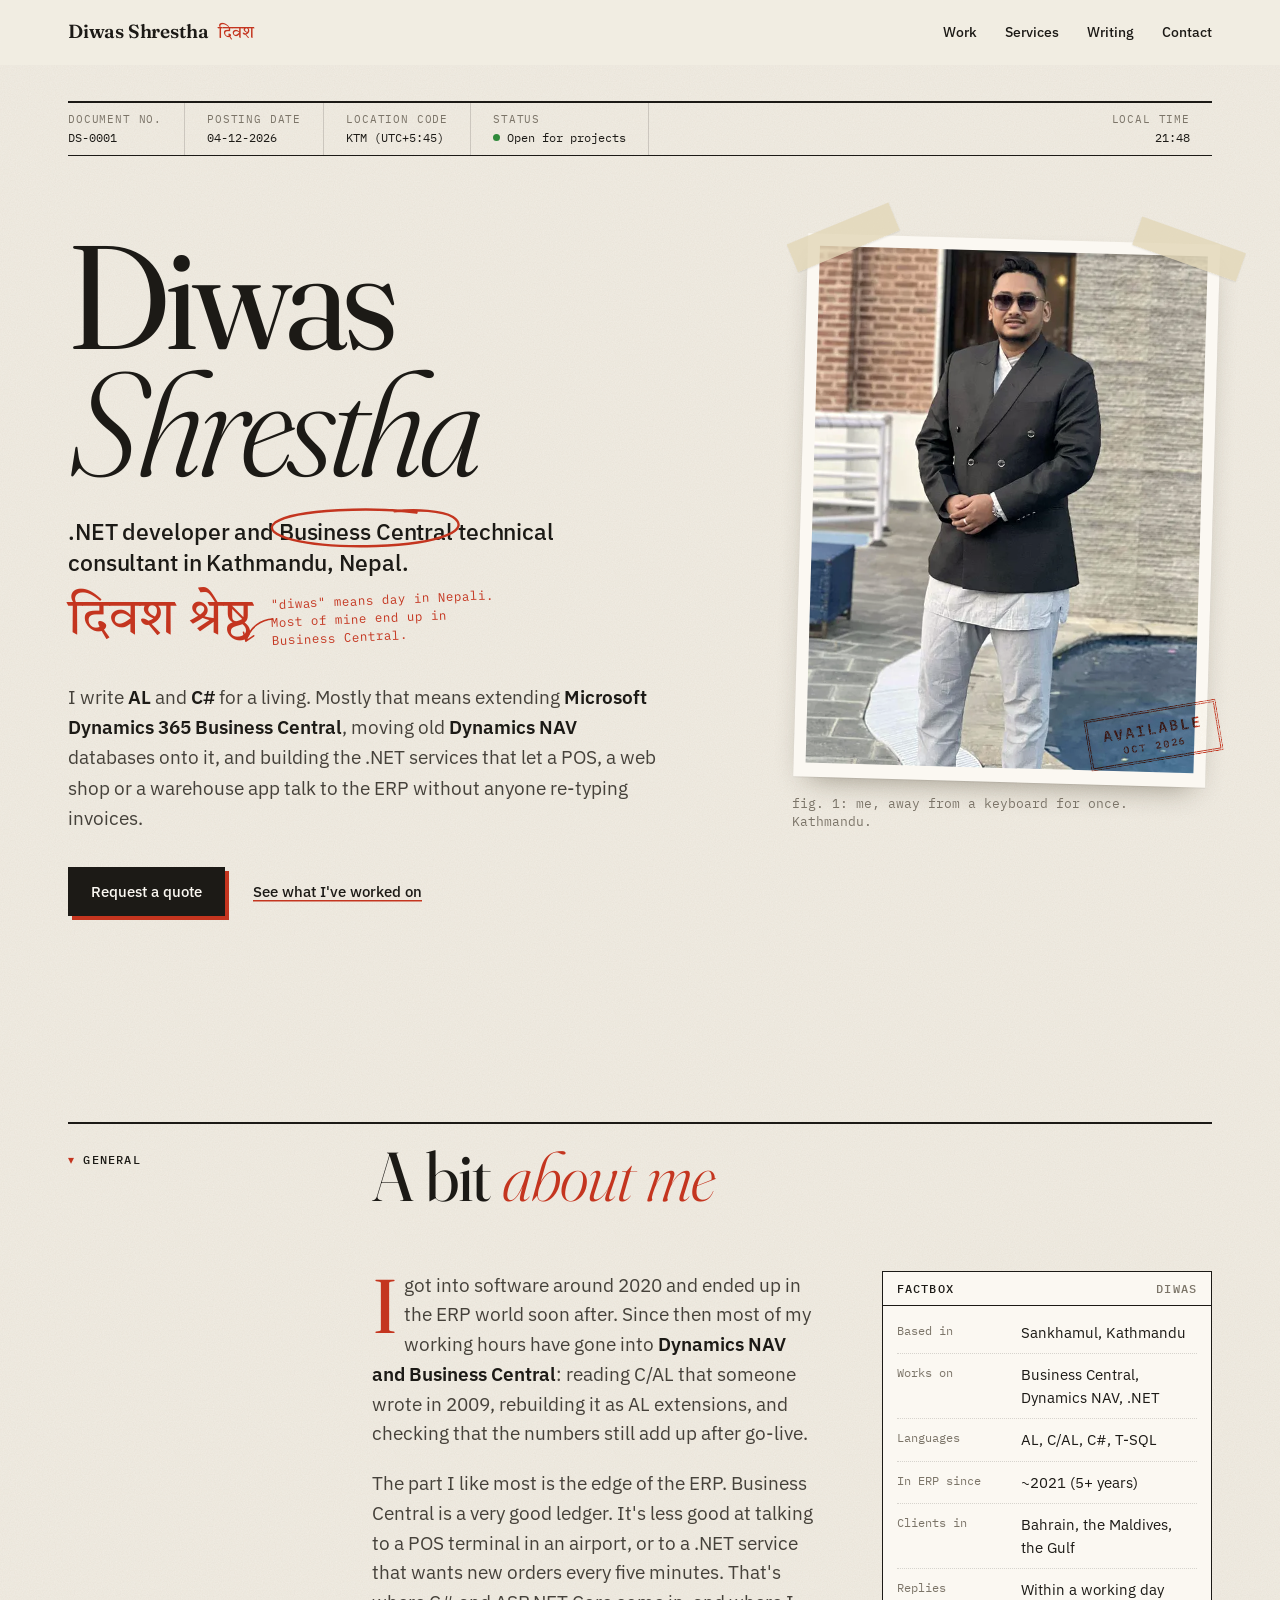
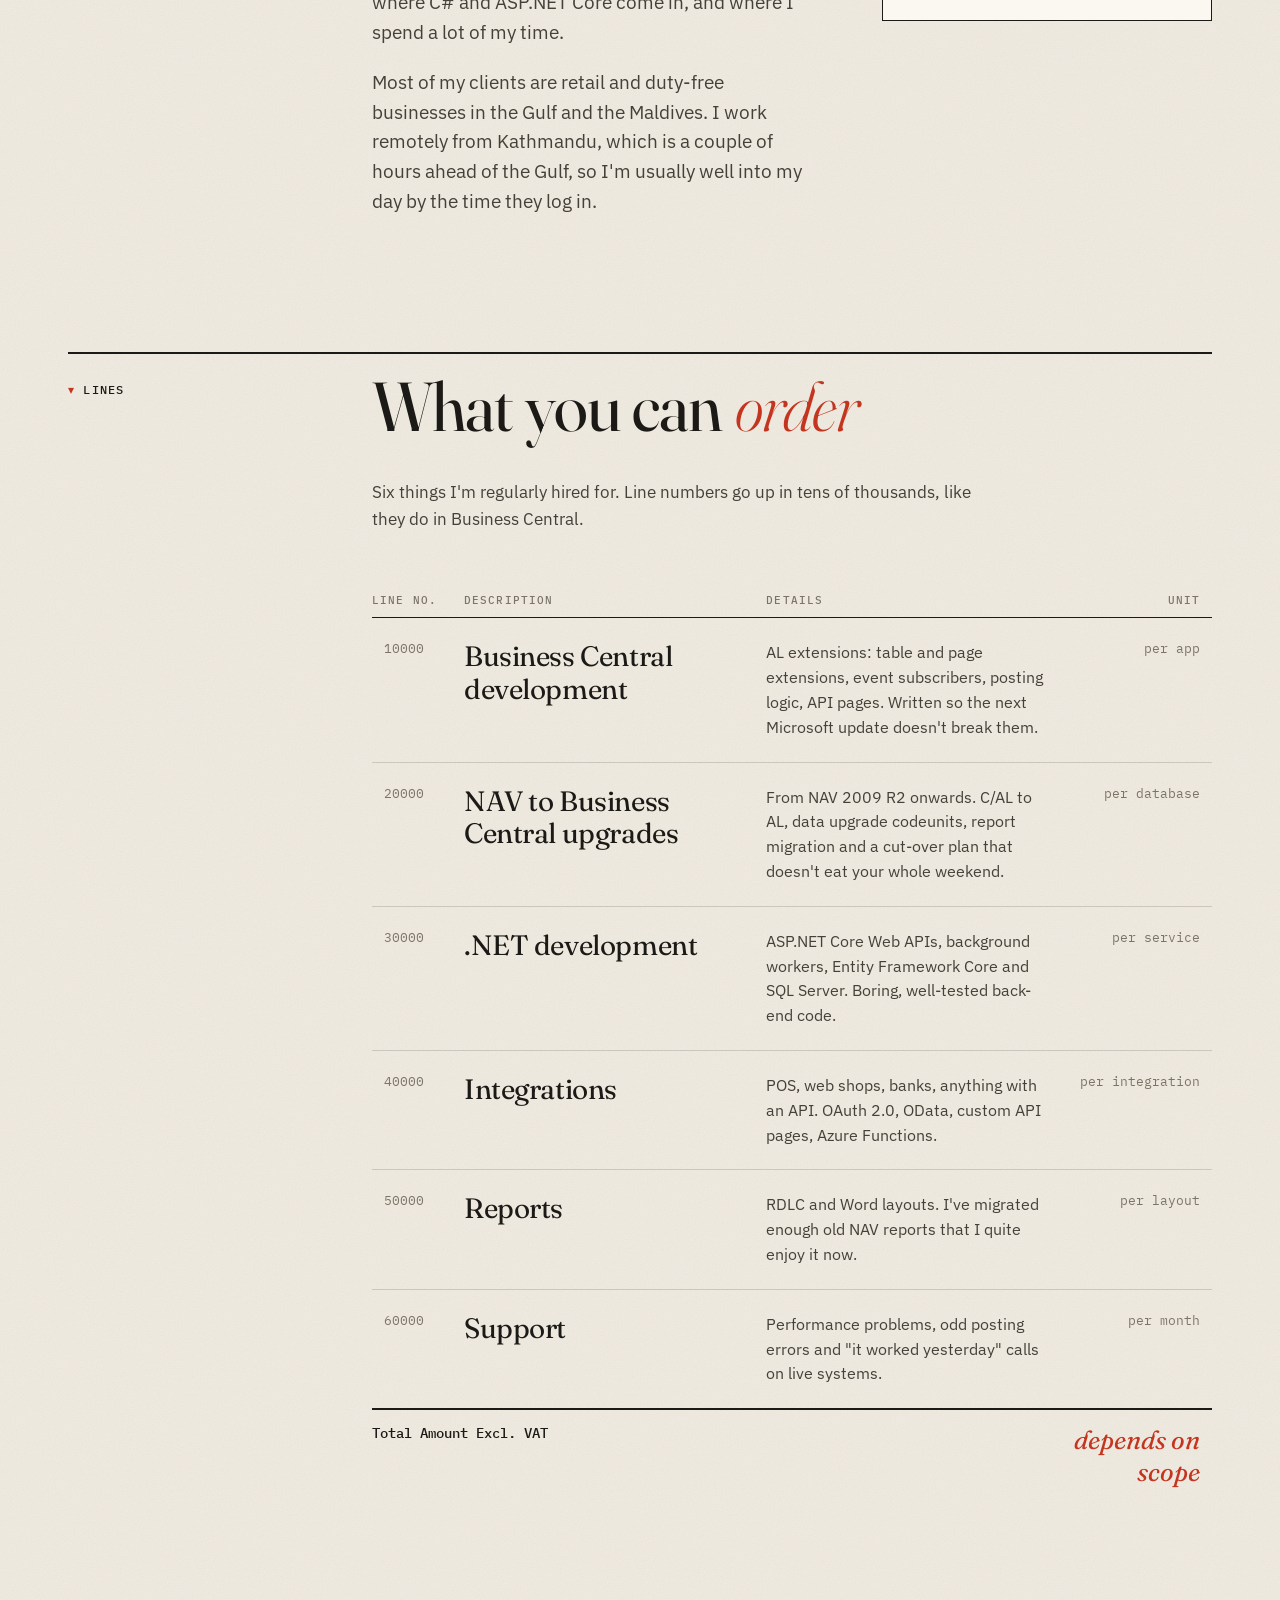
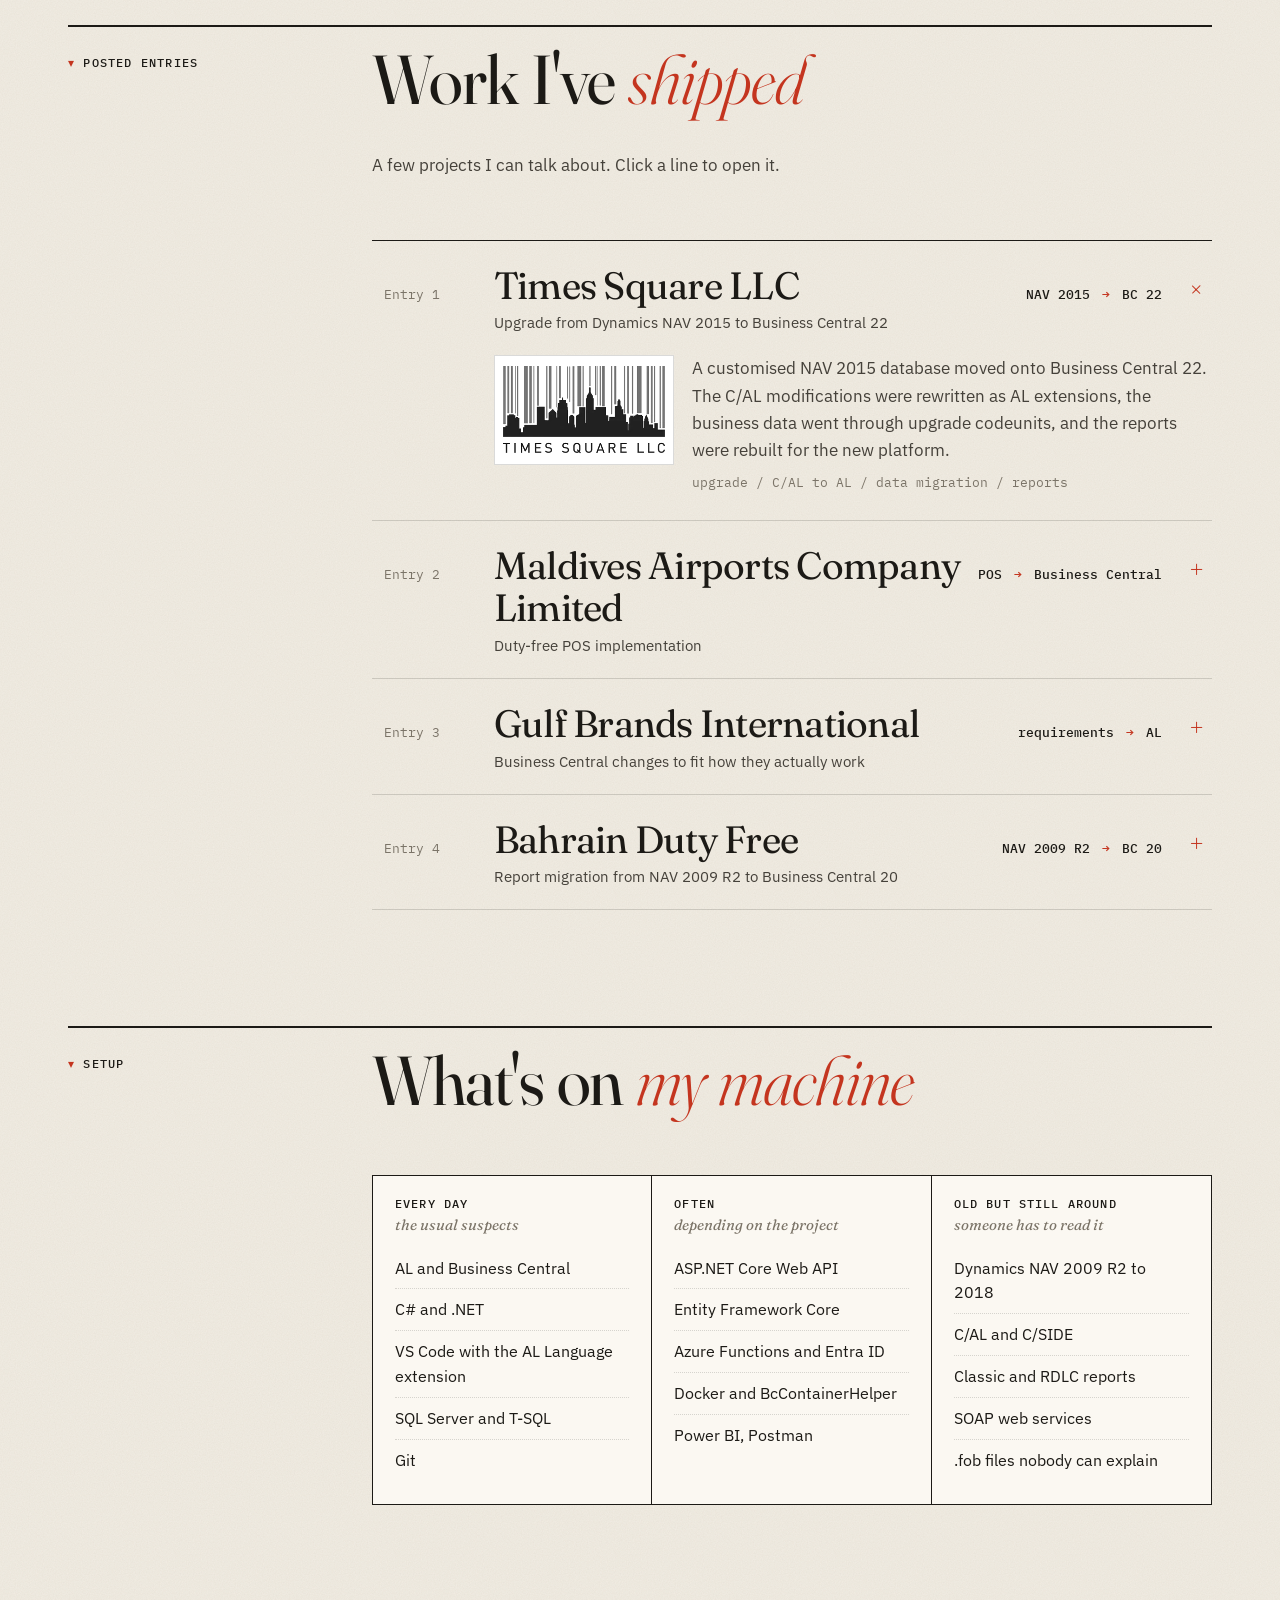
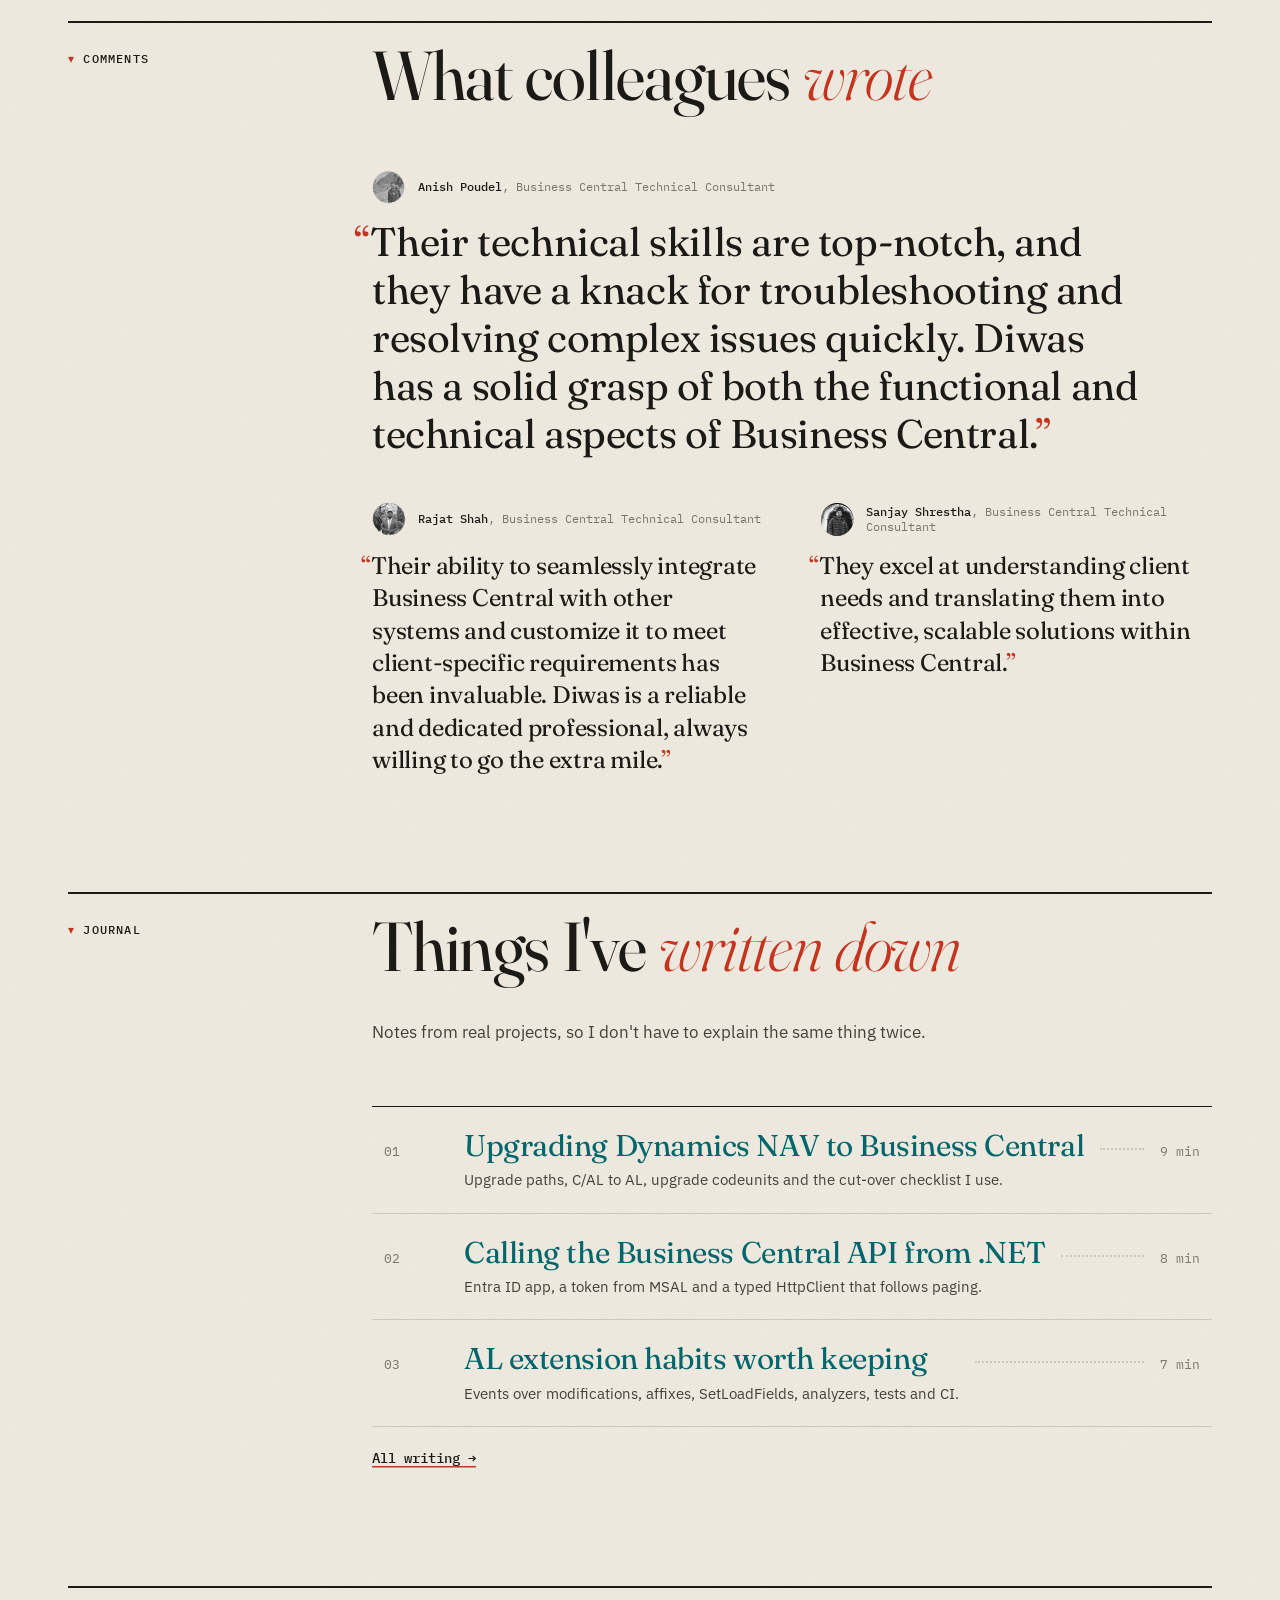
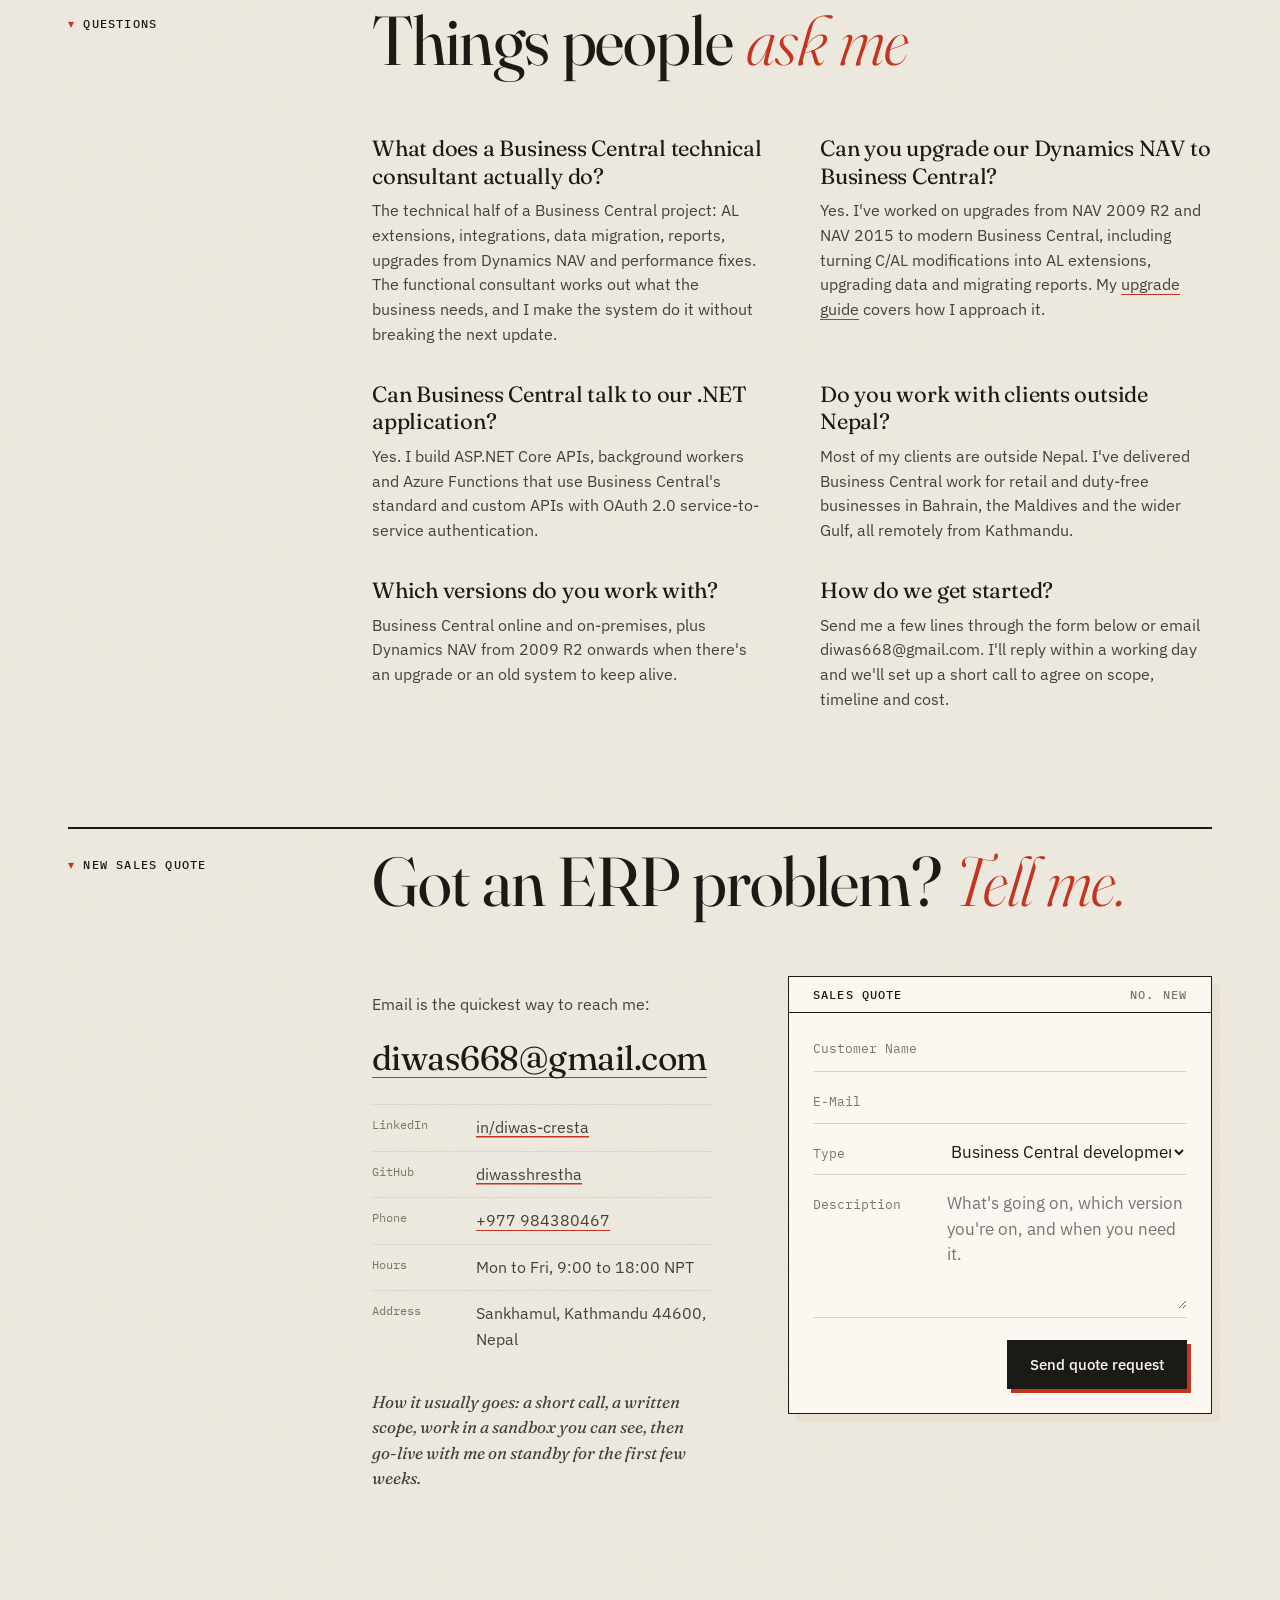
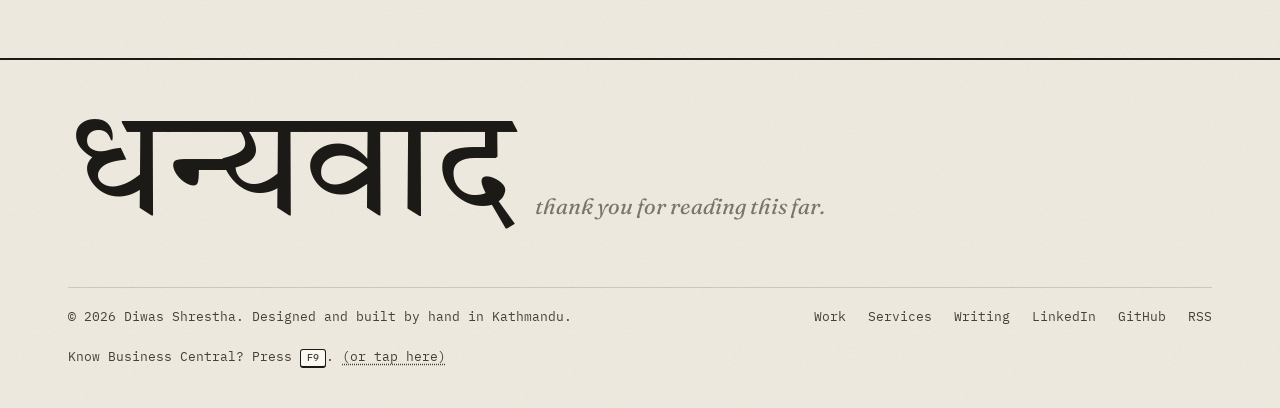
<file: index.html>
<!doctype html>
<html lang="en">
<head>
  <meta charset="utf-8">
  <meta name="viewport" content="width=device-width, initial-scale=1, viewport-fit=cover">
  <title>Diwas Shrestha | .NET Developer &amp; Business Central Consultant</title>
  <meta name="description" content="Diwas Shrestha, .NET developer &amp; Dynamics 365 Business Central technical consultant in Kathmandu, Nepal. AL extensions, NAV to BC upgrades, ERP integrations.">
  <meta name="author" content="Diwas Shrestha">
  <meta name="robots" content="index, follow, max-image-preview:large, max-snippet:-1, max-video-preview:-1">
  <link rel="canonical" href="https://www.diwasstha.com.np/">
  <meta name="theme-color" content="#f2ede3">

  <!-- Open Graph / social -->
  <meta property="og:type" content="profile">
  <meta property="og:site_name" content="Diwas Shrestha">
  <meta property="og:title" content="Diwas Shrestha | .NET Developer &amp; Business Central Technical Consultant">
  <meta property="og:description" content="AL extensions, Dynamics NAV to Business Central upgrades, ASP.NET Core APIs and ERP integrations. Built from Kathmandu, Nepal for clients worldwide.">
  <meta property="og:url" content="https://www.diwasstha.com.np/">
  <meta property="og:image" content="https://www.diwasstha.com.np/assets/img/og-image.jpg?v=41c9e289">
  <meta property="og:image:width" content="1200">
  <meta property="og:image:height" content="630">
  <meta property="og:image:alt" content="Diwas Shrestha, .NET Developer and Business Central Consultant">
  <meta property="og:locale" content="en_US">
  <meta property="profile:first_name" content="Diwas">
  <meta property="profile:last_name" content="Shrestha">
  <meta name="twitter:card" content="summary_large_image">
  <meta name="twitter:title" content="Diwas Shrestha | .NET Developer &amp; Business Central Consultant">
  <meta name="twitter:description" content="AL extensions, NAV to Business Central upgrades, ASP.NET Core APIs and ERP integrations.">
  <meta name="twitter:image" content="https://www.diwasstha.com.np/assets/img/og-image.jpg?v=41c9e289">

  <link rel="icon" href="/favicon.ico?v=9b64c440" sizes="any">
  <link rel="icon" href="/assets/img/favicon.svg?v=4fa4dcc1" type="image/svg+xml">
  <link rel="icon" href="/assets/img/favicon-32.png?v=d9f9f72f" sizes="32x32" type="image/png">
  <link rel="apple-touch-icon" href="/assets/img/apple-touch-icon.png?v=046c7da8">
  <link rel="manifest" href="/site.webmanifest">

  <link rel="preconnect" href="https://fonts.googleapis.com">
  <link rel="preconnect" href="https://fonts.gstatic.com" crossorigin>
  <link rel="stylesheet" href="https://fonts.googleapis.com/css2?family=Fraunces:ital,opsz,wght,SOFT@0,9..144,300..600,0..100;1,9..144,300..600,0..100&amp;family=IBM+Plex+Mono:wght@400;500&amp;family=IBM+Plex+Sans:wght@400;500;600&amp;family=Tiro+Devanagari+Hindi&amp;display=swap">
  <link rel="stylesheet" href="/assets/css/style.css?v=07de8a34">
  <script>document.documentElement.classList.add('js')</script>

  <script type="application/ld+json">
{
  "@context": "https://schema.org",
  "@graph": [
    {
      "@type": "WebSite",
      "@id": "https://www.diwasstha.com.np/#website",
      "url": "https://www.diwasstha.com.np/",
      "name": "Diwas Shrestha",
      "alternateName": [
        "Diwas Stha",
        "diwasstha.com.np"
      ],
      "description": ".NET Developer and Microsoft Dynamics 365 Business Central Technical Consultant",
      "inLanguage": "en",
      "publisher": {
        "@id": "https://www.diwasstha.com.np/#person"
      }
    },
    {
      "@type": "Person",
      "@id": "https://www.diwasstha.com.np/#person",
      "name": "Diwas Shrestha",
      "alternateName": "Diwas Stha",
      "givenName": "Diwas",
      "familyName": "Shrestha",
      "url": "https://www.diwasstha.com.np/",
      "image": "https://www.diwasstha.com.np/assets/img/diwas-shrestha.jpg",
      "email": "mailto:diwas668@gmail.com",
      "jobTitle": [
        ".NET Developer",
        "Business Central Technical Consultant"
      ],
      "description": "Diwas Shrestha is a .NET developer and Microsoft Dynamics 365 Business Central technical consultant based in Kathmandu, Nepal, specialising in AL extension development, Dynamics NAV to Business Central upgrades and ERP integrations.",
      "address": {
        "@type": "PostalAddress",
        "streetAddress": "Sankhamul",
        "addressLocality": "Kathmandu",
        "postalCode": "44600",
        "addressRegion": "Bagmati",
        "addressCountry": "NP"
      },
      "nationality": {
        "@type": "Country",
        "name": "Nepal"
      },
      "knowsAbout": [
        "Microsoft Dynamics 365 Business Central",
        "Microsoft Dynamics NAV",
        "AL programming language",
        "C/AL",
        "C#",
        ".NET",
        "ASP.NET Core",
        "Entity Framework Core",
        "SQL Server",
        "Microsoft Azure",
        "ERP integration",
        "REST APIs",
        "OData",
        "RDLC reports",
        "Power BI",
        "Point of Sale (POS) systems"
      ],
      "hasOccupation": [
        {
          "@type": "Occupation",
          "name": "Business Central Technical Consultant",
          "occupationLocation": {
            "@type": "City",
            "name": "Kathmandu"
          },
          "skills": "AL development, Dynamics NAV to Business Central upgrades, report migration, ERP customisation, integrations"
        },
        {
          "@type": "Occupation",
          "name": ".NET Developer",
          "occupationLocation": {
            "@type": "City",
            "name": "Kathmandu"
          },
          "skills": "C#, ASP.NET Core Web API, Entity Framework Core, SQL Server, Azure"
        }
      ],
      "sameAs": [
        "https://www.linkedin.com/in/diwas-cresta/",
        "https://github.com/diwasshrestha"
      ]
    },
    {
      "@type": "ProfilePage",
      "@id": "https://www.diwasstha.com.np/#webpage",
      "url": "https://www.diwasstha.com.np/",
      "name": "Diwas Shrestha | .NET Developer & Business Central Consultant",
      "isPartOf": {
        "@id": "https://www.diwasstha.com.np/#website"
      },
      "about": {
        "@id": "https://www.diwasstha.com.np/#person"
      },
      "mainEntity": {
        "@id": "https://www.diwasstha.com.np/#person"
      },
      "primaryImageOfPage": "https://www.diwasstha.com.np/assets/img/og-image.jpg?v=41c9e289",
      "dateModified": "2026-10-08",
      "inLanguage": "en"
    },
    {
      "@type": "ProfessionalService",
      "@id": "https://www.diwasstha.com.np/#service",
      "name": "Diwas Shrestha — Business Central & .NET Consulting",
      "url": "https://www.diwasstha.com.np/",
      "image": "https://www.diwasstha.com.np/assets/img/og-image.jpg?v=41c9e289",
      "email": "diwas668@gmail.com",
      "founder": {
        "@id": "https://www.diwasstha.com.np/#person"
      },
      "address": {
        "@type": "PostalAddress",
        "streetAddress": "Sankhamul",
        "addressLocality": "Kathmandu",
        "postalCode": "44600",
        "addressCountry": "NP"
      },
      "areaServed": [
        "Nepal",
        "Bahrain",
        "Maldives",
        "United Arab Emirates",
        "Worldwide"
      ],
      "openingHours": "Mo-Fr 09:00-18:00",
      "hasOfferCatalog": {
        "@type": "OfferCatalog",
        "name": "Services",
        "itemListElement": [
          {
            "@type": "Offer",
            "itemOffered": {
              "@type": "Service",
              "name": "Business Central AL extension development"
            }
          },
          {
            "@type": "Offer",
            "itemOffered": {
              "@type": "Service",
              "name": "Dynamics NAV to Business Central upgrade"
            }
          },
          {
            "@type": "Offer",
            "itemOffered": {
              "@type": "Service",
              "name": ".NET and ASP.NET Core development"
            }
          },
          {
            "@type": "Offer",
            "itemOffered": {
              "@type": "Service",
              "name": "Business Central API & ERP integration"
            }
          },
          {
            "@type": "Offer",
            "itemOffered": {
              "@type": "Service",
              "name": "RDLC / Word report development and migration"
            }
          },
          {
            "@type": "Offer",
            "itemOffered": {
              "@type": "Service",
              "name": "Retail & POS implementation on Business Central"
            }
          }
        ]
      }
    },
    {
      "@type": "FAQPage",
      "@id": "https://www.diwasstha.com.np/#faq",
      "mainEntity": [
        {
          "@type": "Question",
          "name": "What does a Business Central technical consultant actually do?",
          "acceptedAnswer": {
            "@type": "Answer",
            "text": "The technical half of a Business Central project: AL extensions, integrations, data migration, reports, upgrades from Dynamics NAV and performance fixes. The functional consultant works out what the business needs, and I make the system do it without breaking the next update."
          }
        },
        {
          "@type": "Question",
          "name": "Can you upgrade our Dynamics NAV to Business Central?",
          "acceptedAnswer": {
            "@type": "Answer",
            "text": "Yes. I've worked on upgrades from NAV 2009 R2 and NAV 2015 to modern Business Central, including turning C/AL modifications into AL extensions, upgrading data and migrating reports. My upgrade guide covers how I approach it."
          }
        },
        {
          "@type": "Question",
          "name": "Can Business Central talk to our .NET application?",
          "acceptedAnswer": {
            "@type": "Answer",
            "text": "Yes. I build ASP.NET Core APIs, background workers and Azure Functions that use Business Central's standard and custom APIs with OAuth 2.0 service-to-service authentication."
          }
        },
        {
          "@type": "Question",
          "name": "Do you work with clients outside Nepal?",
          "acceptedAnswer": {
            "@type": "Answer",
            "text": "Most of my clients are outside Nepal. I've delivered Business Central work for retail and duty-free businesses in Bahrain, the Maldives and the wider Gulf, all remotely from Kathmandu."
          }
        },
        {
          "@type": "Question",
          "name": "Which versions do you work with?",
          "acceptedAnswer": {
            "@type": "Answer",
            "text": "Business Central online and on-premises, plus Dynamics NAV from 2009 R2 onwards when there's an upgrade or an old system to keep alive."
          }
        },
        {
          "@type": "Question",
          "name": "How do we get started?",
          "acceptedAnswer": {
            "@type": "Answer",
            "text": "Send me a few lines through the form below or email diwas668@gmail.com. I'll reply within a working day and we'll set up a short call to agree on scope, timeline and cost."
          }
        }
      ]
    }
  ]
}
  </script>
</head>
<body class="no-js">
  <a class="skip" href="#main">Skip to content</a>

  <header class="top">
    <div class="wrap">
      <a class="brand" href="/" aria-label="Diwas Shrestha, home">Diwas Shrestha <span class="deva" lang="ne">दिवश</span></a>
      <button class="menu-toggle" type="button" aria-expanded="false" aria-controls="menu">Menu +</button>
      <ul class="menu" id="menu">
        <li><a href="#work">Work</a></li>
        <li><a href="#services">Services</a></li>
        <li><a href="/blog/">Writing</a></li>
        <li><a href="#contact">Contact</a></li>
      </ul>
    </div>
  </header>

  <main id="main">
    <section class="hero wrap" aria-labelledby="title">
      <div class="docbar" aria-label="Document header">
        <div><small>Document No.</small>DS-0001</div>
        <div><small>Posting Date</small><span data-today>08-10-2026</span></div>
        <div><small>Location Code</small>KTM (UTC+5:45)</div>
        <div><small>Status</small><span class="open">Open for projects</span></div>
        <div><small>Local time</small><span data-clock>--:--</span></div>
      </div>

      <div class="hero-grid">
        <div>
          <h1 id="title">
            <span class="name">Diwas <em>Shrestha</em></span>
            <span class="role">.NET developer and <span class="mark circle">Business Central<svg viewBox="0 0 200 60" preserveAspectRatio="none" aria-hidden="true"><path d="M150 8 C 110 0, 30 2, 10 22 C -6 40, 40 58, 110 55 C 175 52, 205 32, 186 14 C 175 5, 150 3, 128 6"/></svg></span> technical consultant in Kathmandu, Nepal.</span>
          </h1>
          <div class="native" lang="ne">दिवश श्रेष्ठ
            <span class="note" lang="en"><svg viewBox="0 0 34 30" aria-hidden="true"><path d="M32 4 C 20 4, 9 11, 4 25 M4 25 L 2 16 M4 25 L 12 20" fill="none" stroke="currentColor" stroke-width="1.6" stroke-linecap="round"/></svg>"diwas" means day in Nepali. Most of mine end up in Business Central.</span>
          </div>
          <p class="intro">I write <strong>AL</strong> and <strong>C#</strong> for a living. Mostly that means extending <strong>Microsoft Dynamics 365 Business Central</strong>, moving old <strong>Dynamics NAV</strong> databases onto it, and building the .NET services that let a POS, a web shop or a warehouse app talk to the ERP without anyone re-typing invoices.</p>
          <div class="actions">
            <a class="btn" href="#contact">Request a quote</a>
            <a class="textlink ul" href="#work">See what I've worked on</a>
          </div>
        </div>

        <figure class="print">
          <span class="tape a" aria-hidden="true"></span><span class="tape b" aria-hidden="true"></span>
          <div class="photo">
            <img src="/assets/img/diwas-shrestha.webp" width="600" height="800" alt="Diwas Shrestha, .NET developer and Business Central consultant, standing outdoors in Kathmandu" fetchpriority="high">
          </div>
          <span class="stamp" aria-hidden="true">Available<small>Oct 2026</small></span>
          <figcaption>fig. 1: me, away from a keyboard for once. Kathmandu.</figcaption>
        </figure>
      </div>
    </section>

    <!-- General -->
    <section class="sec wrap" id="about" aria-labelledby="about-h">
      <header class="sec-head reveal"><span class="tab">General</span><h2 id="about-h">A bit <em>about me</em></h2></header>
      <div class="body-grid">
        <div class="main about">
          <div class="prose-lg reveal">
            <p>I got into software around 2020 and ended up in the ERP world soon after. Since then most of my working hours have gone into <strong>Dynamics NAV and Business Central</strong>: reading C/AL that someone wrote in 2009, rebuilding it as AL extensions, and checking that the numbers still add up after go-live.</p>
            <p>The part I like most is the edge of the ERP. Business Central is a very good ledger. It's less good at talking to a POS terminal in an airport, or to a .NET service that wants new orders every five minutes. That's where C# and ASP.NET Core come in, and where I spend a lot of my time.</p>
            <p>Most of my clients are retail and duty-free businesses in the Gulf and the Maldives. I work remotely from Kathmandu, which is a couple of hours ahead of the Gulf, so I'm usually well into my day by the time they log in.</p>
          </div>
          <aside class="factbox reveal" aria-label="Quick facts">
            <h3>FactBox <span>Diwas</span></h3>
            <dl>
              <div><dt>Based in</dt><dd>Sankhamul, Kathmandu</dd></div>
              <div><dt>Works on</dt><dd>Business Central, Dynamics NAV, .NET</dd></div>
              <div><dt>Languages</dt><dd>AL, C/AL, C#, T-SQL</dd></div>
              <div><dt>In ERP since</dt><dd>~2021 (5+ years)</dd></div>
              <div><dt>Clients in</dt><dd>Bahrain, the Maldives, the Gulf</dd></div>
              <div><dt>Replies</dt><dd>Within a working day</dd></div>
            </dl>
          </aside>
        </div>
      </div>
    </section>

    <!-- Lines -->
    <section class="sec wrap" id="services" aria-labelledby="services-h">
      <header class="sec-head reveal"><span class="tab">Lines</span><h2 id="services-h">What you can <em>order</em></h2><p>Six things I'm regularly hired for. Line numbers go up in tens of thousands, like they do in Business Central.</p></header>
      <div class="body-grid">
        <div class="main">
          <table class="lines reveal">
            <thead><tr><th scope="col">Line No.</th><th scope="col">Description</th><th scope="col">Details</th><th scope="col" style="text-align:right;padding-right:12px">Unit</th></tr></thead>
            <tbody>
              <tr><td class="no">10000</td><td class="desc">Business Central development</td><td class="what">AL extensions: table and page extensions, event subscribers, posting logic, API pages. Written so the next Microsoft update doesn't break them.</td><td class="unit">per app</td></tr>
              <tr><td class="no">20000</td><td class="desc">NAV to Business Central upgrades</td><td class="what">From NAV 2009 R2 onwards. C/AL to AL, data upgrade codeunits, report migration and a cut-over plan that doesn't eat your whole weekend.</td><td class="unit">per database</td></tr>
              <tr><td class="no">30000</td><td class="desc">.NET development</td><td class="what">ASP.NET Core Web APIs, background workers, Entity Framework Core and SQL Server. Boring, well-tested back-end code.</td><td class="unit">per service</td></tr>
              <tr><td class="no">40000</td><td class="desc">Integrations</td><td class="what">POS, web shops, banks, anything with an API. OAuth 2.0, OData, custom API pages, Azure Functions.</td><td class="unit">per integration</td></tr>
              <tr><td class="no">50000</td><td class="desc">Reports</td><td class="what">RDLC and Word layouts. I've migrated enough old NAV reports that I quite enjoy it now.</td><td class="unit">per layout</td></tr>
              <tr><td class="no">60000</td><td class="desc">Support</td><td class="what">Performance problems, odd posting errors and "it worked yesterday" calls on live systems.</td><td class="unit">per month</td></tr>
            </tbody>
            <tfoot><tr><td colspan="3">Total Amount Excl. VAT</td><td><span class="amt">depends on scope</span></td></tr></tfoot>
          </table>
        </div>
      </div>
    </section>

    <!-- Posted entries -->
    <section class="sec wrap" id="work" aria-labelledby="work-h">
      <header class="sec-head reveal"><span class="tab">Posted Entries</span><h2 id="work-h">Work I've <em>shipped</em></h2><p>A few projects I can talk about. Click a line to open it.</p></header>
      <div class="body-grid">
        <div class="main entries reveal">
          <details class="entry" open>
            <summary><span class="eno">Entry 1</span><span class="client">Times Square LLC<small>Upgrade from Dynamics NAV 2015 to Business Central 22</small></span><span class="route">NAV 2015 <b>→</b> BC 22</span><span class="tog" aria-hidden="true">+</span></summary>
            <div class="entry-body">
              <div class="logo"><img src="/assets/img/clients/times-square-llc.webp" width="320" height="180" alt="Times Square LLC logo" loading="lazy"></div>
              <div><p>A customised NAV 2015 database moved onto Business Central 22. The C/AL modifications were rewritten as AL extensions, the business data went through upgrade codeunits, and the reports were rebuilt for the new platform.</p><div class="tags">upgrade / C/AL to AL / data migration / reports</div></div>
            </div>
          </details>
          <details class="entry">
            <summary><span class="eno">Entry 2</span><span class="client">Maldives Airports Company Limited<small>Duty-free POS implementation</small></span><span class="route">POS <b>→</b> Business Central</span><span class="tog" aria-hidden="true">+</span></summary>
            <div class="entry-body">
              <div class="logo"><img src="/assets/img/clients/maldives-airports-company.webp" width="320" height="180" alt="Maldives Airports Company Limited logo" loading="lazy"></div>
              <div><p>Point-of-sale for airport duty-free retail, with store transactions flowing into Business Central for inventory, sales and financial posting. Airports don't close, so the integration has to keep up.</p><div class="tags">retail / POS / duty-free / implementation</div></div>
            </div>
          </details>
          <details class="entry">
            <summary><span class="eno">Entry 3</span><span class="client">Gulf Brands International<small>Business Central changes to fit how they actually work</small></span><span class="route">requirements <b>→</b> AL</span><span class="tog" aria-hidden="true">+</span></summary>
            <div class="entry-body">
              <div class="logo"><img src="/assets/img/clients/gulf-brands-international.webp" width="320" height="180" alt="Gulf Brands International logo" loading="lazy"></div>
              <div><p>Ongoing enhancements to an existing Business Central environment: new fields, pages, processes and business logic, worked out with the client and shipped as AL extensions they can keep upgrading.</p><div class="tags">customisation / AL extensions / business process</div></div>
            </div>
          </details>
          <details class="entry">
            <summary><span class="eno">Entry 4</span><span class="client">Bahrain Duty Free<small>Report migration from NAV 2009 R2 to Business Central 20</small></span><span class="route">NAV 2009 R2 <b>→</b> BC 20</span><span class="tog" aria-hidden="true">+</span></summary>
            <div class="entry-body">
              <div class="logo"><img src="/assets/img/clients/bahrain-duty-free.webp" width="320" height="180" alt="Bahrain Duty Free logo" loading="lazy"></div>
              <div><p>Classic NAV 2009 R2 reports don't carry over to Business Central, so they were rebuilt on BC 20: new datasets, new layouts, and the same documents finance and operations were used to.</p><div class="tags">reports / RDLC / migration</div></div>
            </div>
          </details>
        </div>
      </div>
    </section>

    <!-- Setup -->
    <section class="sec wrap" id="stack" aria-labelledby="stack-h">
      <header class="sec-head reveal"><span class="tab">Setup</span><h2 id="stack-h">What's on <em>my machine</em></h2></header>
      <div class="body-grid">
        <div class="main setup reveal">
          <div>
            <h3>Every day</h3><p class="hint">the usual suspects</p>
            <ul><li>AL and Business Central</li><li>C# and .NET</li><li>VS Code with the AL Language extension</li><li>SQL Server and T-SQL</li><li>Git</li></ul>
          </div>
          <div>
            <h3>Often</h3><p class="hint">depending on the project</p>
            <ul><li>ASP.NET Core Web API</li><li>Entity Framework Core</li><li>Azure Functions and Entra ID</li><li>Docker and BcContainerHelper</li><li>Power BI, Postman</li></ul>
          </div>
          <div>
            <h3>Old but still around</h3><p class="hint">someone has to read it</p>
            <ul><li>Dynamics NAV 2009 R2 to 2018</li><li>C/AL and C/SIDE</li><li>Classic and RDLC reports</li><li>SOAP web services</li><li>.fob files nobody can explain</li></ul>
          </div>
        </div>
      </div>
    </section>

    <!-- Comments -->
    <section class="sec wrap" id="testimonials" aria-labelledby="comments-h">
      <header class="sec-head reveal"><span class="tab">Comments</span><h2 id="comments-h">What colleagues <em>wrote</em></h2></header>
      <div class="body-grid">
        <div class="main comments">
          <figure class="comment lead reveal">
            <figcaption class="meta"><img src="/assets/img/people/anish-poudel.webp" width="68" height="68" alt="" loading="lazy"><span><b>Anish Poudel</b>, Business Central Technical Consultant</span></figcaption>
            <blockquote>Their technical skills are top-notch, and they have a knack for troubleshooting and resolving complex issues quickly. Diwas has a solid grasp of both the functional and technical aspects of Business Central.</blockquote>
          </figure>
          <figure class="comment reveal">
            <figcaption class="meta"><img src="/assets/img/people/rajat-shah.webp" width="68" height="68" alt="" loading="lazy"><span><b>Rajat Shah</b>, Business Central Technical Consultant</span></figcaption>
            <blockquote>Their ability to seamlessly integrate Business Central with other systems and customize it to meet client-specific requirements has been invaluable. Diwas is a reliable and dedicated professional, always willing to go the extra mile.</blockquote>
          </figure>
          <figure class="comment reveal">
            <figcaption class="meta"><img src="/assets/img/people/sanjay-shrestha.webp" width="68" height="68" alt="" loading="lazy"><span><b>Sanjay Shrestha</b>, Business Central Technical Consultant</span></figcaption>
            <blockquote>They excel at understanding client needs and translating them into effective, scalable solutions within Business Central.</blockquote>
          </figure>
        </div>
      </div>
    </section>

    <!-- Journal -->
    <section class="sec wrap" id="blog" aria-labelledby="blog-h">
      <header class="sec-head reveal"><span class="tab">Journal</span><h2 id="blog-h">Things I've <em>written down</em></h2><p>Notes from real projects, so I don't have to explain the same thing twice.</p></header>
      <div class="body-grid">
        <div class="main reveal">
          <ol class="toc-list">
            <li><a href="/blog/nav-to-business-central-upgrade-guide/"><span class="n">01</span><span class="t">Upgrading Dynamics NAV to Business Central<small>Upgrade paths, C/AL to AL, upgrade codeunits and the cut-over checklist I use.</small></span><span class="dots"></span><span class="m">9 min</span></a></li>
            <li><a href="/blog/business-central-api-dotnet-integration/"><span class="n">02</span><span class="t">Calling the Business Central API from .NET<small>Entra ID app, a token from MSAL and a typed HttpClient that follows paging.</small></span><span class="dots"></span><span class="m">8 min</span></a></li>
            <li><a href="/blog/al-extension-development-best-practices/"><span class="n">03</span><span class="t">AL extension habits worth keeping<small>Events over modifications, affixes, SetLoadFields, analyzers, tests and CI.</small></span><span class="dots"></span><span class="m">7 min</span></a></li>
          </ol>
          <a class="more ul" href="/blog/">All writing →</a>
        </div>
      </div>
    </section>

    <!-- Questions -->
    <section class="sec wrap" id="faq" aria-labelledby="faq-h">
      <header class="sec-head reveal"><span class="tab">Questions</span><h2 id="faq-h">Things people <em>ask me</em></h2></header>
      <div class="body-grid">
        <div class="main qa">
          <div class="reveal"><h3>What does a Business Central technical consultant actually do?</h3><p>The technical half of a Business Central project: AL extensions, integrations, data migration, reports, upgrades from Dynamics NAV and performance fixes. The functional consultant works out what the business needs, and I make the system do it without breaking the next update.</p></div>
          <div class="reveal"><h3>Can you upgrade our Dynamics NAV to Business Central?</h3><p>Yes. I've worked on upgrades from NAV 2009 R2 and NAV 2015 to modern Business Central, including turning C/AL modifications into AL extensions, upgrading data and migrating reports. My <a class="ul" href="/blog/nav-to-business-central-upgrade-guide/">upgrade guide</a> covers how I approach it.</p></div>
          <div class="reveal"><h3>Can Business Central talk to our .NET application?</h3><p>Yes. I build ASP.NET Core APIs, background workers and Azure Functions that use Business Central's standard and custom APIs with OAuth 2.0 service-to-service authentication.</p></div>
          <div class="reveal"><h3>Do you work with clients outside Nepal?</h3><p>Most of my clients are outside Nepal. I've delivered Business Central work for retail and duty-free businesses in Bahrain, the Maldives and the wider Gulf, all remotely from Kathmandu.</p></div>
          <div class="reveal"><h3>Which versions do you work with?</h3><p>Business Central online and on-premises, plus Dynamics NAV from 2009 R2 onwards when there's an upgrade or an old system to keep alive.</p></div>
          <div class="reveal"><h3>How do we get started?</h3><p>Send me a few lines through the form below or email diwas668@gmail.com. I'll reply within a working day and we'll set up a short call to agree on scope, timeline and cost.</p></div>
        </div>
      </div>
    </section>

    <!-- New quote -->
    <section class="sec wrap" id="contact" aria-labelledby="contact-h">
      <header class="sec-head reveal"><span class="tab">New Sales Quote</span><h2 id="contact-h">Got an ERP problem? <em>Tell me.</em></h2></header>
      <div class="body-grid">
        <div class="main quote">
          <div class="reach reveal">
            <p>Email is the quickest way to reach me:</p>
            <a class="email" href="mailto:diwas668@gmail.com">diwas668@gmail.com</a>
            <dl>
              <div><dt>LinkedIn</dt><dd><a class="ul" href="https://www.linkedin.com/in/diwas-cresta/" rel="me noopener" target="_blank">in/diwas-cresta</a></dd></div>
              <div><dt>GitHub</dt><dd><a class="ul" href="https://github.com/diwasshrestha" rel="me noopener" target="_blank">diwasshrestha</a></dd></div>
              <div><dt>Phone</dt><dd><a class="ul" href="tel:+977984380467">+977 984380467</a></dd></div>
              <div><dt>Hours</dt><dd>Mon to Fri, 9:00 to 18:00 NPT</dd></div>
              <div><dt>Address</dt><dd>Sankhamul, Kathmandu 44600, Nepal</dd></div>
            </dl>
            <p class="how">How it usually goes: a short call, a written scope, work in a sandbox you can see, then go-live with me on standby for the first few weeks.</p>
          </div>

          <form class="form reveal" id="contact-form" action="https://api.web3forms.com/submit" method="POST">
            <p class="form-title">Sales Quote <span>No. NEW</span></p>
            <input type="hidden" name="access_key" value="c5b3ed03-490a-40f8-8b5c-86f8a0c2a8e7">
            <input type="hidden" name="subject" value="New enquiry from diwasstha.com.np">
            <input type="hidden" name="from_name" value="diwasstha.com.np">
            <input type="checkbox" name="botcheck" class="hp" tabindex="-1" autocomplete="off" aria-hidden="true">
            <div class="field"><label for="f-name">Customer Name</label><input id="f-name" name="name" type="text" autocomplete="name" required></div>
            <div class="field"><label for="f-email">E-Mail</label><input id="f-email" name="email" type="email" autocomplete="email" required></div>
            <div class="field"><label for="f-topic">Type</label>
              <select id="f-topic" name="topic">
                <option>Business Central development</option>
                <option>NAV to Business Central upgrade</option>
                <option>.NET development</option>
                <option>Integration</option>
                <option>Reports</option>
                <option>Something else</option>
              </select>
            </div>
            <div class="field"><label for="f-msg">Description</label><textarea id="f-msg" name="message" placeholder="What's going on, which version you're on, and when you need it." required></textarea></div>
            <div class="form-foot">
              <span class="status" id="form-status" role="status" aria-live="polite"></span>
              <button class="btn" type="submit">Send quote request</button>
            </div>
          </form>
        </div>
      </div>
    </section>
  </main>

  <footer class="foot">
    <div class="wrap">
      <div class="thanks"><span class="deva" lang="ne">धन्यवाद</span><span>thank you for reading this far.</span></div>
      <div class="foot-row">
        <span>© <span data-year>2026</span> Diwas Shrestha. Designed and built by hand in Kathmandu.</span>
        <nav aria-label="Footer"><a href="#work">Work</a><a href="#services">Services</a><a href="/blog/">Writing</a><a href="https://www.linkedin.com/in/diwas-cresta/" rel="me noopener" target="_blank">LinkedIn</a><a href="https://github.com/diwasshrestha" rel="me noopener" target="_blank">GitHub</a><a href="/feed.xml">RSS</a></nav>
        <span>Know Business Central? Press <kbd>F9</kbd>. <button type="button" data-post>(or tap here)</button></span>
      </div>
    </div>
  </footer>

  <dialog class="bc-dialog" id="post-dialog">
    <div class="bd"><p id="post-msg">Do you want to post this page?</p><small id="post-sub">Document No. DS-0001</small><div class="bar" hidden><i></i></div></div>
    <div class="bf" id="post-btns"><button class="primary" type="button" data-yes>Yes</button><button type="button" data-no>No</button></div>
  </dialog>

  <script src="/assets/js/main.js?v=330af5a3" defer></script>
</body>
</html>
</file>
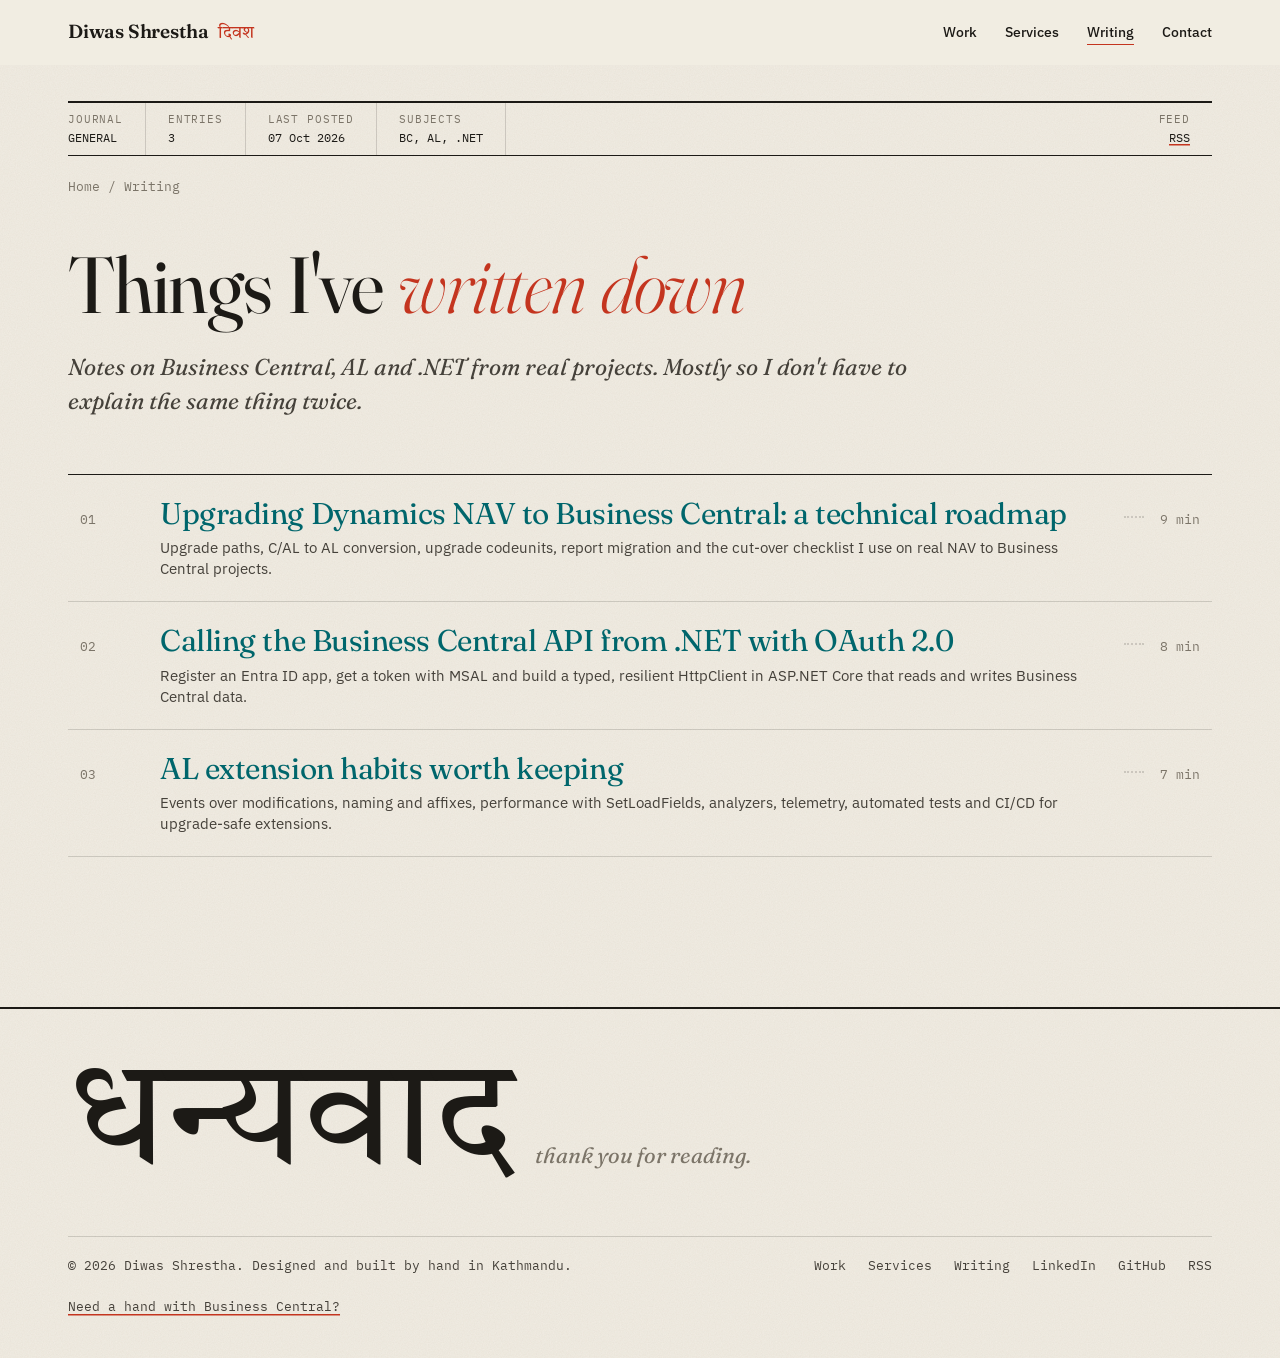
<file: blog/index.html>
<!doctype html>
<html lang="en">
<head>
  <meta charset="utf-8">
  <meta name="viewport" content="width=device-width, initial-scale=1, viewport-fit=cover">
  <title>Business Central &amp; .NET Writing | Diwas Shrestha</title>
  <meta name="description" content="Notes on Microsoft Dynamics 365 Business Central, AL extension development, NAV to BC upgrades and .NET integration, by Diwas Shrestha.">
  <meta name="author" content="Diwas Shrestha">
  <meta name="robots" content="index, follow, max-image-preview:large, max-snippet:-1, max-video-preview:-1">
  <link rel="canonical" href="https://www.diwasstha.com.np/blog/">
  <meta name="theme-color" content="#f2ede3">
  <meta property="og:type" content="website">
  <meta property="og:site_name" content="Diwas Shrestha">
  <meta property="og:title" content="Business Central &amp; .NET Writing | Diwas Shrestha">
  <meta property="og:description" content="Notes on Microsoft Dynamics 365 Business Central, AL extension development, NAV to BC upgrades and .NET integration, by Diwas Shrestha.">
  <meta property="og:url" content="https://www.diwasstha.com.np/blog/">
  <meta property="og:image" content="https://www.diwasstha.com.np/assets/img/og-image.jpg?v=41c9e289">
  <meta property="og:image:width" content="1200">
  <meta property="og:image:height" content="630">
  <meta property="og:locale" content="en_US">
  
  <meta name="twitter:card" content="summary_large_image">
  <meta name="twitter:title" content="Business Central &amp; .NET Writing | Diwas Shrestha">
  <meta name="twitter:description" content="Notes on Microsoft Dynamics 365 Business Central, AL extension development, NAV to BC upgrades and .NET integration, by Diwas Shrestha.">
  <meta name="twitter:image" content="https://www.diwasstha.com.np/assets/img/og-image.jpg?v=41c9e289">
  <link rel="icon" href="/favicon.ico?v=9b64c440" sizes="any">
  <link rel="icon" href="/assets/img/favicon.svg?v=4fa4dcc1" type="image/svg+xml">
  <link rel="icon" href="/assets/img/favicon-32.png?v=d9f9f72f" sizes="32x32" type="image/png">
  <link rel="apple-touch-icon" href="/assets/img/apple-touch-icon.png?v=046c7da8">
  <link rel="manifest" href="/site.webmanifest">
  <link rel="alternate" type="application/rss+xml" title="Diwas Shrestha, writing" href="/feed.xml">
  <link rel="preconnect" href="https://fonts.googleapis.com">
  <link rel="preconnect" href="https://fonts.gstatic.com" crossorigin>
  <link rel="stylesheet" href="https://fonts.googleapis.com/css2?family=Fraunces:ital,opsz,wght,SOFT@0,9..144,300..600,0..100;1,9..144,300..600,0..100&amp;family=IBM+Plex+Mono:wght@400;500&amp;family=IBM+Plex+Sans:wght@400;500;600&amp;family=Tiro+Devanagari+Hindi&amp;display=swap">
  <link rel="stylesheet" href="/assets/css/style.css?v=07de8a34">
  <script>document.documentElement.classList.add('js')</script>
  <script type="application/ld+json">
{
  "@context": "https://schema.org",
  "@graph": [
    {
      "@type": "Blog",
      "@id": "https://www.diwasstha.com.np/blog/#blog",
      "url": "https://www.diwasstha.com.np/blog/",
      "name": "Diwas Shrestha, writing",
      "description": "Notes on Microsoft Dynamics 365 Business Central, AL development, NAV upgrades and .NET integration.",
      "inLanguage": "en",
      "author": {
        "@type": "Person",
        "@id": "https://www.diwasstha.com.np/#person",
        "name": "Diwas Shrestha",
        "url": "https://www.diwasstha.com.np/",
        "jobTitle": ".NET Developer & Business Central Technical Consultant",
        "sameAs": [
          "https://www.linkedin.com/in/diwas-cresta/",
          "https://github.com/diwasshrestha"
        ]
      },
      "publisher": {
        "@id": "https://www.diwasstha.com.np/#person"
      },
      "blogPost": [
        {
          "@type": "BlogPosting",
          "headline": "Upgrading Dynamics NAV to Business Central: a technical roadmap",
          "url": "https://www.diwasstha.com.np/blog/nav-to-business-central-upgrade-guide/",
          "datePublished": "2026-10-07",
          "author": {
            "@id": "https://www.diwasstha.com.np/#person"
          }
        },
        {
          "@type": "BlogPosting",
          "headline": "Calling the Business Central API from .NET with OAuth 2.0",
          "url": "https://www.diwasstha.com.np/blog/business-central-api-dotnet-integration/",
          "datePublished": "2026-10-07",
          "author": {
            "@id": "https://www.diwasstha.com.np/#person"
          }
        },
        {
          "@type": "BlogPosting",
          "headline": "AL extension habits worth keeping",
          "url": "https://www.diwasstha.com.np/blog/al-extension-development-best-practices/",
          "datePublished": "2026-10-07",
          "author": {
            "@id": "https://www.diwasstha.com.np/#person"
          }
        }
      ]
    },
    {
      "@type": "BreadcrumbList",
      "itemListElement": [
        {
          "@type": "ListItem",
          "position": 1,
          "name": "Home",
          "item": "https://www.diwasstha.com.np/"
        },
        {
          "@type": "ListItem",
          "position": 2,
          "name": "Writing",
          "item": "https://www.diwasstha.com.np/blog/"
        }
      ]
    }
  ]
}
  </script>
</head>
<body class="no-js">
  <a class="skip" href="#main">Skip to content</a>

  <header class="top">
    <div class="wrap">
      <a class="brand" href="/" aria-label="Diwas Shrestha, home">Diwas Shrestha <span class="deva" lang="ne">दिवश</span></a>
      <button class="menu-toggle" type="button" aria-expanded="false" aria-controls="menu">Menu +</button>
      <ul class="menu" id="menu">
        <li><a href="/#work">Work</a></li>
        <li><a href="/#services">Services</a></li>
        <li><a href="/blog/" aria-current="page">Writing</a></li>
        <li><a href="/#contact">Contact</a></li>
      </ul>
    </div>
  </header>

  <main id="main">
    <header class="article-head wrap">
      <div class="docbar" aria-label="Journal details">
        <div><small>Journal</small>GENERAL</div>
        <div><small>Entries</small>3</div>
        <div><small>Last posted</small>07 Oct 2026</div>
        <div><small>Subjects</small>BC, AL, .NET</div>
        <div><small>Feed</small><a class="ul" href="/feed.xml">RSS</a></div>
      </div>
      <nav class="crumbs" aria-label="Breadcrumb"><a href="/">Home</a><span>/</span>Writing</nav>
      <h1>Things I've <em style="color:var(--red);font-weight:300">written down</em></h1>
      <p class="lead">Notes on Business Central, AL and .NET from real projects. Mostly so I don't have to explain the same thing twice.</p>
    </header>
    <section class="wrap" style="margin-top:56px" aria-label="Articles">
      <ol class="toc-list">
            <li><a href="/blog/nav-to-business-central-upgrade-guide/"><span class="n">01</span><span class="t">Upgrading Dynamics NAV to Business Central: a technical roadmap<small>Upgrade paths, C/AL to AL conversion, upgrade codeunits, report migration and the cut-over checklist I use on real NAV to Business Central projects.</small></span><span class="dots"></span><span class="m">9 min</span></a></li>
            <li><a href="/blog/business-central-api-dotnet-integration/"><span class="n">02</span><span class="t">Calling the Business Central API from .NET with OAuth 2.0<small>Register an Entra ID app, get a token with MSAL and build a typed, resilient HttpClient in ASP.NET Core that reads and writes Business Central data.</small></span><span class="dots"></span><span class="m">8 min</span></a></li>
            <li><a href="/blog/al-extension-development-best-practices/"><span class="n">03</span><span class="t">AL extension habits worth keeping<small>Events over modifications, naming and affixes, performance with SetLoadFields, analyzers, telemetry, automated tests and CI/CD for upgrade-safe extensions.</small></span><span class="dots"></span><span class="m">7 min</span></a></li>
      </ol>
    </section>
  </main>

  <footer class="foot">
    <div class="wrap">
      <div class="thanks"><span class="deva" lang="ne">धन्यवाद</span><span>thank you for reading.</span></div>
      <div class="foot-row">
        <span>© <span data-year>2026</span> Diwas Shrestha. Designed and built by hand in Kathmandu.</span>
        <nav aria-label="Footer"><a href="/#work">Work</a><a href="/#services">Services</a><a href="/blog/">Writing</a><a href="https://www.linkedin.com/in/diwas-cresta/" rel="me noopener" target="_blank">LinkedIn</a><a href="https://github.com/diwasshrestha" rel="me noopener" target="_blank">GitHub</a><a href="/feed.xml">RSS</a></nav>
        <span><a class="ul" href="/#contact">Need a hand with Business Central?</a></span>
      </div>
    </div>
  </footer>

  <script src="/assets/js/main.js?v=330af5a3" defer></script>
</body>
</html>
</file>
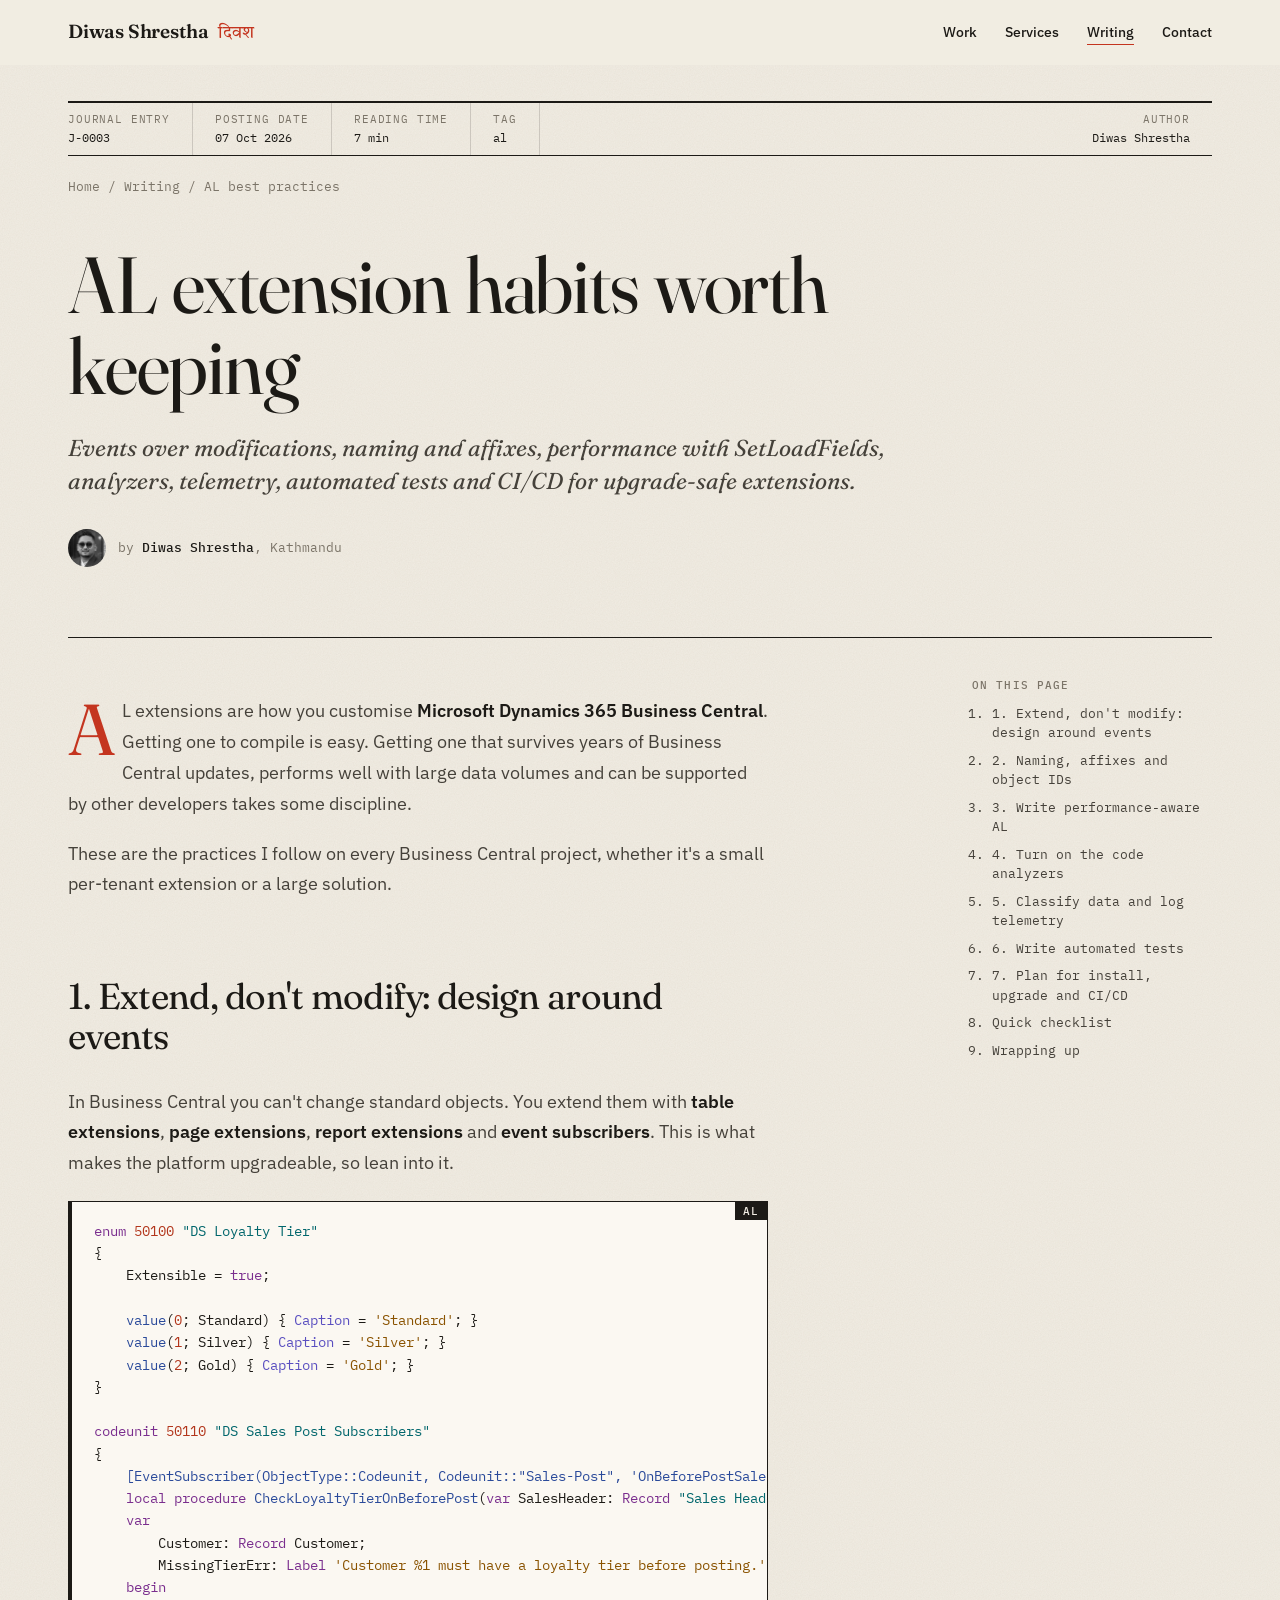
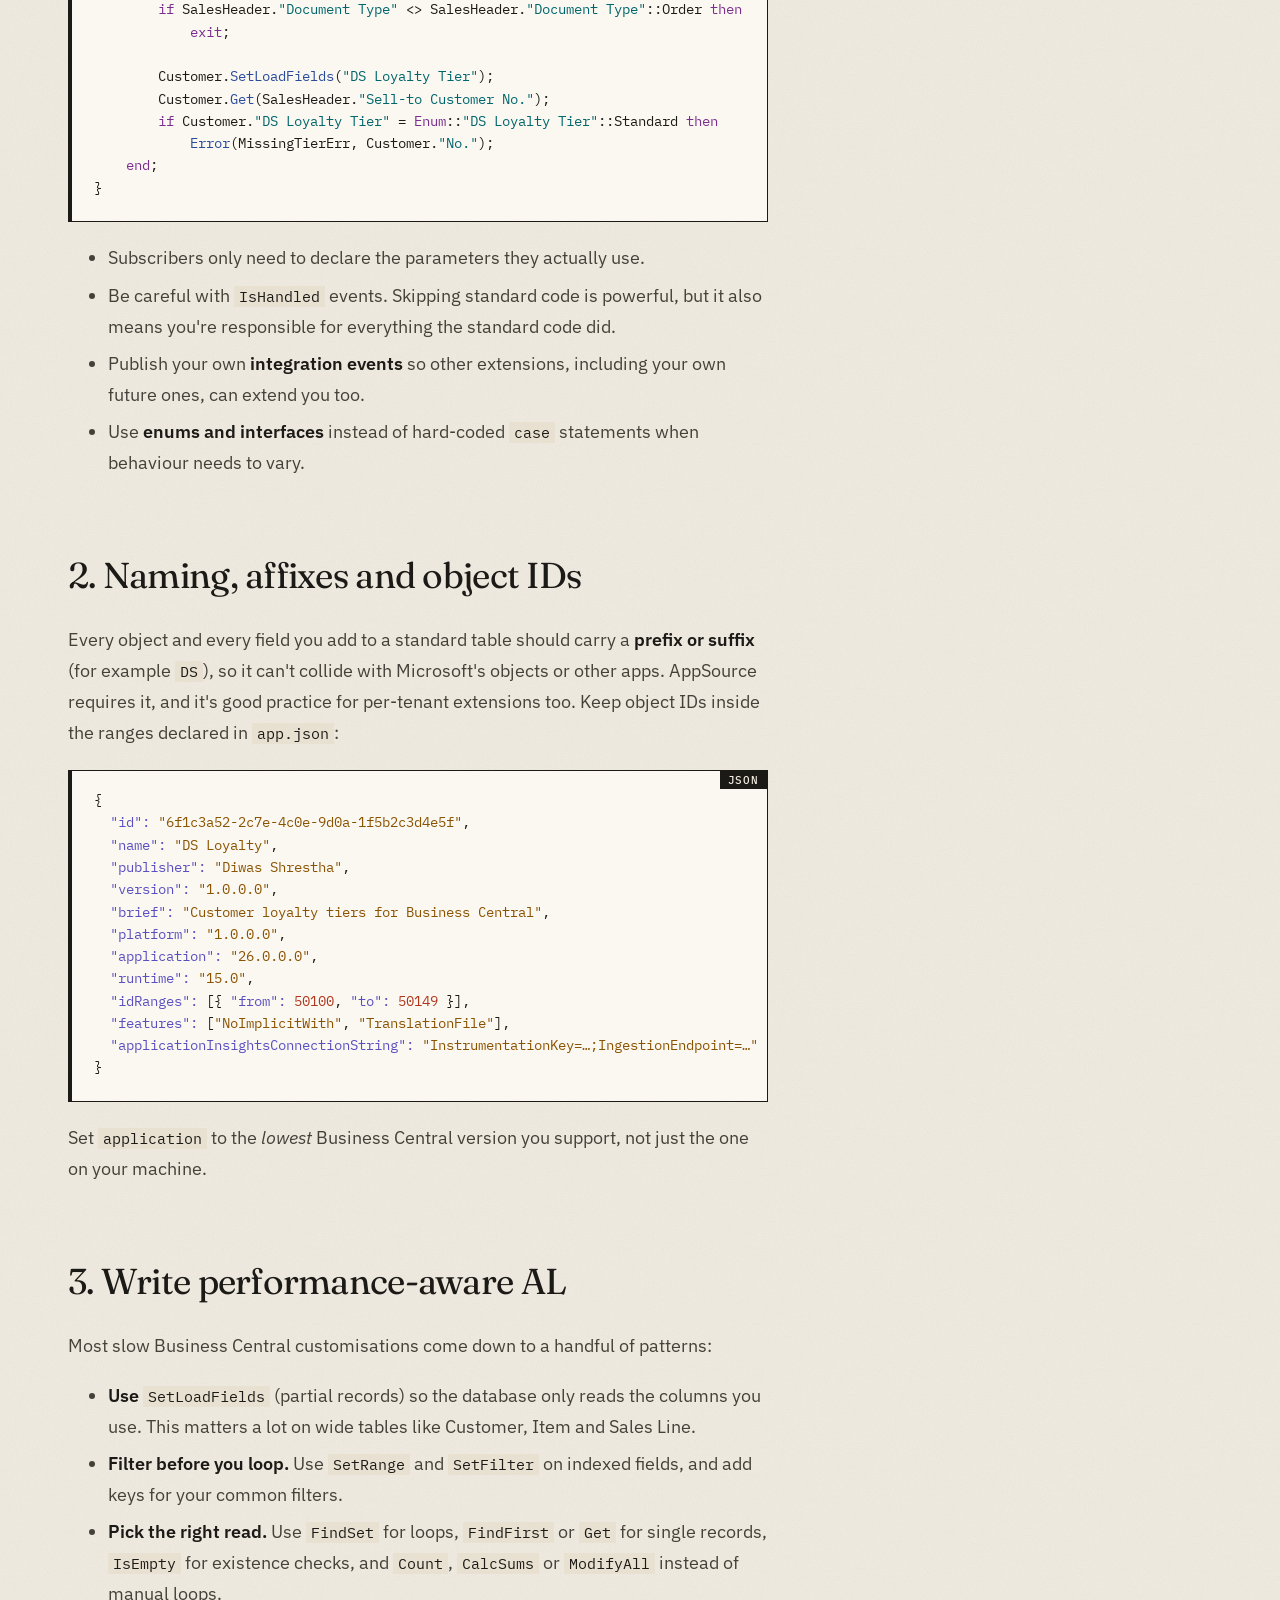
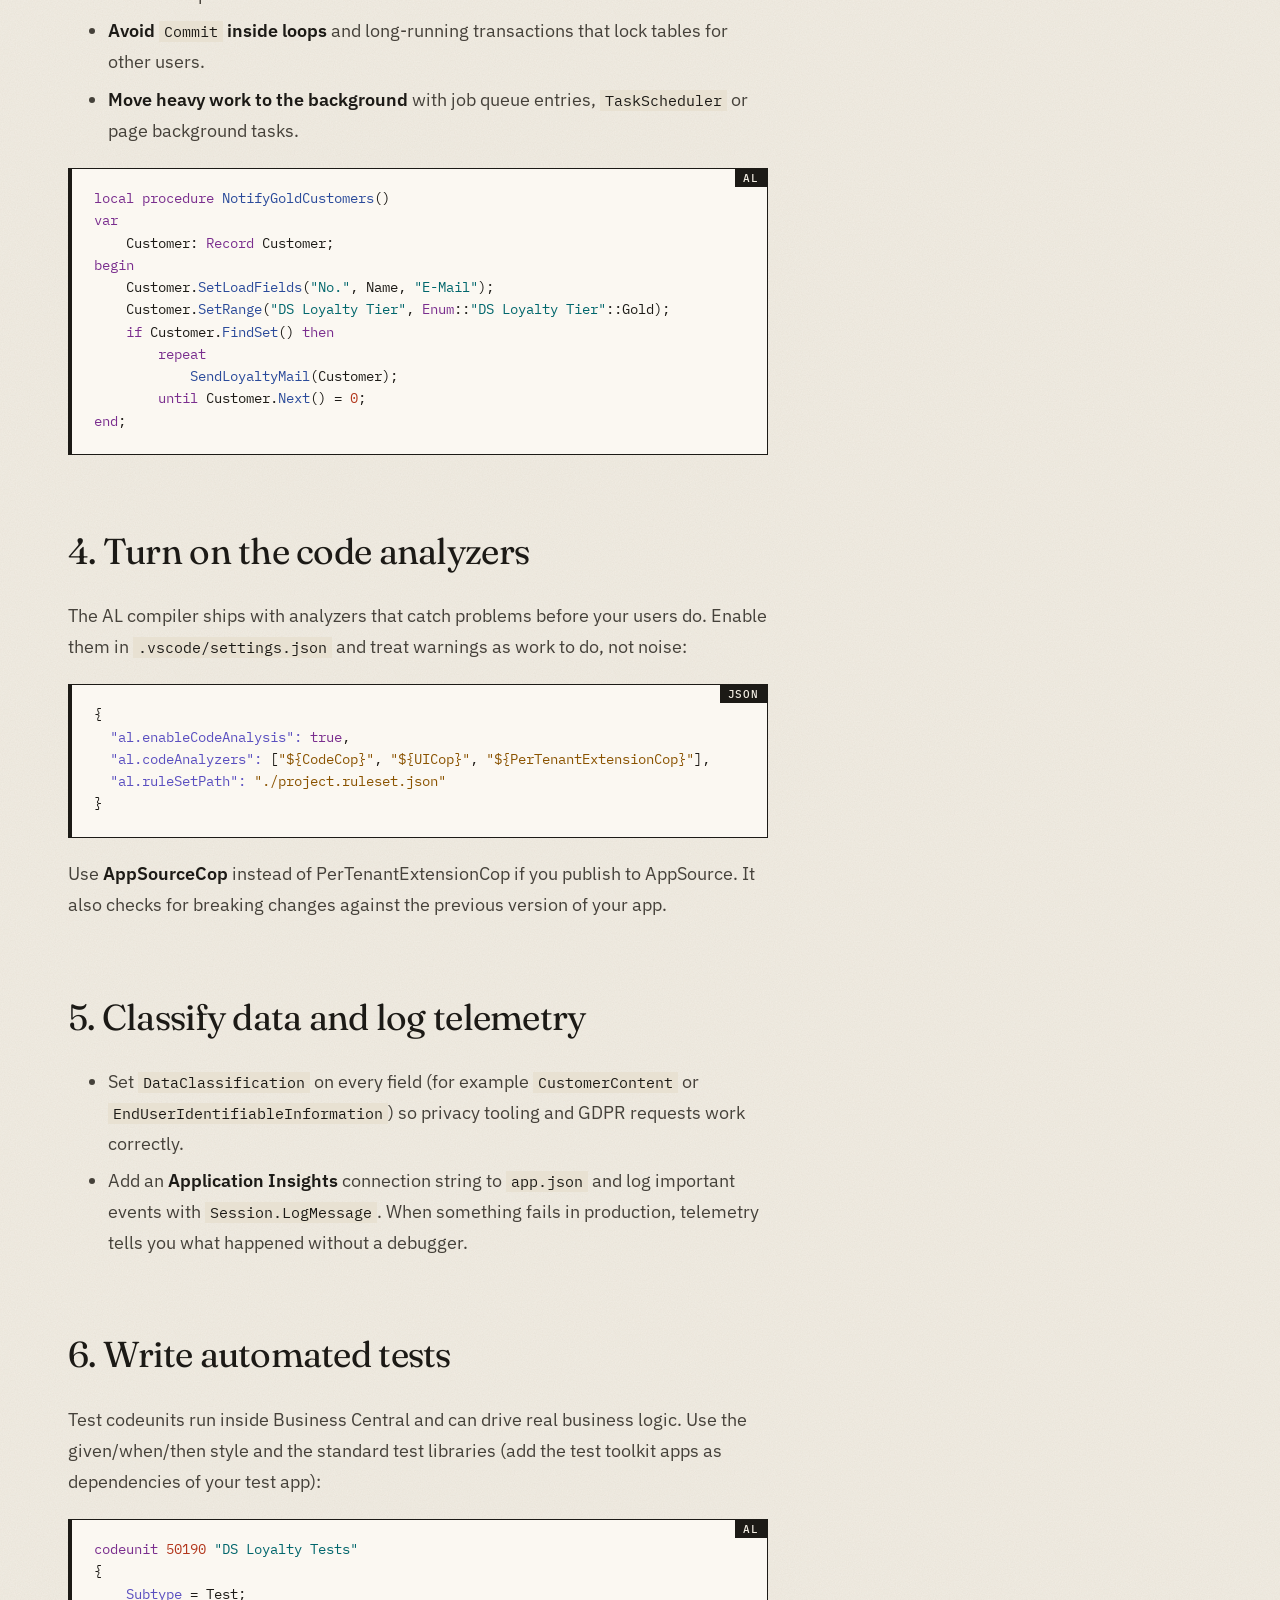
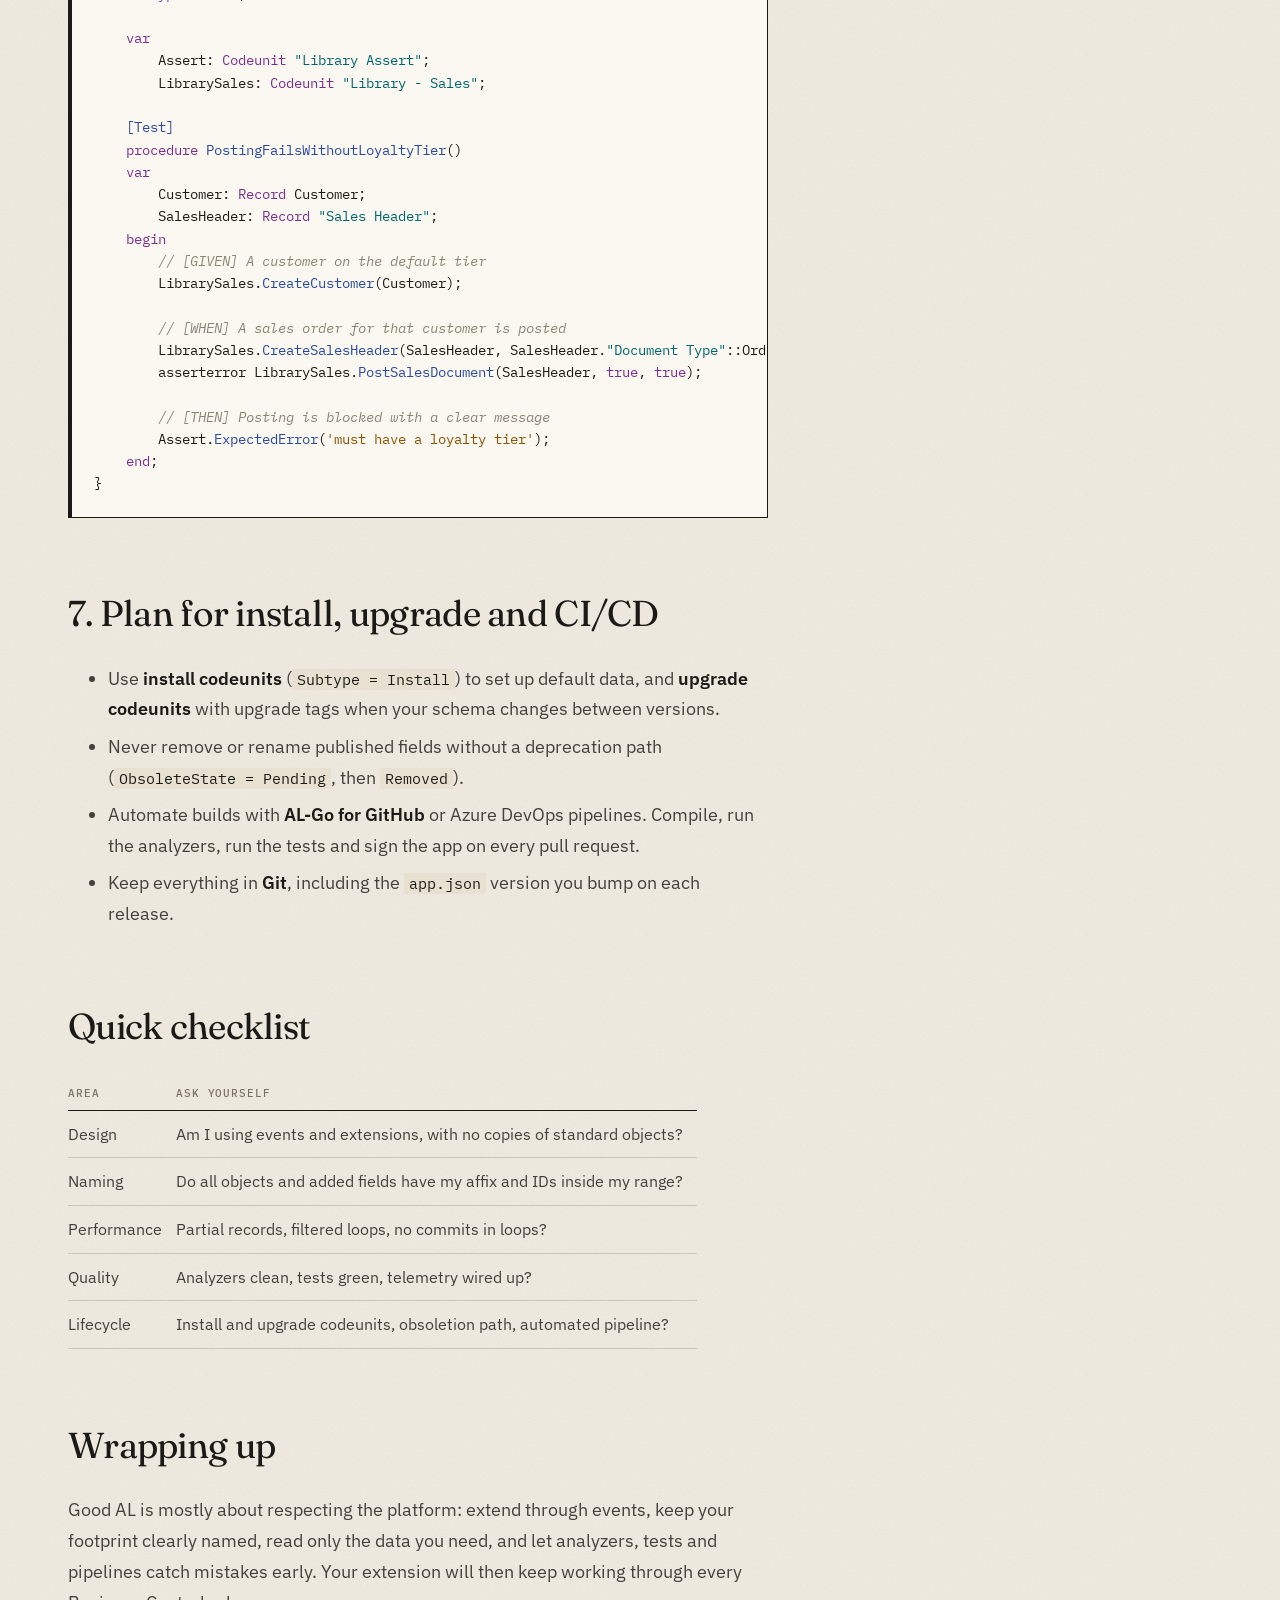
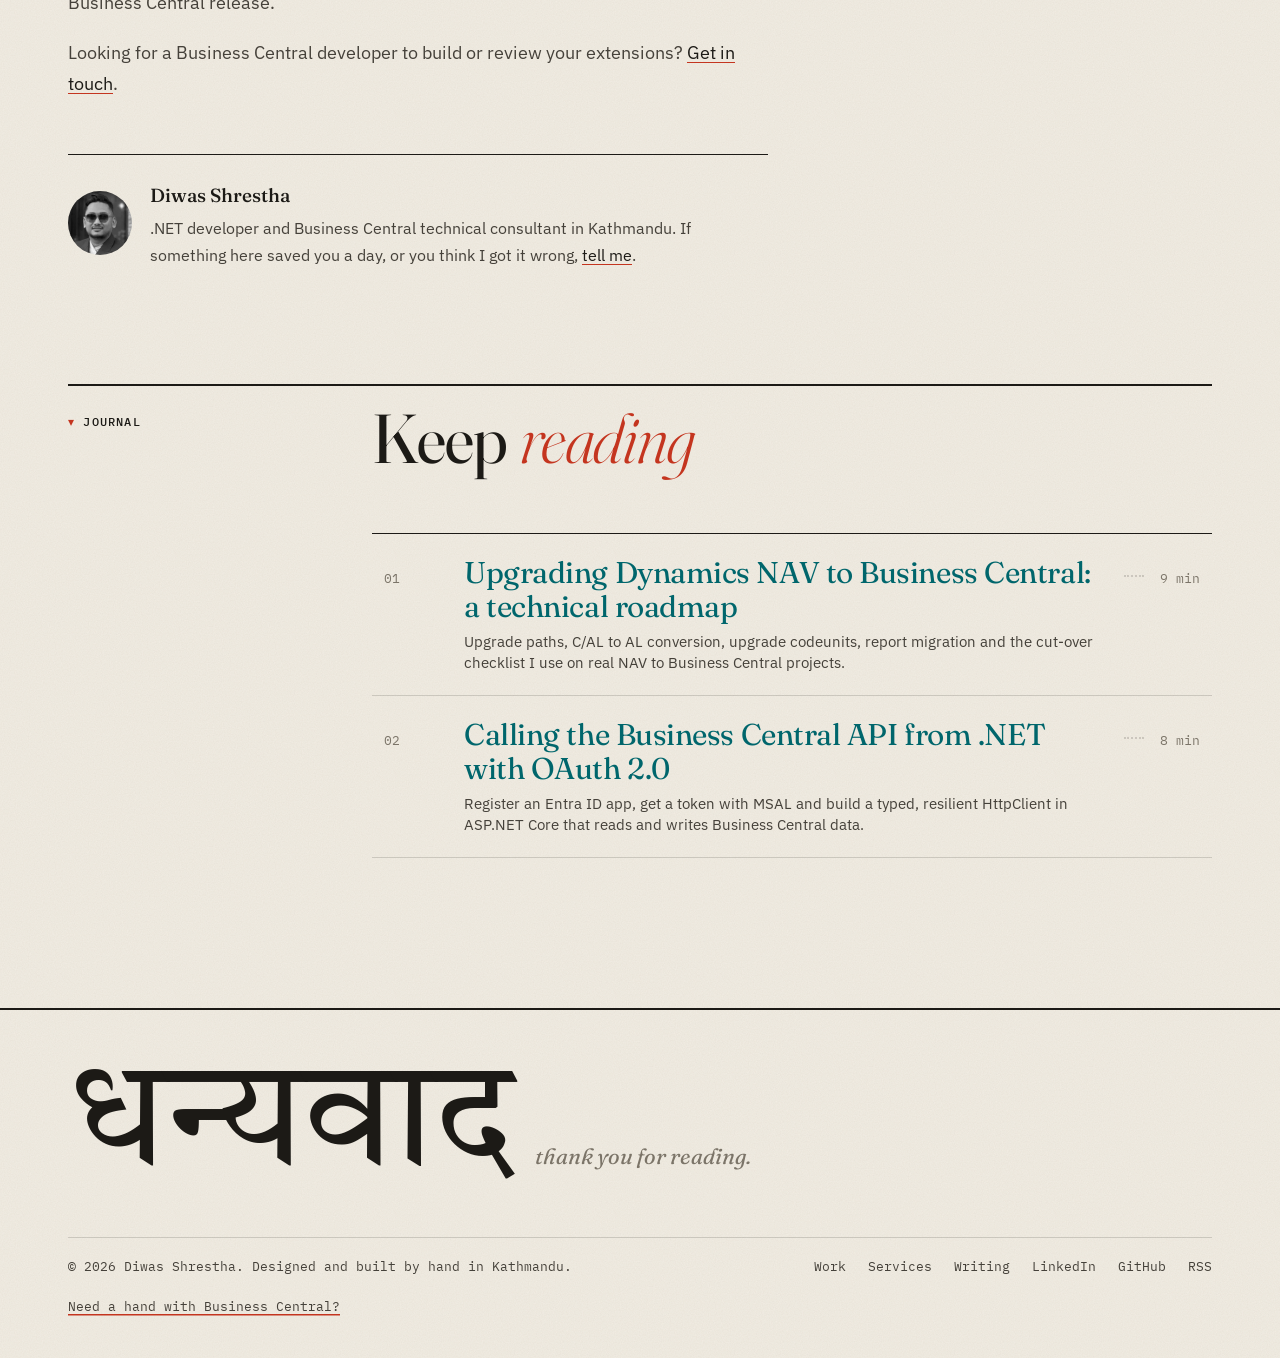
<file: blog/al-extension-development-best-practices/index.html>
<!doctype html>
<html lang="en">
<head>
  <meta charset="utf-8">
  <meta name="viewport" content="width=device-width, initial-scale=1, viewport-fit=cover">
  <title>AL Extension Development Best Practices for Business Central | Diwas Shrestha</title>
  <meta name="description" content="Best practices for Business Central AL extensions: events over modifications, affixes, SetLoadFields performance, analyzers, telemetry, tests and CI/CD.">
  <meta name="author" content="Diwas Shrestha">
  <meta name="robots" content="index, follow, max-image-preview:large, max-snippet:-1, max-video-preview:-1">
  <link rel="canonical" href="https://www.diwasstha.com.np/blog/al-extension-development-best-practices/">
  <meta name="theme-color" content="#f2ede3">
  <meta property="og:type" content="article">
  <meta property="og:site_name" content="Diwas Shrestha">
  <meta property="og:title" content="AL Extension Development Best Practices for Business Central | Diwas Shrestha">
  <meta property="og:description" content="Best practices for Business Central AL extensions: events over modifications, affixes, SetLoadFields performance, analyzers, telemetry, tests and CI/CD.">
  <meta property="og:url" content="https://www.diwasstha.com.np/blog/al-extension-development-best-practices/">
  <meta property="og:image" content="https://www.diwasstha.com.np/assets/img/og-image.jpg?v=41c9e289">
  <meta property="og:image:width" content="1200">
  <meta property="og:image:height" content="630">
  <meta property="og:locale" content="en_US">
  <meta property="article:published_time" content="2026-10-07T09:00:00+05:45">
  <meta property="article:modified_time" content="2026-10-07T09:00:00+05:45">
  <meta property="article:author" content="https://www.diwasstha.com.np/">
  <meta property="article:section" content="Dynamics 365 Business Central">
  <meta property="article:tag" content="AL development">
  <meta property="article:tag" content="Business Central extension">
  <meta property="article:tag" content="AL best practices">
  <meta property="article:tag" content="SetLoadFields">
  <meta property="article:tag" content="event subscriber">
  <meta property="article:tag" content="AL-Go">
  <meta property="article:tag" content="Business Central developer">
  <meta name="twitter:card" content="summary_large_image">
  <meta name="twitter:title" content="AL Extension Development Best Practices for Business Central | Diwas Shrestha">
  <meta name="twitter:description" content="Best practices for Business Central AL extensions: events over modifications, affixes, SetLoadFields performance, analyzers, telemetry, tests and CI/CD.">
  <meta name="twitter:image" content="https://www.diwasstha.com.np/assets/img/og-image.jpg?v=41c9e289">
  <link rel="icon" href="/favicon.ico?v=9b64c440" sizes="any">
  <link rel="icon" href="/assets/img/favicon.svg?v=4fa4dcc1" type="image/svg+xml">
  <link rel="icon" href="/assets/img/favicon-32.png?v=d9f9f72f" sizes="32x32" type="image/png">
  <link rel="apple-touch-icon" href="/assets/img/apple-touch-icon.png?v=046c7da8">
  <link rel="manifest" href="/site.webmanifest">
  <link rel="alternate" type="application/rss+xml" title="Diwas Shrestha, writing" href="/feed.xml">
  <link rel="preconnect" href="https://fonts.googleapis.com">
  <link rel="preconnect" href="https://fonts.gstatic.com" crossorigin>
  <link rel="stylesheet" href="https://fonts.googleapis.com/css2?family=Fraunces:ital,opsz,wght,SOFT@0,9..144,300..600,0..100;1,9..144,300..600,0..100&amp;family=IBM+Plex+Mono:wght@400;500&amp;family=IBM+Plex+Sans:wght@400;500;600&amp;family=Tiro+Devanagari+Hindi&amp;display=swap">
  <link rel="stylesheet" href="/assets/css/style.css?v=07de8a34">
  <script>document.documentElement.classList.add('js')</script>
  <script type="application/ld+json">
{
  "@context": "https://schema.org",
  "@graph": [
    {
      "@type": "BlogPosting",
      "@id": "https://www.diwasstha.com.np/blog/al-extension-development-best-practices/#article",
      "headline": "AL extension habits worth keeping",
      "description": "Best practices for Business Central AL extensions: events over modifications, affixes, SetLoadFields performance, analyzers, telemetry, tests and CI/CD.",
      "url": "https://www.diwasstha.com.np/blog/al-extension-development-best-practices/",
      "mainEntityOfPage": "https://www.diwasstha.com.np/blog/al-extension-development-best-practices/",
      "image": "https://www.diwasstha.com.np/assets/img/og-image.jpg?v=41c9e289",
      "datePublished": "2026-10-07",
      "dateModified": "2026-10-07",
      "inLanguage": "en",
      "wordCount": 960,
      "keywords": "AL development, Business Central extension, AL best practices, SetLoadFields, event subscriber, AL-Go, Business Central developer",
      "articleSection": "Dynamics 365 Business Central",
      "author": {
        "@type": "Person",
        "@id": "https://www.diwasstha.com.np/#person",
        "name": "Diwas Shrestha",
        "url": "https://www.diwasstha.com.np/",
        "jobTitle": ".NET Developer & Business Central Technical Consultant",
        "sameAs": [
          "https://www.linkedin.com/in/diwas-cresta/",
          "https://github.com/diwasshrestha"
        ]
      },
      "publisher": {
        "@id": "https://www.diwasstha.com.np/#person"
      },
      "isPartOf": {
        "@type": "Blog",
        "@id": "https://www.diwasstha.com.np/blog/#blog",
        "name": "Diwas Shrestha, writing",
        "url": "https://www.diwasstha.com.np/blog/"
      }
    },
    {
      "@type": "BreadcrumbList",
      "itemListElement": [
        {
          "@type": "ListItem",
          "position": 1,
          "name": "Home",
          "item": "https://www.diwasstha.com.np/"
        },
        {
          "@type": "ListItem",
          "position": 2,
          "name": "Writing",
          "item": "https://www.diwasstha.com.np/blog/"
        },
        {
          "@type": "ListItem",
          "position": 3,
          "name": "AL extension habits worth keeping",
          "item": "https://www.diwasstha.com.np/blog/al-extension-development-best-practices/"
        }
      ]
    }
  ]
}
  </script>
</head>
<body class="no-js">
  <a class="skip" href="#main">Skip to content</a>

  <header class="top">
    <div class="wrap">
      <a class="brand" href="/" aria-label="Diwas Shrestha, home">Diwas Shrestha <span class="deva" lang="ne">दिवश</span></a>
      <button class="menu-toggle" type="button" aria-expanded="false" aria-controls="menu">Menu +</button>
      <ul class="menu" id="menu">
        <li><a href="/#work">Work</a></li>
        <li><a href="/#services">Services</a></li>
        <li><a href="/blog/" aria-current="page">Writing</a></li>
        <li><a href="/#contact">Contact</a></li>
      </ul>
    </div>
  </header>

  <main id="main">
    <article>
      <header class="article-head wrap">
        <div class="docbar" aria-label="Entry details">
          <div><small>Journal Entry</small>J-0003</div>
          <div><small>Posting Date</small><time datetime="2026-10-07">07 Oct 2026</time></div>
          <div><small>Reading time</small>7 min</div>
          <div><small>Tag</small>al</div>
          <div><small>Author</small>Diwas Shrestha</div>
        </div>
        <nav class="crumbs" aria-label="Breadcrumb"><a href="/">Home</a><span>/</span><a href="/blog/">Writing</a><span>/</span>AL best practices</nav>
        <h1>AL extension habits worth keeping</h1>
        <p class="lead">Events over modifications, naming and affixes, performance with SetLoadFields, analyzers, telemetry, automated tests and CI/CD for upgrade-safe extensions.</p>
        <div class="byline"><img src="/assets/img/diwas-avatar.webp" width="38" height="38" alt=""><span>by <b>Diwas Shrestha</b>, Kathmandu</span></div>
      </header>
      <div class="wrap">
        <div class="article">
          <div class="prose">
<p>AL extensions are how you customise <strong>Microsoft Dynamics 365 Business Central</strong>. Getting one to compile is easy. Getting one that survives years of Business Central updates, performs well with large data volumes and can be supported by other developers takes some discipline.</p>
<p>These are the practices I follow on every Business Central project, whether it's a small per-tenant extension or a large solution.</p>

<h2 id="extend">1. Extend, don't modify: design around events</h2>
<p>In Business Central you can't change standard objects. You extend them with <strong>table extensions</strong>, <strong>page extensions</strong>, <strong>report extensions</strong> and <strong>event subscribers</strong>. This is what makes the platform upgradeable, so lean into it.</p>
<pre><code class="language-al">enum 50100 "DS Loyalty Tier"
{
    Extensible = true;

    value(0; Standard) { Caption = 'Standard'; }
    value(1; Silver) { Caption = 'Silver'; }
    value(2; Gold) { Caption = 'Gold'; }
}

codeunit 50110 "DS Sales Post Subscribers"
{
    [EventSubscriber(ObjectType::Codeunit, Codeunit::"Sales-Post", 'OnBeforePostSalesDoc', '', false, false)]
    local procedure CheckLoyaltyTierOnBeforePost(var SalesHeader: Record "Sales Header")
    var
        Customer: Record Customer;
        MissingTierErr: Label 'Customer %1 must have a loyalty tier before posting.', Comment = '%1 = Customer No.';
    begin
        if SalesHeader."Document Type" &lt;&gt; SalesHeader."Document Type"::Order then
            exit;

        Customer.SetLoadFields("DS Loyalty Tier");
        Customer.Get(SalesHeader."Sell-to Customer No.");
        if Customer."DS Loyalty Tier" = Enum::"DS Loyalty Tier"::Standard then
            Error(MissingTierErr, Customer."No.");
    end;
}</code></pre>
<ul>
  <li>Subscribers only need to declare the parameters they actually use.</li>
  <li>Be careful with <strong><code>IsHandled</code></strong> events. Skipping standard code is powerful, but it also means you're responsible for everything the standard code did.</li>
  <li>Publish your own <strong>integration events</strong> so other extensions, including your own future ones, can extend you too.</li>
  <li>Use <strong>enums and interfaces</strong> instead of hard-coded <code>case</code> statements when behaviour needs to vary.</li>
</ul>

<h2 id="naming">2. Naming, affixes and object IDs</h2>
<p>Every object and every field you add to a standard table should carry a <strong>prefix or suffix</strong> (for example <code>DS</code>), so it can't collide with Microsoft's objects or other apps. AppSource requires it, and it's good practice for per-tenant extensions too. Keep object IDs inside the ranges declared in <code>app.json</code>:</p>
<pre><code class="language-json">{
  "id": "6f1c3a52-2c7e-4c0e-9d0a-1f5b2c3d4e5f",
  "name": "DS Loyalty",
  "publisher": "Diwas Shrestha",
  "version": "1.0.0.0",
  "brief": "Customer loyalty tiers for Business Central",
  "platform": "1.0.0.0",
  "application": "26.0.0.0",
  "runtime": "15.0",
  "idRanges": [{ "from": 50100, "to": 50149 }],
  "features": ["NoImplicitWith", "TranslationFile"],
  "applicationInsightsConnectionString": "InstrumentationKey=…;IngestionEndpoint=…"
}</code></pre>
<p>Set <code>application</code> to the <em>lowest</em> Business Central version you support, not just the one on your machine.</p>

<h2 id="performance">3. Write performance-aware AL</h2>
<p>Most slow Business Central customisations come down to a handful of patterns:</p>
<ul>
  <li><strong>Use <code>SetLoadFields</code></strong> (partial records) so the database only reads the columns you use. This matters a lot on wide tables like Customer, Item and Sales Line.</li>
  <li><strong>Filter before you loop.</strong> Use <code>SetRange</code> and <code>SetFilter</code> on indexed fields, and add keys for your common filters.</li>
  <li><strong>Pick the right read.</strong> Use <code>FindSet</code> for loops, <code>FindFirst</code> or <code>Get</code> for single records, <code>IsEmpty</code> for existence checks, and <code>Count</code>, <code>CalcSums</code> or <code>ModifyAll</code> instead of manual loops.</li>
  <li><strong>Avoid <code>Commit</code> inside loops</strong> and long-running transactions that lock tables for other users.</li>
  <li><strong>Move heavy work to the background</strong> with job queue entries, <code>TaskScheduler</code> or page background tasks.</li>
</ul>
<pre><code class="language-al">local procedure NotifyGoldCustomers()
var
    Customer: Record Customer;
begin
    Customer.SetLoadFields("No.", Name, "E-Mail");
    Customer.SetRange("DS Loyalty Tier", Enum::"DS Loyalty Tier"::Gold);
    if Customer.FindSet() then
        repeat
            SendLoyaltyMail(Customer);
        until Customer.Next() = 0;
end;</code></pre>

<h2 id="analyzers">4. Turn on the code analyzers</h2>
<p>The AL compiler ships with analyzers that catch problems before your users do. Enable them in <code>.vscode/settings.json</code> and treat warnings as work to do, not noise:</p>
<pre><code class="language-json">{
  "al.enableCodeAnalysis": true,
  "al.codeAnalyzers": ["${CodeCop}", "${UICop}", "${PerTenantExtensionCop}"],
  "al.ruleSetPath": "./project.ruleset.json"
}</code></pre>
<p>Use <strong>AppSourceCop</strong> instead of PerTenantExtensionCop if you publish to AppSource. It also checks for breaking changes against the previous version of your app.</p>

<h2 id="data-classification">5. Classify data and log telemetry</h2>
<ul>
  <li>Set <strong><code>DataClassification</code></strong> on every field (for example <code>CustomerContent</code> or <code>EndUserIdentifiableInformation</code>) so privacy tooling and GDPR requests work correctly.</li>
  <li>Add an <strong>Application Insights</strong> connection string to <code>app.json</code> and log important events with <code>Session.LogMessage</code>. When something fails in production, telemetry tells you what happened without a debugger.</li>
</ul>

<h2 id="testing">6. Write automated tests</h2>
<p>Test codeunits run inside Business Central and can drive real business logic. Use the given/when/then style and the standard test libraries (add the test toolkit apps as dependencies of your test app):</p>
<pre><code class="language-al">codeunit 50190 "DS Loyalty Tests"
{
    Subtype = Test;

    var
        Assert: Codeunit "Library Assert";
        LibrarySales: Codeunit "Library - Sales";

    [Test]
    procedure PostingFailsWithoutLoyaltyTier()
    var
        Customer: Record Customer;
        SalesHeader: Record "Sales Header";
    begin
        // [GIVEN] A customer on the default tier
        LibrarySales.CreateCustomer(Customer);

        // [WHEN] A sales order for that customer is posted
        LibrarySales.CreateSalesHeader(SalesHeader, SalesHeader."Document Type"::Order, Customer."No.");
        asserterror LibrarySales.PostSalesDocument(SalesHeader, true, true);

        // [THEN] Posting is blocked with a clear message
        Assert.ExpectedError('must have a loyalty tier');
    end;
}</code></pre>

<h2 id="lifecycle">7. Plan for install, upgrade and CI/CD</h2>
<ul>
  <li>Use <strong>install codeunits</strong> (<code>Subtype = Install</code>) to set up default data, and <strong>upgrade codeunits</strong> with upgrade tags when your schema changes between versions.</li>
  <li>Never remove or rename published fields without a deprecation path (<code>ObsoleteState = Pending</code>, then <code>Removed</code>).</li>
  <li>Automate builds with <strong>AL-Go for GitHub</strong> or Azure DevOps pipelines. Compile, run the analyzers, run the tests and sign the app on every pull request.</li>
  <li>Keep everything in <strong>Git</strong>, including the <code>app.json</code> version you bump on each release.</li>
</ul>

<h2 id="checklist">Quick checklist</h2>
<table>
  <thead><tr><th>Area</th><th>Ask yourself</th></tr></thead>
  <tbody>
    <tr><td>Design</td><td>Am I using events and extensions, with no copies of standard objects?</td></tr>
    <tr><td>Naming</td><td>Do all objects and added fields have my affix and IDs inside my range?</td></tr>
    <tr><td>Performance</td><td>Partial records, filtered loops, no commits in loops?</td></tr>
    <tr><td>Quality</td><td>Analyzers clean, tests green, telemetry wired up?</td></tr>
    <tr><td>Lifecycle</td><td>Install and upgrade codeunits, obsoletion path, automated pipeline?</td></tr>
  </tbody>
</table>

<h2 id="wrap-up">Wrapping up</h2>
<p>Good AL is mostly about respecting the platform: extend through events, keep your footprint clearly named, read only the data you need, and let analyzers, tests and pipelines catch mistakes early. Your extension will then keep working through every Business Central release.</p>
<p>Looking for a Business Central developer to build or review your extensions? <a href="/#contact">Get in touch</a>.</p>

            <div class="signoff">
              <img src="/assets/img/diwas-avatar.webp" width="64" height="64" alt="Diwas Shrestha" loading="lazy">
              <div><b>Diwas Shrestha</b><p>.NET developer and Business Central technical consultant in Kathmandu. If something here saved you a day, or you think I got it wrong, <a href="mailto:diwas668@gmail.com">tell me</a>.</p></div>
            </div>
          </div>
          <aside class="side" aria-label="On this page">
            <h2>On this page</h2>
            <ol><li><a href="#extend">1. Extend, don't modify: design around events</a></li><li><a href="#naming">2. Naming, affixes and object IDs</a></li><li><a href="#performance">3. Write performance-aware AL</a></li><li><a href="#analyzers">4. Turn on the code analyzers</a></li><li><a href="#data-classification">5. Classify data and log telemetry</a></li><li><a href="#testing">6. Write automated tests</a></li><li><a href="#lifecycle">7. Plan for install, upgrade and CI/CD</a></li><li><a href="#checklist">Quick checklist</a></li><li><a href="#wrap-up">Wrapping up</a></li></ol>
          </aside>
        </div>
      </div>
    </article>

    <section class="sec wrap" aria-labelledby="more-h">
      <header class="sec-head"><span class="tab">Journal</span><h2 id="more-h">Keep <em>reading</em></h2></header>
      <div class="body-grid"><div class="main">
        <ol class="toc-list">
            <li><a href="/blog/nav-to-business-central-upgrade-guide/"><span class="n">01</span><span class="t">Upgrading Dynamics NAV to Business Central: a technical roadmap<small>Upgrade paths, C/AL to AL conversion, upgrade codeunits, report migration and the cut-over checklist I use on real NAV to Business Central projects.</small></span><span class="dots"></span><span class="m">9 min</span></a></li>
            <li><a href="/blog/business-central-api-dotnet-integration/"><span class="n">02</span><span class="t">Calling the Business Central API from .NET with OAuth 2.0<small>Register an Entra ID app, get a token with MSAL and build a typed, resilient HttpClient in ASP.NET Core that reads and writes Business Central data.</small></span><span class="dots"></span><span class="m">8 min</span></a></li>
        </ol>
      </div></div>
    </section>
  </main>

  <footer class="foot">
    <div class="wrap">
      <div class="thanks"><span class="deva" lang="ne">धन्यवाद</span><span>thank you for reading.</span></div>
      <div class="foot-row">
        <span>© <span data-year>2026</span> Diwas Shrestha. Designed and built by hand in Kathmandu.</span>
        <nav aria-label="Footer"><a href="/#work">Work</a><a href="/#services">Services</a><a href="/blog/">Writing</a><a href="https://www.linkedin.com/in/diwas-cresta/" rel="me noopener" target="_blank">LinkedIn</a><a href="https://github.com/diwasshrestha" rel="me noopener" target="_blank">GitHub</a><a href="/feed.xml">RSS</a></nav>
        <span><a class="ul" href="/#contact">Need a hand with Business Central?</a></span>
      </div>
    </div>
  </footer>

  <script src="/assets/js/main.js?v=330af5a3" defer></script>
</body>
</html>
</file>
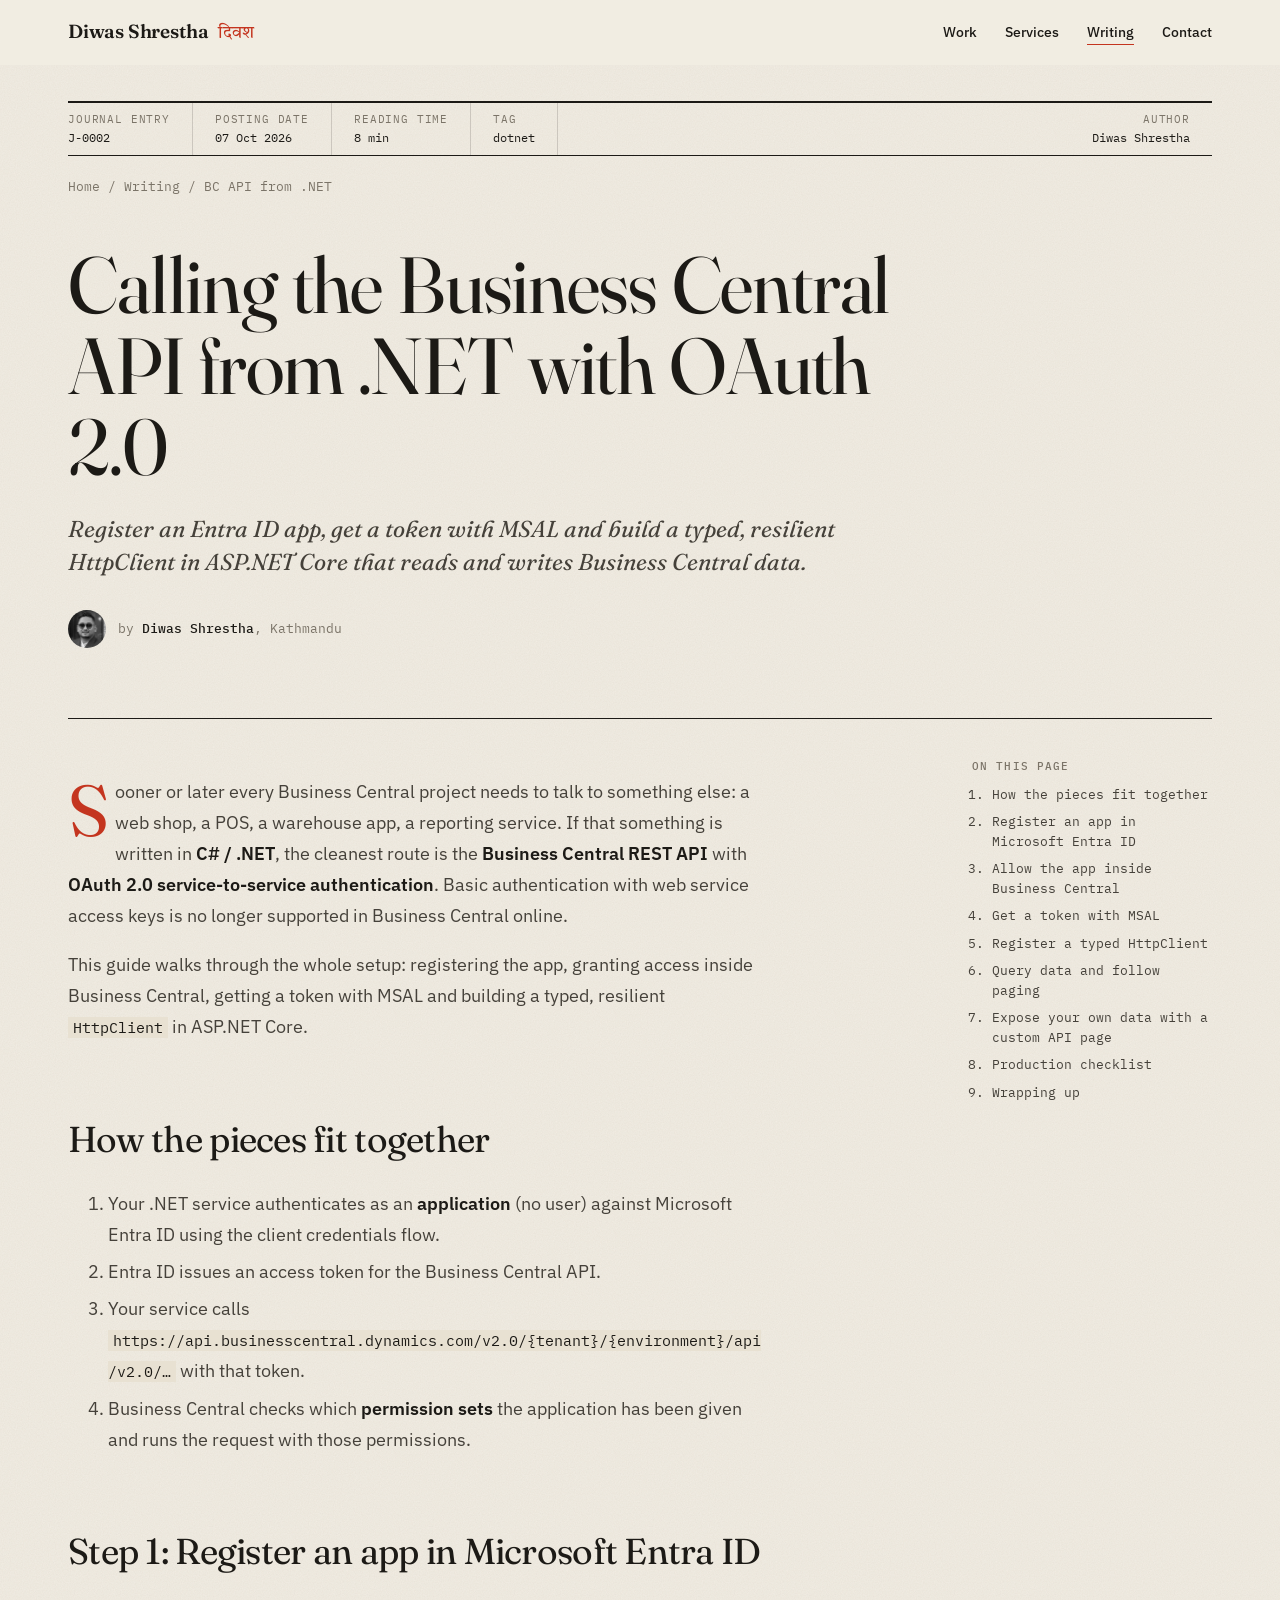
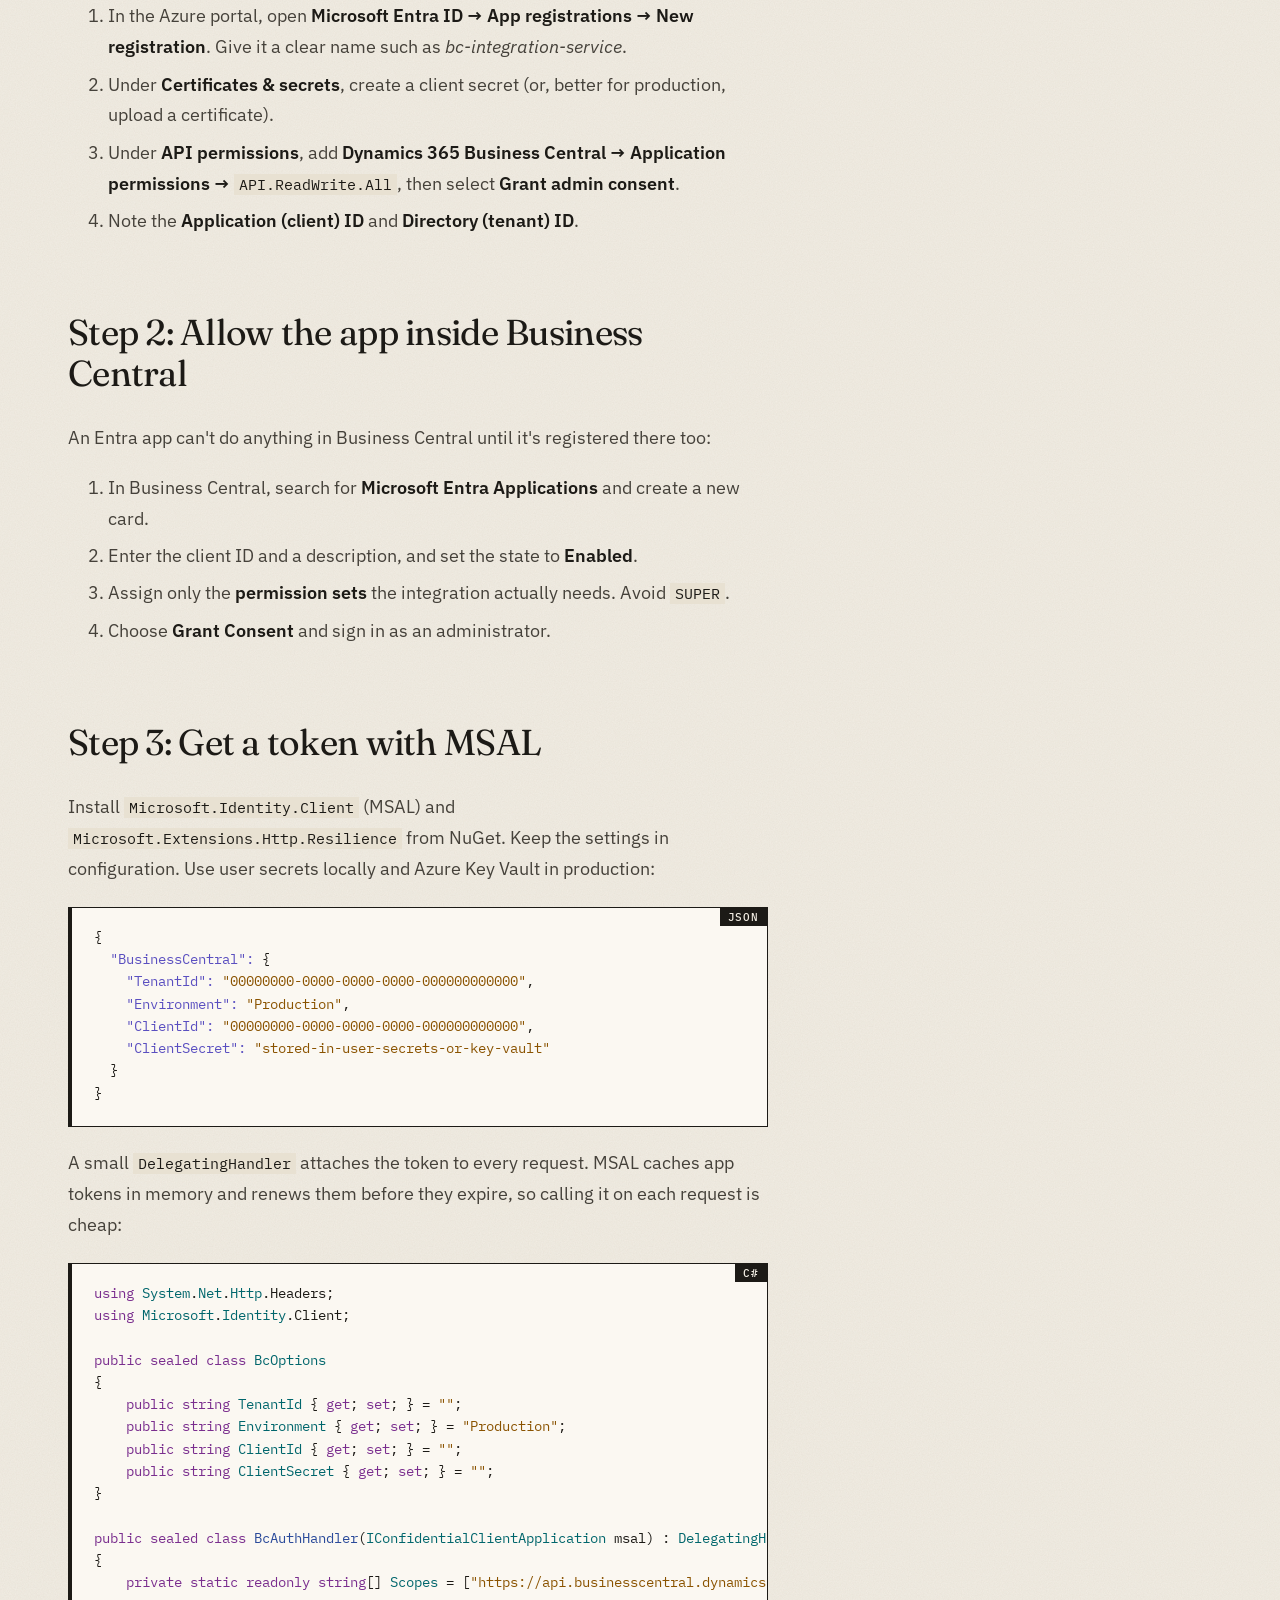
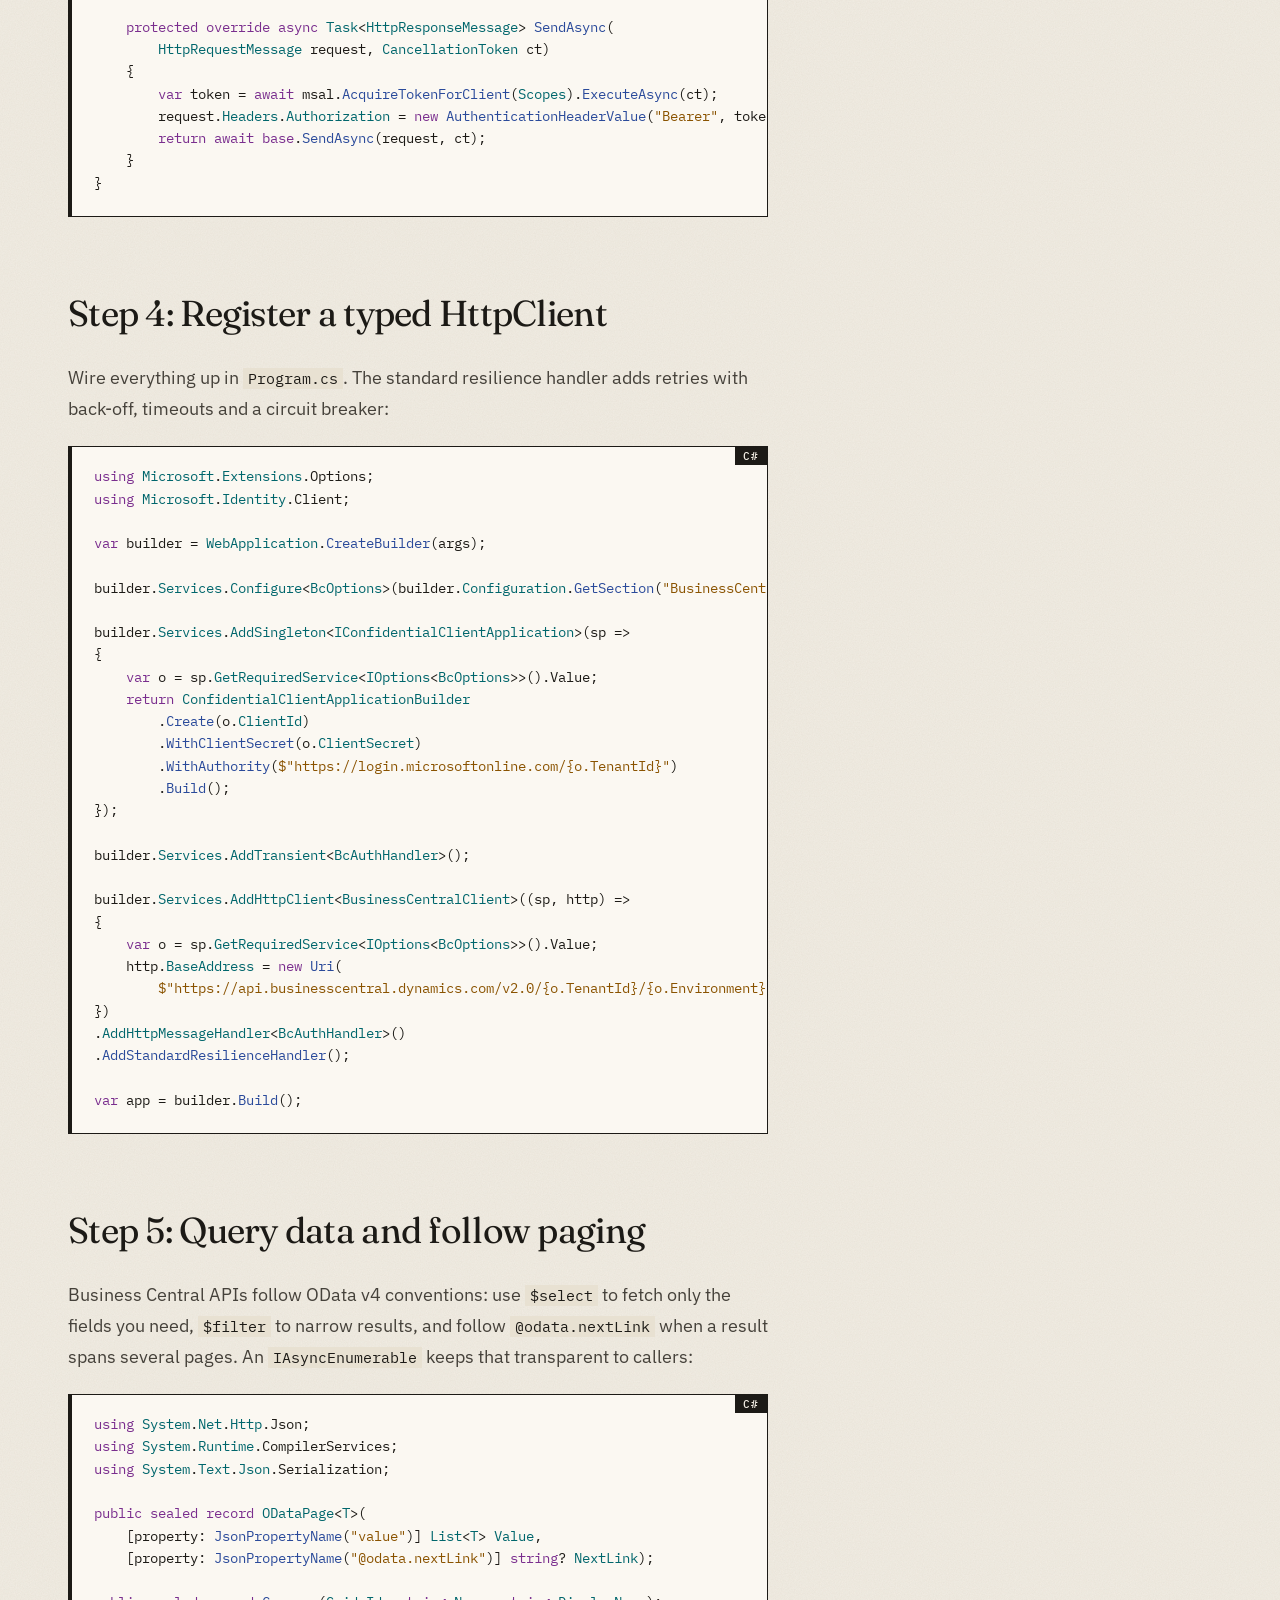
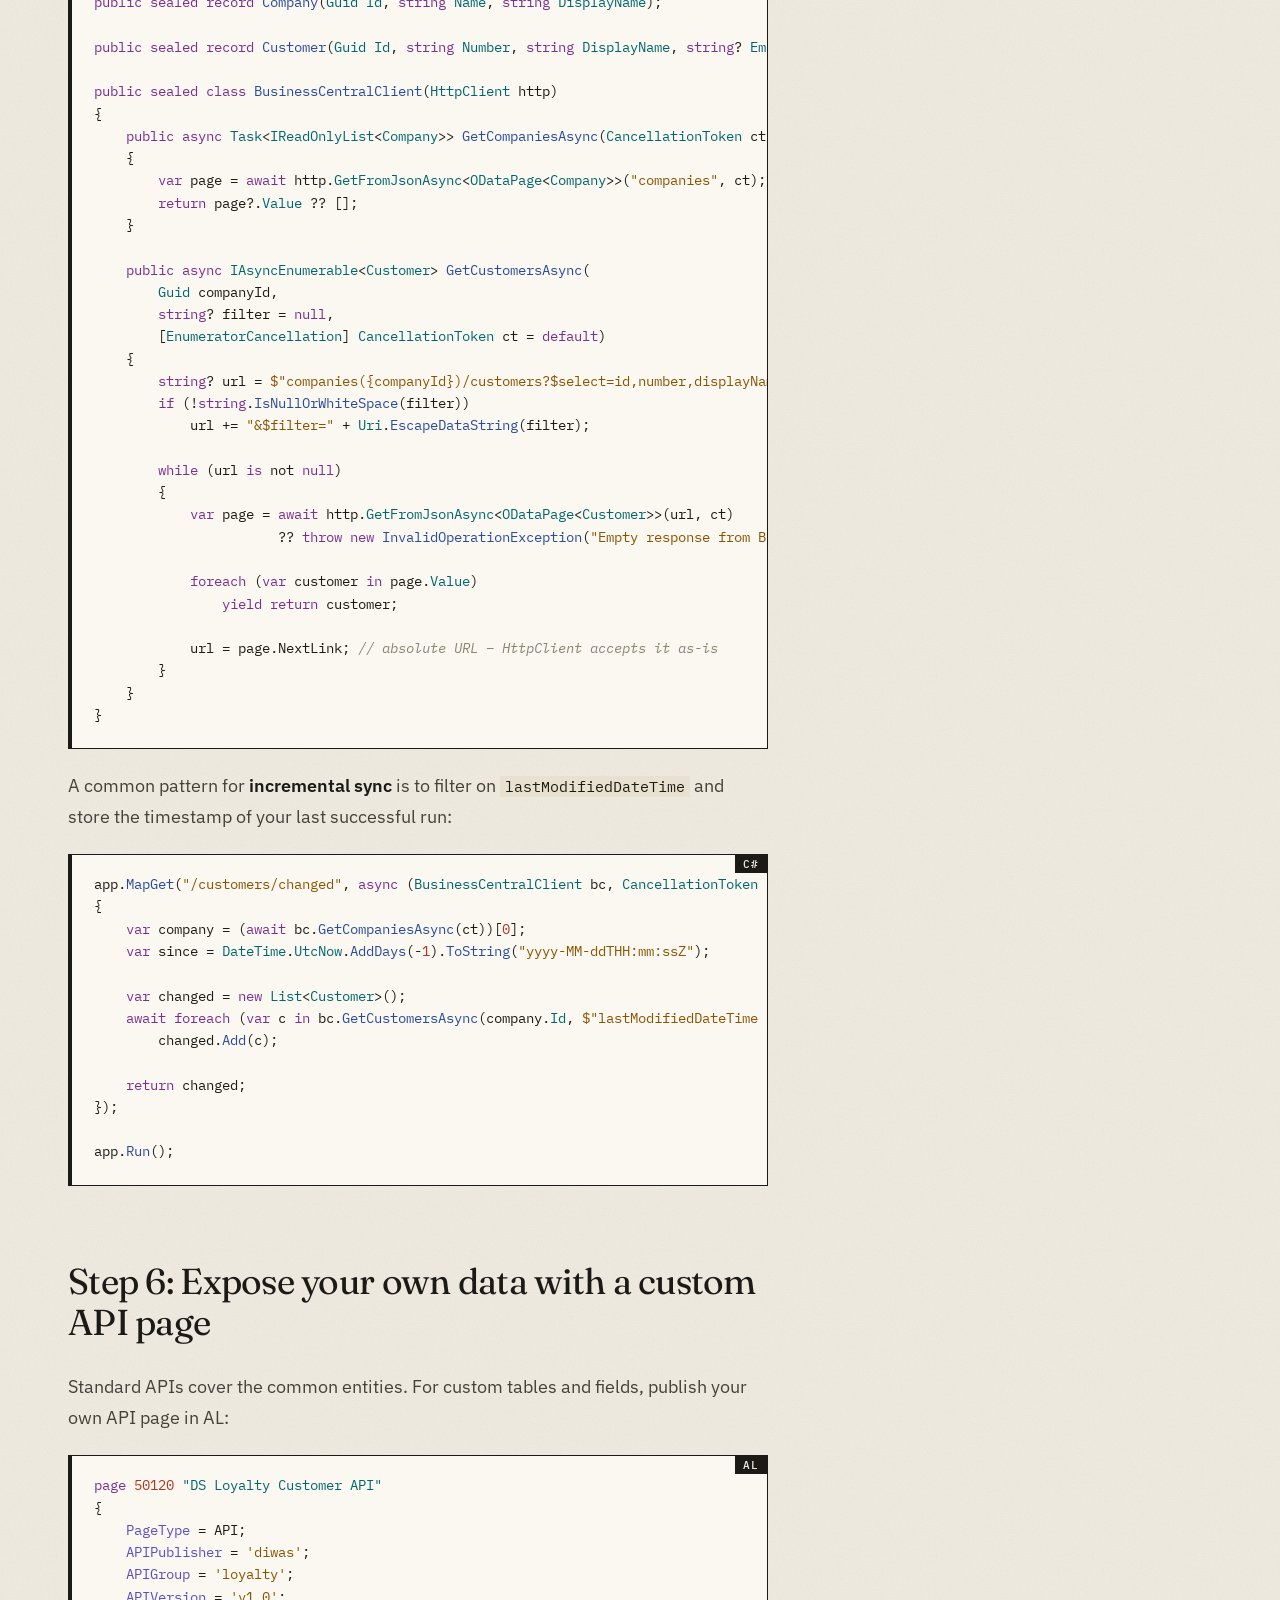
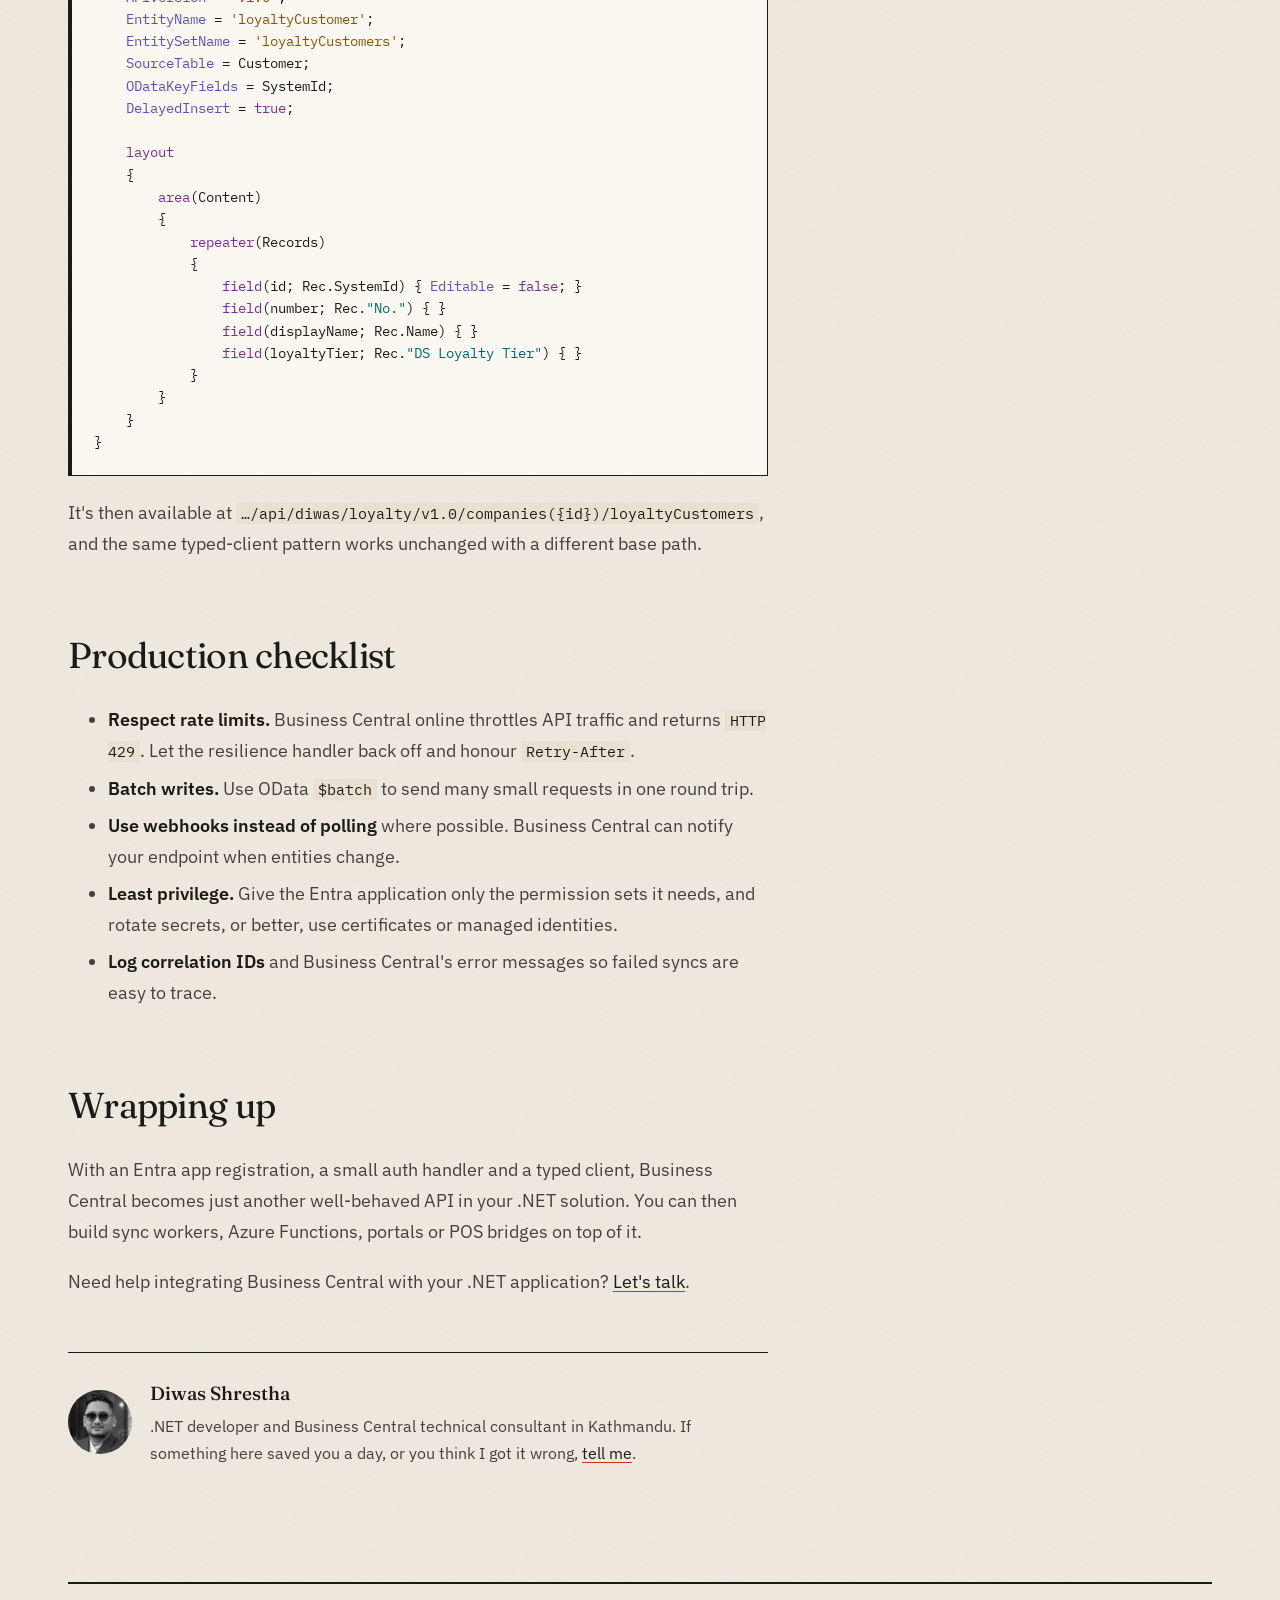
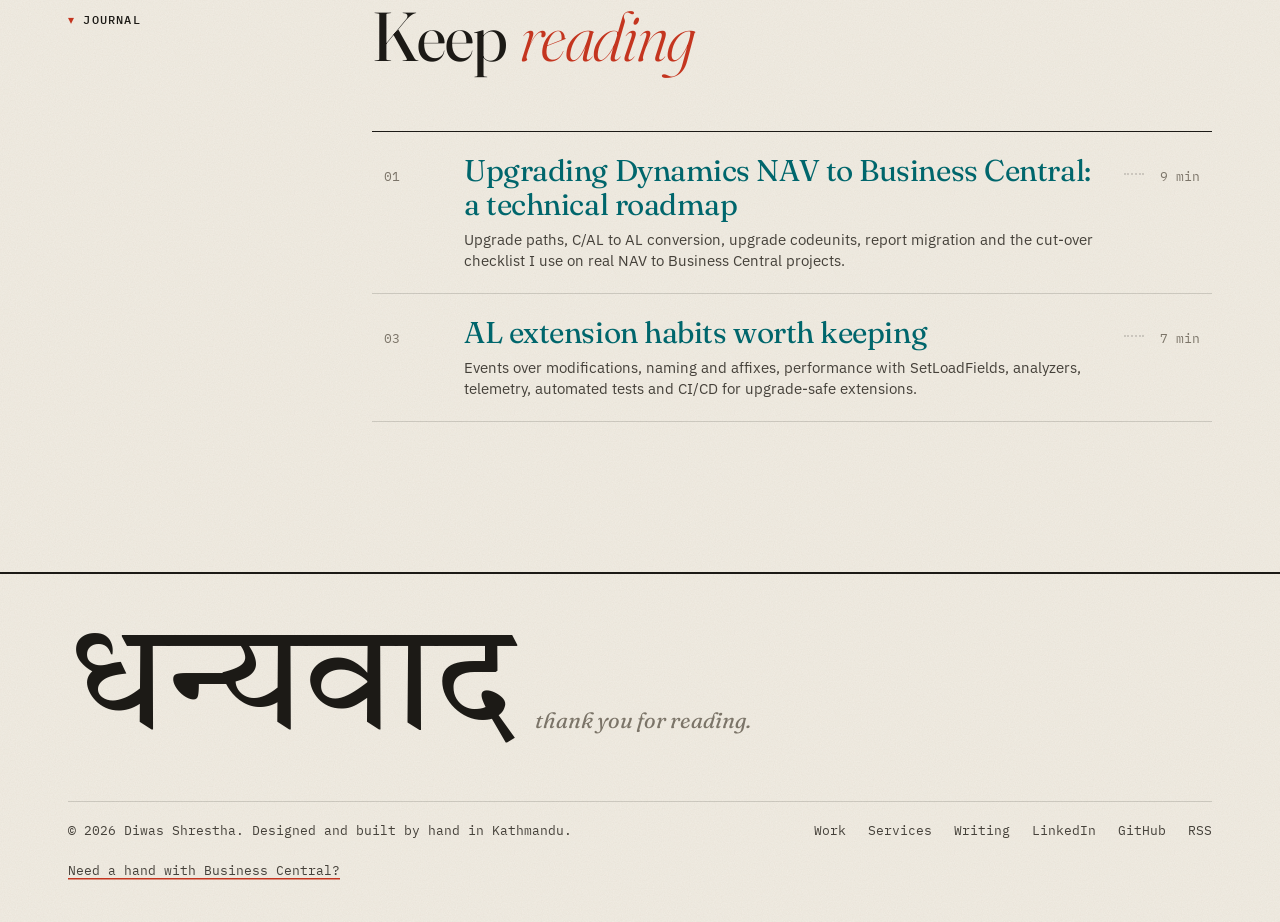
<file: blog/business-central-api-dotnet-integration/index.html>
<!doctype html>
<html lang="en">
<head>
  <meta charset="utf-8">
  <meta name="viewport" content="width=device-width, initial-scale=1, viewport-fit=cover">
  <title>Call the Business Central API from .NET (C#, OAuth 2.0, MSAL) | Diwas Shrestha</title>
  <meta name="description" content="Integrate Business Central with C# and ASP.NET Core: Entra ID app registration, OAuth 2.0 with MSAL, a typed HttpClient, OData paging and custom API pages.">
  <meta name="author" content="Diwas Shrestha">
  <meta name="robots" content="index, follow, max-image-preview:large, max-snippet:-1, max-video-preview:-1">
  <link rel="canonical" href="https://www.diwasstha.com.np/blog/business-central-api-dotnet-integration/">
  <meta name="theme-color" content="#f2ede3">
  <meta property="og:type" content="article">
  <meta property="og:site_name" content="Diwas Shrestha">
  <meta property="og:title" content="Call the Business Central API from .NET (C#, OAuth 2.0, MSAL) | Diwas Shrestha">
  <meta property="og:description" content="Integrate Business Central with C# and ASP.NET Core: Entra ID app registration, OAuth 2.0 with MSAL, a typed HttpClient, OData paging and custom API pages.">
  <meta property="og:url" content="https://www.diwasstha.com.np/blog/business-central-api-dotnet-integration/">
  <meta property="og:image" content="https://www.diwasstha.com.np/assets/img/og-image.jpg?v=41c9e289">
  <meta property="og:image:width" content="1200">
  <meta property="og:image:height" content="630">
  <meta property="og:locale" content="en_US">
  <meta property="article:published_time" content="2026-10-07T09:00:00+05:45">
  <meta property="article:modified_time" content="2026-10-07T09:00:00+05:45">
  <meta property="article:author" content="https://www.diwasstha.com.np/">
  <meta property="article:section" content="Dynamics 365 Business Central">
  <meta property="article:tag" content="Business Central API">
  <meta property="article:tag" content="Business Central .NET">
  <meta property="article:tag" content="Business Central OAuth">
  <meta property="article:tag" content="C# Business Central integration">
  <meta property="article:tag" content="MSAL">
  <meta property="article:tag" content="ASP.NET Core">
  <meta property="article:tag" content="OData">
  <meta name="twitter:card" content="summary_large_image">
  <meta name="twitter:title" content="Call the Business Central API from .NET (C#, OAuth 2.0, MSAL) | Diwas Shrestha">
  <meta name="twitter:description" content="Integrate Business Central with C# and ASP.NET Core: Entra ID app registration, OAuth 2.0 with MSAL, a typed HttpClient, OData paging and custom API pages.">
  <meta name="twitter:image" content="https://www.diwasstha.com.np/assets/img/og-image.jpg?v=41c9e289">
  <link rel="icon" href="/favicon.ico?v=9b64c440" sizes="any">
  <link rel="icon" href="/assets/img/favicon.svg?v=4fa4dcc1" type="image/svg+xml">
  <link rel="icon" href="/assets/img/favicon-32.png?v=d9f9f72f" sizes="32x32" type="image/png">
  <link rel="apple-touch-icon" href="/assets/img/apple-touch-icon.png?v=046c7da8">
  <link rel="manifest" href="/site.webmanifest">
  <link rel="alternate" type="application/rss+xml" title="Diwas Shrestha, writing" href="/feed.xml">
  <link rel="preconnect" href="https://fonts.googleapis.com">
  <link rel="preconnect" href="https://fonts.gstatic.com" crossorigin>
  <link rel="stylesheet" href="https://fonts.googleapis.com/css2?family=Fraunces:ital,opsz,wght,SOFT@0,9..144,300..600,0..100;1,9..144,300..600,0..100&amp;family=IBM+Plex+Mono:wght@400;500&amp;family=IBM+Plex+Sans:wght@400;500;600&amp;family=Tiro+Devanagari+Hindi&amp;display=swap">
  <link rel="stylesheet" href="/assets/css/style.css?v=07de8a34">
  <script>document.documentElement.classList.add('js')</script>
  <script type="application/ld+json">
{
  "@context": "https://schema.org",
  "@graph": [
    {
      "@type": "BlogPosting",
      "@id": "https://www.diwasstha.com.np/blog/business-central-api-dotnet-integration/#article",
      "headline": "Calling the Business Central API from .NET with OAuth 2.0",
      "description": "Integrate Business Central with C# and ASP.NET Core: Entra ID app registration, OAuth 2.0 with MSAL, a typed HttpClient, OData paging and custom API pages.",
      "url": "https://www.diwasstha.com.np/blog/business-central-api-dotnet-integration/",
      "mainEntityOfPage": "https://www.diwasstha.com.np/blog/business-central-api-dotnet-integration/",
      "image": "https://www.diwasstha.com.np/assets/img/og-image.jpg?v=41c9e289",
      "datePublished": "2026-10-07",
      "dateModified": "2026-10-07",
      "inLanguage": "en",
      "wordCount": 1022,
      "keywords": "Business Central API, Business Central .NET, Business Central OAuth, C# Business Central integration, MSAL, ASP.NET Core, OData",
      "articleSection": "Dynamics 365 Business Central",
      "author": {
        "@type": "Person",
        "@id": "https://www.diwasstha.com.np/#person",
        "name": "Diwas Shrestha",
        "url": "https://www.diwasstha.com.np/",
        "jobTitle": ".NET Developer & Business Central Technical Consultant",
        "sameAs": [
          "https://www.linkedin.com/in/diwas-cresta/",
          "https://github.com/diwasshrestha"
        ]
      },
      "publisher": {
        "@id": "https://www.diwasstha.com.np/#person"
      },
      "isPartOf": {
        "@type": "Blog",
        "@id": "https://www.diwasstha.com.np/blog/#blog",
        "name": "Diwas Shrestha, writing",
        "url": "https://www.diwasstha.com.np/blog/"
      }
    },
    {
      "@type": "BreadcrumbList",
      "itemListElement": [
        {
          "@type": "ListItem",
          "position": 1,
          "name": "Home",
          "item": "https://www.diwasstha.com.np/"
        },
        {
          "@type": "ListItem",
          "position": 2,
          "name": "Writing",
          "item": "https://www.diwasstha.com.np/blog/"
        },
        {
          "@type": "ListItem",
          "position": 3,
          "name": "Calling the Business Central API from .NET with OAuth 2.0",
          "item": "https://www.diwasstha.com.np/blog/business-central-api-dotnet-integration/"
        }
      ]
    }
  ]
}
  </script>
</head>
<body class="no-js">
  <a class="skip" href="#main">Skip to content</a>

  <header class="top">
    <div class="wrap">
      <a class="brand" href="/" aria-label="Diwas Shrestha, home">Diwas Shrestha <span class="deva" lang="ne">दिवश</span></a>
      <button class="menu-toggle" type="button" aria-expanded="false" aria-controls="menu">Menu +</button>
      <ul class="menu" id="menu">
        <li><a href="/#work">Work</a></li>
        <li><a href="/#services">Services</a></li>
        <li><a href="/blog/" aria-current="page">Writing</a></li>
        <li><a href="/#contact">Contact</a></li>
      </ul>
    </div>
  </header>

  <main id="main">
    <article>
      <header class="article-head wrap">
        <div class="docbar" aria-label="Entry details">
          <div><small>Journal Entry</small>J-0002</div>
          <div><small>Posting Date</small><time datetime="2026-10-07">07 Oct 2026</time></div>
          <div><small>Reading time</small>8 min</div>
          <div><small>Tag</small>dotnet</div>
          <div><small>Author</small>Diwas Shrestha</div>
        </div>
        <nav class="crumbs" aria-label="Breadcrumb"><a href="/">Home</a><span>/</span><a href="/blog/">Writing</a><span>/</span>BC API from .NET</nav>
        <h1>Calling the Business Central API from .NET with OAuth 2.0</h1>
        <p class="lead">Register an Entra ID app, get a token with MSAL and build a typed, resilient HttpClient in ASP.NET Core that reads and writes Business Central data.</p>
        <div class="byline"><img src="/assets/img/diwas-avatar.webp" width="38" height="38" alt=""><span>by <b>Diwas Shrestha</b>, Kathmandu</span></div>
      </header>
      <div class="wrap">
        <div class="article">
          <div class="prose">
<p>Sooner or later every Business Central project needs to talk to something else: a web shop, a POS, a warehouse app, a reporting service. If that something is written in <strong>C# / .NET</strong>, the cleanest route is the <strong>Business Central REST API</strong> with <strong>OAuth 2.0 service-to-service authentication</strong>. Basic authentication with web service access keys is no longer supported in Business Central online.</p>
<p>This guide walks through the whole setup: registering the app, granting access inside Business Central, getting a token with MSAL and building a typed, resilient <code>HttpClient</code> in ASP.NET Core.</p>

<h2 id="overview">How the pieces fit together</h2>
<ol>
  <li>Your .NET service authenticates as an <strong>application</strong> (no user) against Microsoft Entra ID using the client credentials flow.</li>
  <li>Entra ID issues an access token for the Business Central API.</li>
  <li>Your service calls <code>https://api.businesscentral.dynamics.com/v2.0/{tenant}/{environment}/api/v2.0/…</code> with that token.</li>
  <li>Business Central checks which <strong>permission sets</strong> the application has been given and runs the request with those permissions.</li>
</ol>

<h2 id="register-app">Step 1: Register an app in Microsoft Entra ID</h2>
<ol>
  <li>In the Azure portal, open <strong>Microsoft Entra ID → App registrations → New registration</strong>. Give it a clear name such as <em>bc-integration-service</em>.</li>
  <li>Under <strong>Certificates &amp; secrets</strong>, create a client secret (or, better for production, upload a certificate).</li>
  <li>Under <strong>API permissions</strong>, add <strong>Dynamics 365 Business Central → Application permissions → <code>API.ReadWrite.All</code></strong>, then select <strong>Grant admin consent</strong>.</li>
  <li>Note the <strong>Application (client) ID</strong> and <strong>Directory (tenant) ID</strong>.</li>
</ol>

<h2 id="bc-setup">Step 2: Allow the app inside Business Central</h2>
<p>An Entra app can't do anything in Business Central until it's registered there too:</p>
<ol>
  <li>In Business Central, search for <strong>Microsoft Entra Applications</strong> and create a new card.</li>
  <li>Enter the client ID and a description, and set the state to <strong>Enabled</strong>.</li>
  <li>Assign only the <strong>permission sets</strong> the integration actually needs. Avoid <code>SUPER</code>.</li>
  <li>Choose <strong>Grant Consent</strong> and sign in as an administrator.</li>
</ol>

<h2 id="token">Step 3: Get a token with MSAL</h2>
<p>Install <code>Microsoft.Identity.Client</code> (MSAL) and <code>Microsoft.Extensions.Http.Resilience</code> from NuGet. Keep the settings in configuration. Use user secrets locally and Azure Key Vault in production:</p>
<pre><code class="language-json">{
  "BusinessCentral": {
    "TenantId": "00000000-0000-0000-0000-000000000000",
    "Environment": "Production",
    "ClientId": "00000000-0000-0000-0000-000000000000",
    "ClientSecret": "stored-in-user-secrets-or-key-vault"
  }
}</code></pre>
<p>A small <code>DelegatingHandler</code> attaches the token to every request. MSAL caches app tokens in memory and renews them before they expire, so calling it on each request is cheap:</p>
<pre><code class="language-csharp">using System.Net.Http.Headers;
using Microsoft.Identity.Client;

public sealed class BcOptions
{
    public string TenantId { get; set; } = "";
    public string Environment { get; set; } = "Production";
    public string ClientId { get; set; } = "";
    public string ClientSecret { get; set; } = "";
}

public sealed class BcAuthHandler(IConfidentialClientApplication msal) : DelegatingHandler
{
    private static readonly string[] Scopes = ["https://api.businesscentral.dynamics.com/.default"];

    protected override async Task&lt;HttpResponseMessage&gt; SendAsync(
        HttpRequestMessage request, CancellationToken ct)
    {
        var token = await msal.AcquireTokenForClient(Scopes).ExecuteAsync(ct);
        request.Headers.Authorization = new AuthenticationHeaderValue("Bearer", token.AccessToken);
        return await base.SendAsync(request, ct);
    }
}</code></pre>

<h2 id="typed-client">Step 4: Register a typed HttpClient</h2>
<p>Wire everything up in <code>Program.cs</code>. The standard resilience handler adds retries with back-off, timeouts and a circuit breaker:</p>
<pre><code class="language-csharp">using Microsoft.Extensions.Options;
using Microsoft.Identity.Client;

var builder = WebApplication.CreateBuilder(args);

builder.Services.Configure&lt;BcOptions&gt;(builder.Configuration.GetSection("BusinessCentral"));

builder.Services.AddSingleton&lt;IConfidentialClientApplication&gt;(sp =&gt;
{
    var o = sp.GetRequiredService&lt;IOptions&lt;BcOptions&gt;&gt;().Value;
    return ConfidentialClientApplicationBuilder
        .Create(o.ClientId)
        .WithClientSecret(o.ClientSecret)
        .WithAuthority($"https://login.microsoftonline.com/{o.TenantId}")
        .Build();
});

builder.Services.AddTransient&lt;BcAuthHandler&gt;();

builder.Services.AddHttpClient&lt;BusinessCentralClient&gt;((sp, http) =&gt;
{
    var o = sp.GetRequiredService&lt;IOptions&lt;BcOptions&gt;&gt;().Value;
    http.BaseAddress = new Uri(
        $"https://api.businesscentral.dynamics.com/v2.0/{o.TenantId}/{o.Environment}/api/v2.0/");
})
.AddHttpMessageHandler&lt;BcAuthHandler&gt;()
.AddStandardResilienceHandler();

var app = builder.Build();</code></pre>

<h2 id="query">Step 5: Query data and follow paging</h2>
<p>Business Central APIs follow OData v4 conventions: use <code>$select</code> to fetch only the fields you need, <code>$filter</code> to narrow results, and follow <code>@odata.nextLink</code> when a result spans several pages. An <code>IAsyncEnumerable</code> keeps that transparent to callers:</p>
<pre><code class="language-csharp">using System.Net.Http.Json;
using System.Runtime.CompilerServices;
using System.Text.Json.Serialization;

public sealed record ODataPage&lt;T&gt;(
    [property: JsonPropertyName("value")] List&lt;T&gt; Value,
    [property: JsonPropertyName("@odata.nextLink")] string? NextLink);

public sealed record Company(Guid Id, string Name, string DisplayName);

public sealed record Customer(Guid Id, string Number, string DisplayName, string? Email, string? PhoneNumber);

public sealed class BusinessCentralClient(HttpClient http)
{
    public async Task&lt;IReadOnlyList&lt;Company&gt;&gt; GetCompaniesAsync(CancellationToken ct = default)
    {
        var page = await http.GetFromJsonAsync&lt;ODataPage&lt;Company&gt;&gt;("companies", ct);
        return page?.Value ?? [];
    }

    public async IAsyncEnumerable&lt;Customer&gt; GetCustomersAsync(
        Guid companyId,
        string? filter = null,
        [EnumeratorCancellation] CancellationToken ct = default)
    {
        string? url = $"companies({companyId})/customers?$select=id,number,displayName,email,phoneNumber";
        if (!string.IsNullOrWhiteSpace(filter))
            url += "&amp;$filter=" + Uri.EscapeDataString(filter);

        while (url is not null)
        {
            var page = await http.GetFromJsonAsync&lt;ODataPage&lt;Customer&gt;&gt;(url, ct)
                       ?? throw new InvalidOperationException("Empty response from Business Central.");

            foreach (var customer in page.Value)
                yield return customer;

            url = page.NextLink; // absolute URL – HttpClient accepts it as-is
        }
    }
}</code></pre>
<p>A common pattern for <strong>incremental sync</strong> is to filter on <code>lastModifiedDateTime</code> and store the timestamp of your last successful run:</p>
<pre><code class="language-csharp">app.MapGet("/customers/changed", async (BusinessCentralClient bc, CancellationToken ct) =&gt;
{
    var company = (await bc.GetCompaniesAsync(ct))[0];
    var since = DateTime.UtcNow.AddDays(-1).ToString("yyyy-MM-ddTHH:mm:ssZ");

    var changed = new List&lt;Customer&gt;();
    await foreach (var c in bc.GetCustomersAsync(company.Id, $"lastModifiedDateTime gt {since}", ct))
        changed.Add(c);

    return changed;
});

app.Run();</code></pre>

<h2 id="custom-api">Step 6: Expose your own data with a custom API page</h2>
<p>Standard APIs cover the common entities. For custom tables and fields, publish your own API page in AL:</p>
<pre><code class="language-al">page 50120 "DS Loyalty Customer API"
{
    PageType = API;
    APIPublisher = 'diwas';
    APIGroup = 'loyalty';
    APIVersion = 'v1.0';
    EntityName = 'loyaltyCustomer';
    EntitySetName = 'loyaltyCustomers';
    SourceTable = Customer;
    ODataKeyFields = SystemId;
    DelayedInsert = true;

    layout
    {
        area(Content)
        {
            repeater(Records)
            {
                field(id; Rec.SystemId) { Editable = false; }
                field(number; Rec."No.") { }
                field(displayName; Rec.Name) { }
                field(loyaltyTier; Rec."DS Loyalty Tier") { }
            }
        }
    }
}</code></pre>
<p>It's then available at <code>…/api/diwas/loyalty/v1.0/companies({id})/loyaltyCustomers</code>, and the same typed-client pattern works unchanged with a different base path.</p>

<h2 id="resilience">Production checklist</h2>
<ul>
  <li><strong>Respect rate limits.</strong> Business Central online throttles API traffic and returns <code>HTTP 429</code>. Let the resilience handler back off and honour <code>Retry-After</code>.</li>
  <li><strong>Batch writes.</strong> Use OData <code>$batch</code> to send many small requests in one round trip.</li>
  <li><strong>Use webhooks instead of polling</strong> where possible. Business Central can notify your endpoint when entities change.</li>
  <li><strong>Least privilege.</strong> Give the Entra application only the permission sets it needs, and rotate secrets, or better, use certificates or managed identities.</li>
  <li><strong>Log correlation IDs</strong> and Business Central's error messages so failed syncs are easy to trace.</li>
</ul>

<h2 id="wrap-up">Wrapping up</h2>
<p>With an Entra app registration, a small auth handler and a typed client, Business Central becomes just another well-behaved API in your .NET solution. You can then build sync workers, Azure Functions, portals or POS bridges on top of it.</p>
<p>Need help integrating Business Central with your .NET application? <a href="/#contact">Let's talk</a>.</p>

            <div class="signoff">
              <img src="/assets/img/diwas-avatar.webp" width="64" height="64" alt="Diwas Shrestha" loading="lazy">
              <div><b>Diwas Shrestha</b><p>.NET developer and Business Central technical consultant in Kathmandu. If something here saved you a day, or you think I got it wrong, <a href="mailto:diwas668@gmail.com">tell me</a>.</p></div>
            </div>
          </div>
          <aside class="side" aria-label="On this page">
            <h2>On this page</h2>
            <ol><li><a href="#overview">How the pieces fit together</a></li><li><a href="#register-app">Register an app in Microsoft Entra ID</a></li><li><a href="#bc-setup">Allow the app inside Business Central</a></li><li><a href="#token">Get a token with MSAL</a></li><li><a href="#typed-client">Register a typed HttpClient</a></li><li><a href="#query">Query data and follow paging</a></li><li><a href="#custom-api">Expose your own data with a custom API page</a></li><li><a href="#resilience">Production checklist</a></li><li><a href="#wrap-up">Wrapping up</a></li></ol>
          </aside>
        </div>
      </div>
    </article>

    <section class="sec wrap" aria-labelledby="more-h">
      <header class="sec-head"><span class="tab">Journal</span><h2 id="more-h">Keep <em>reading</em></h2></header>
      <div class="body-grid"><div class="main">
        <ol class="toc-list">
            <li><a href="/blog/nav-to-business-central-upgrade-guide/"><span class="n">01</span><span class="t">Upgrading Dynamics NAV to Business Central: a technical roadmap<small>Upgrade paths, C/AL to AL conversion, upgrade codeunits, report migration and the cut-over checklist I use on real NAV to Business Central projects.</small></span><span class="dots"></span><span class="m">9 min</span></a></li>
            <li><a href="/blog/al-extension-development-best-practices/"><span class="n">03</span><span class="t">AL extension habits worth keeping<small>Events over modifications, naming and affixes, performance with SetLoadFields, analyzers, telemetry, automated tests and CI/CD for upgrade-safe extensions.</small></span><span class="dots"></span><span class="m">7 min</span></a></li>
        </ol>
      </div></div>
    </section>
  </main>

  <footer class="foot">
    <div class="wrap">
      <div class="thanks"><span class="deva" lang="ne">धन्यवाद</span><span>thank you for reading.</span></div>
      <div class="foot-row">
        <span>© <span data-year>2026</span> Diwas Shrestha. Designed and built by hand in Kathmandu.</span>
        <nav aria-label="Footer"><a href="/#work">Work</a><a href="/#services">Services</a><a href="/blog/">Writing</a><a href="https://www.linkedin.com/in/diwas-cresta/" rel="me noopener" target="_blank">LinkedIn</a><a href="https://github.com/diwasshrestha" rel="me noopener" target="_blank">GitHub</a><a href="/feed.xml">RSS</a></nav>
        <span><a class="ul" href="/#contact">Need a hand with Business Central?</a></span>
      </div>
    </div>
  </footer>

  <script src="/assets/js/main.js?v=330af5a3" defer></script>
</body>
</html>
</file>
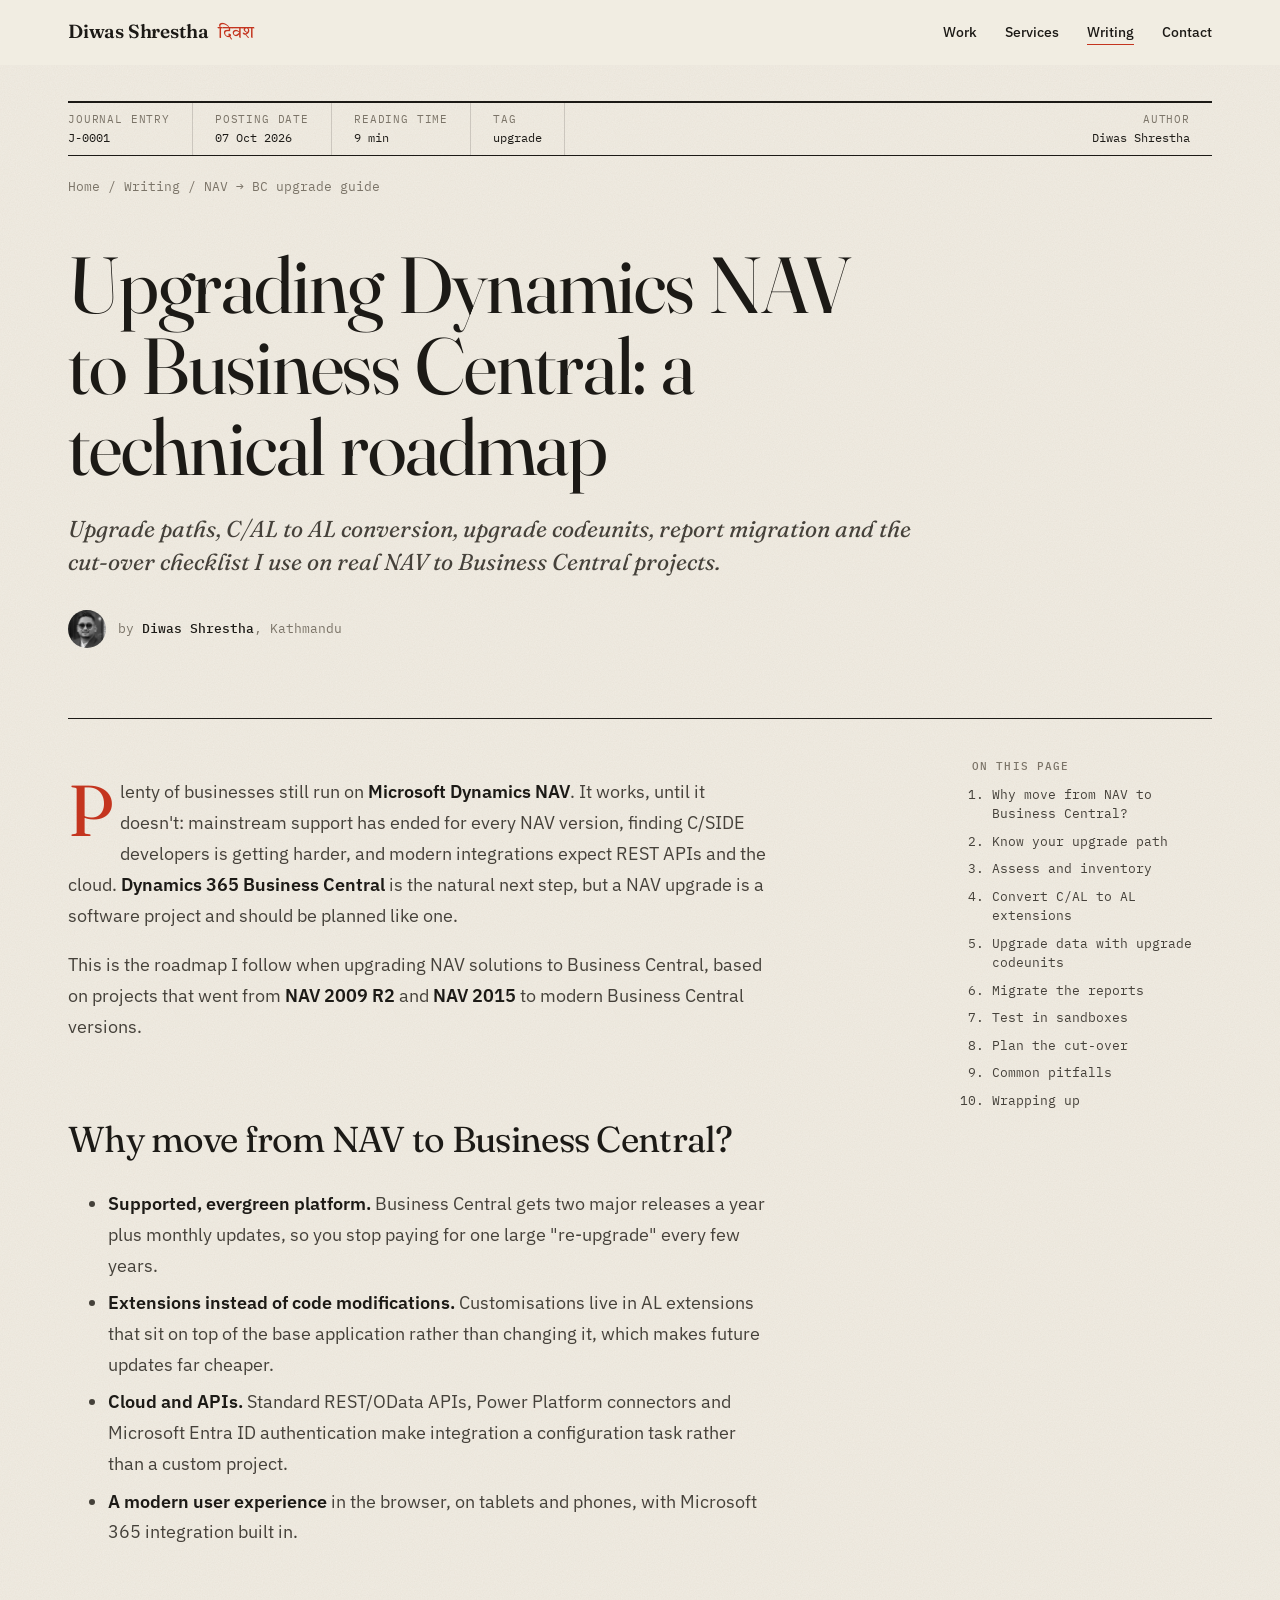
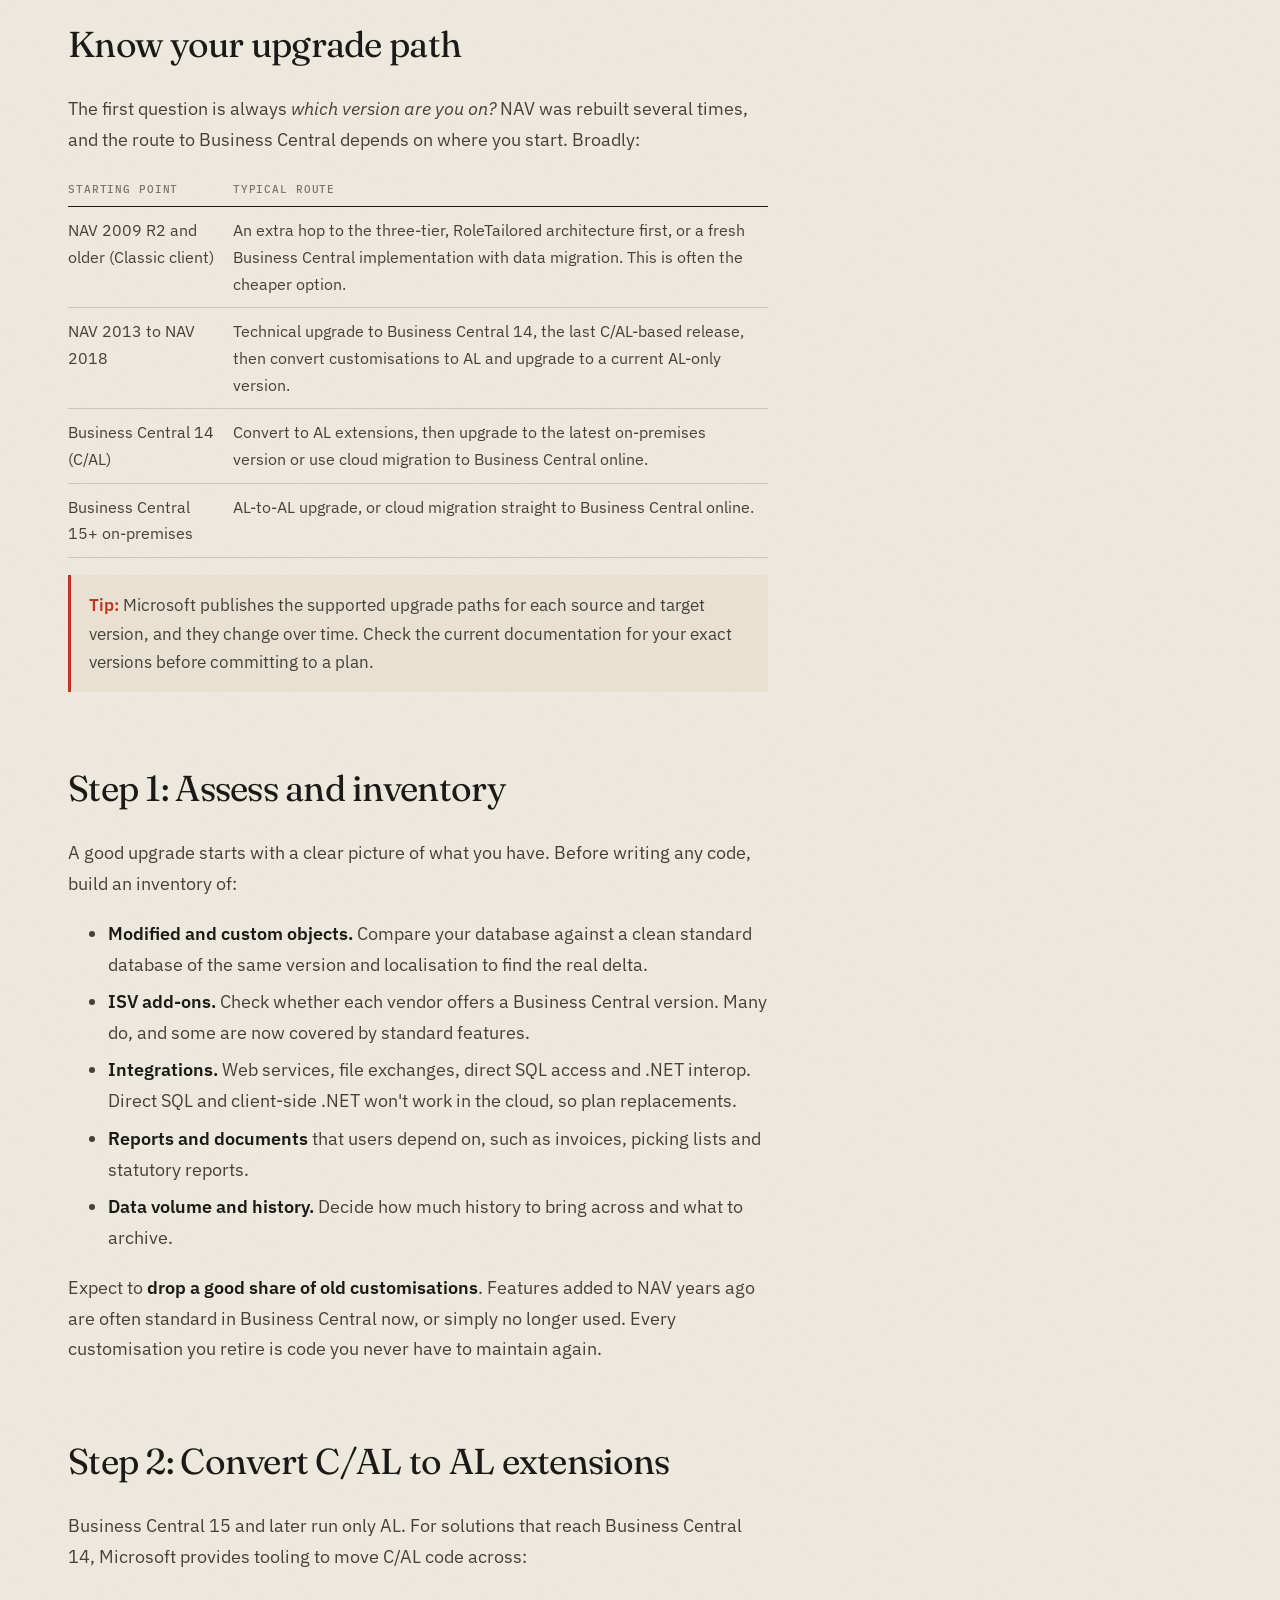
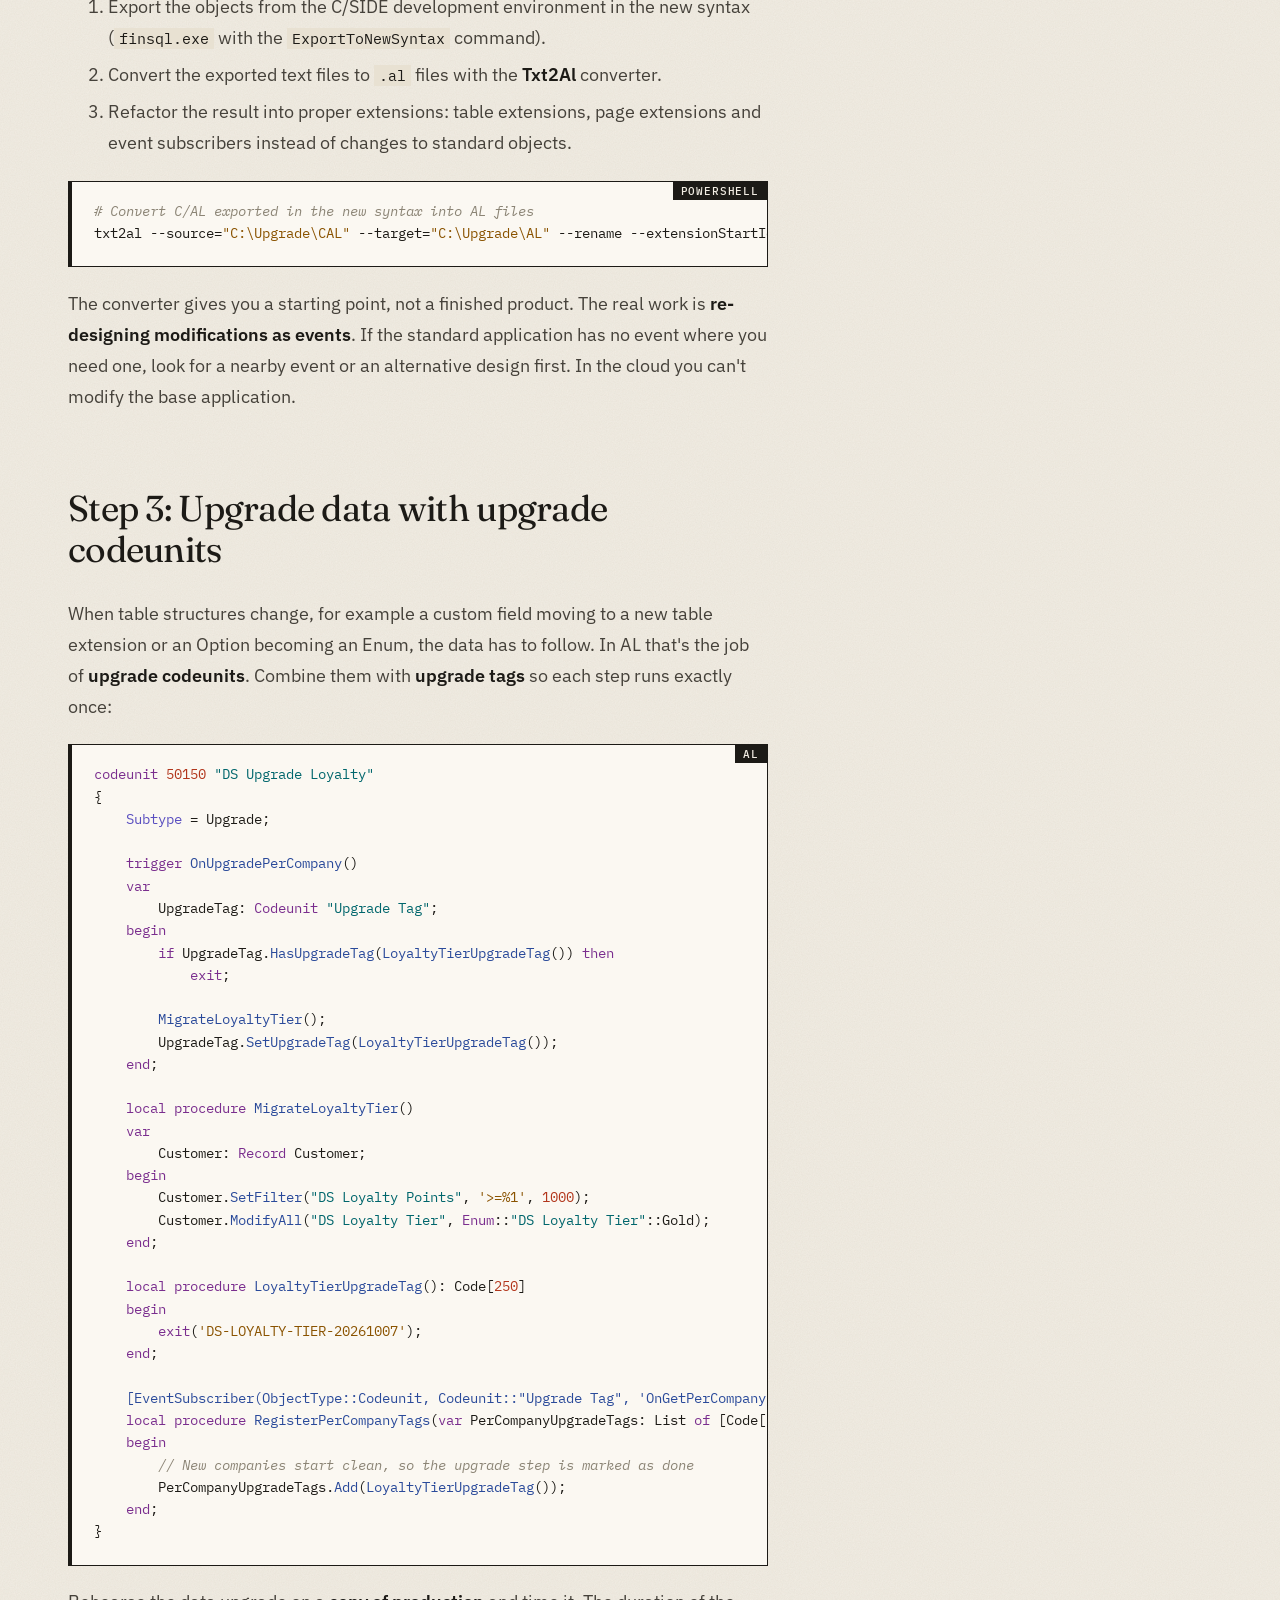
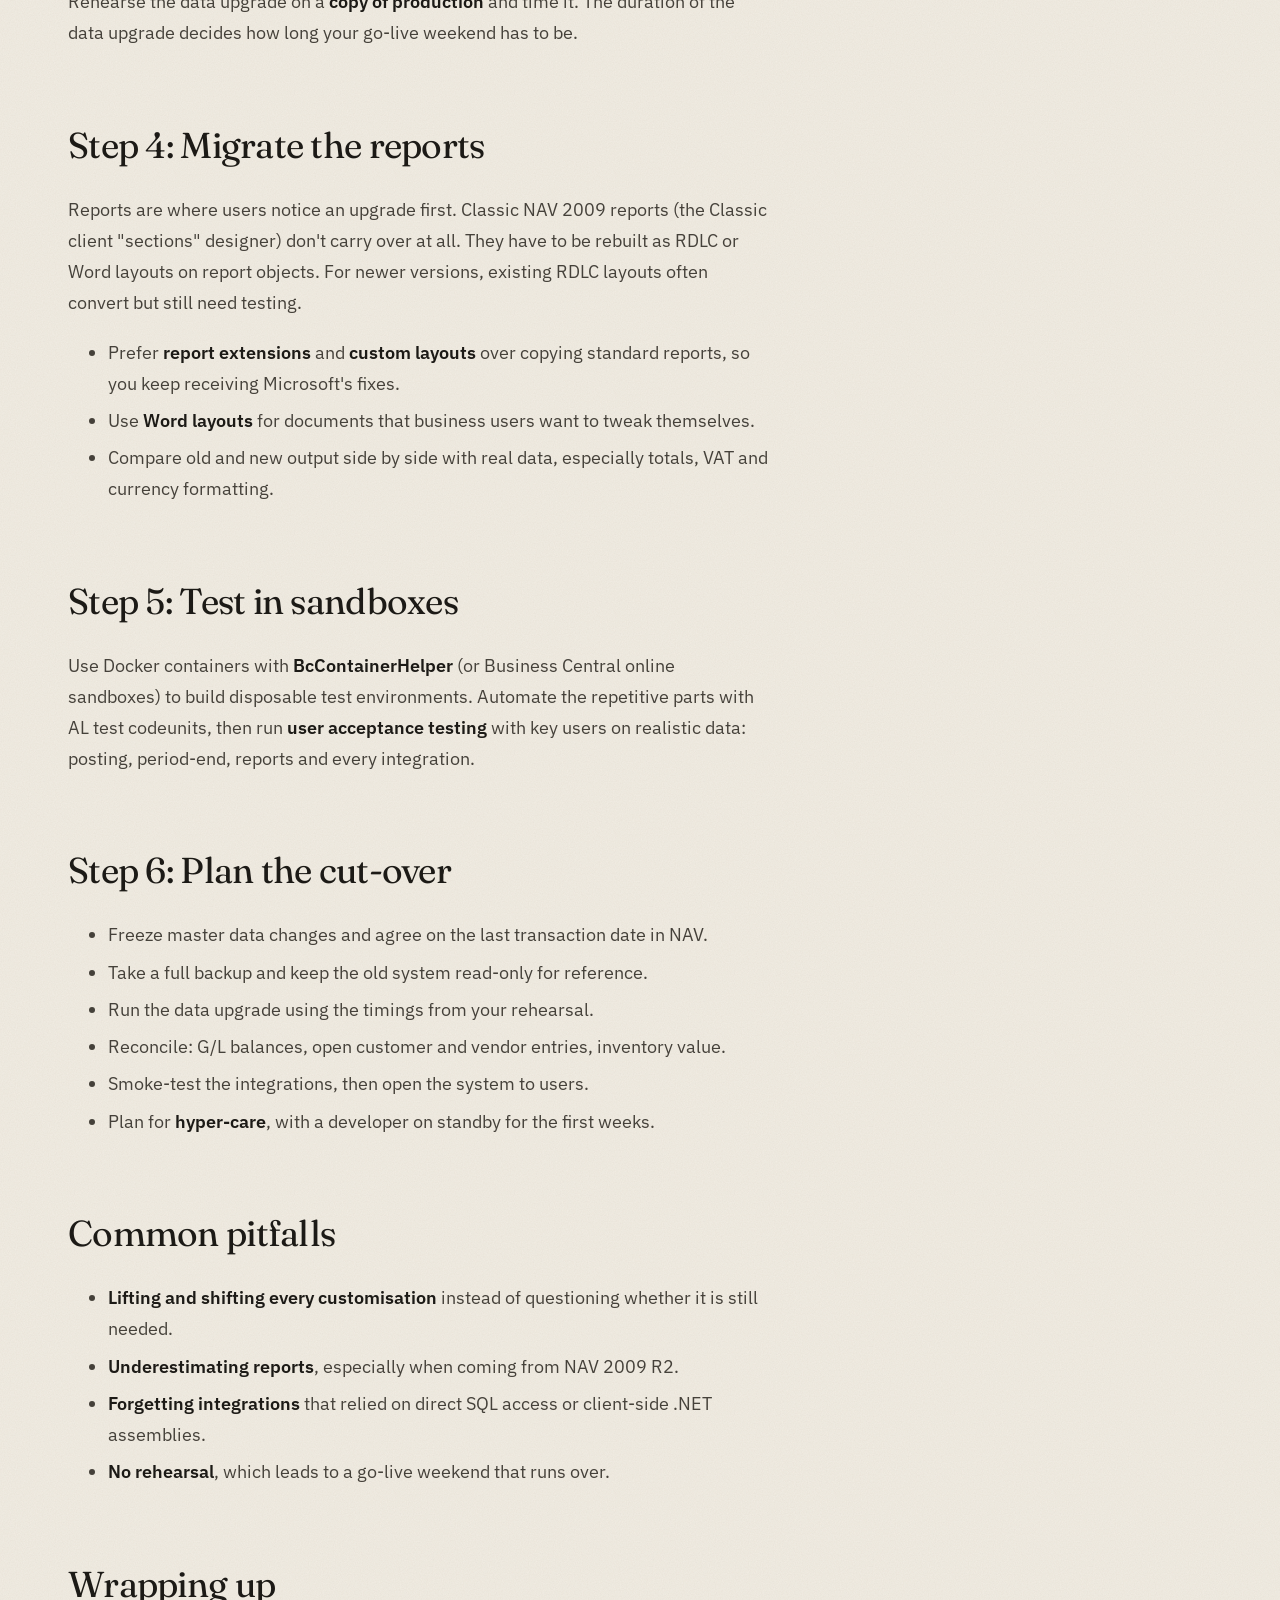
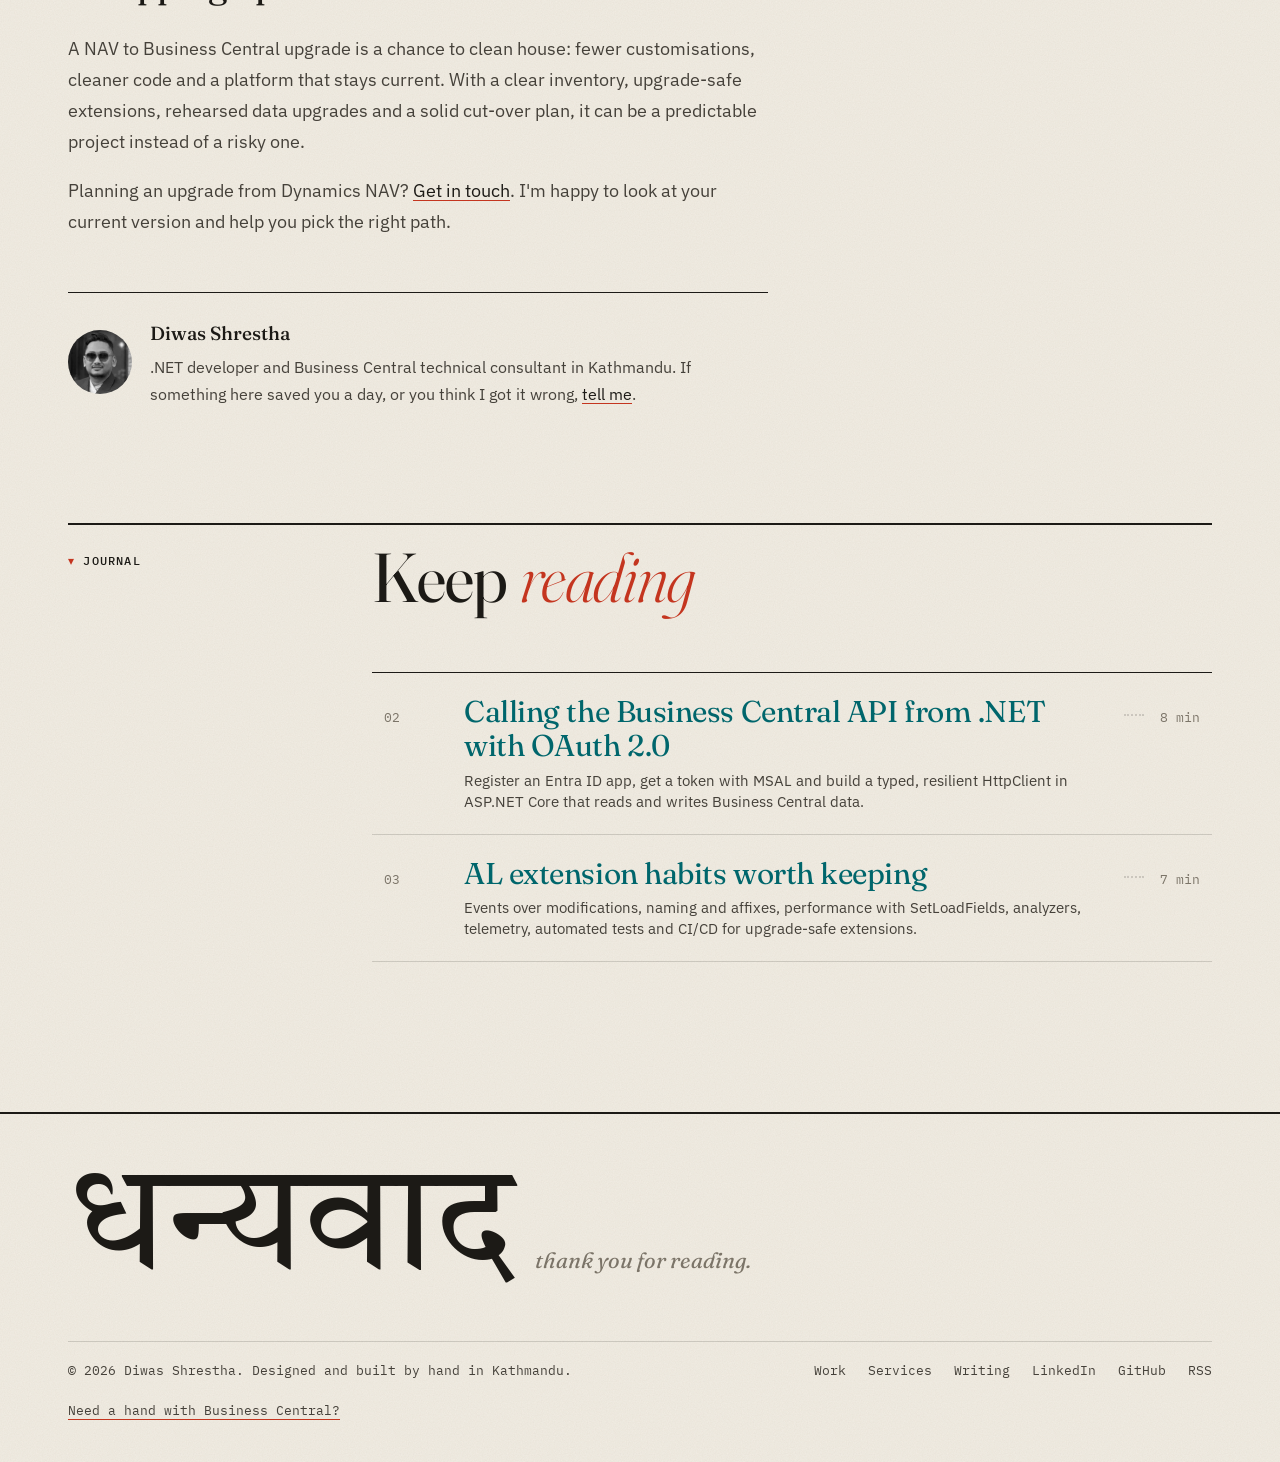
<file: blog/nav-to-business-central-upgrade-guide/index.html>
<!doctype html>
<html lang="en">
<head>
  <meta charset="utf-8">
  <meta name="viewport" content="width=device-width, initial-scale=1, viewport-fit=cover">
  <title>Dynamics NAV to Business Central Upgrade Guide (Step by Step) | Diwas Shrestha</title>
  <meta name="description" content="Step-by-step guide to upgrading Dynamics NAV to Business Central: upgrade paths, C/AL to AL conversion, upgrade codeunits, report migration and cut-over.">
  <meta name="author" content="Diwas Shrestha">
  <meta name="robots" content="index, follow, max-image-preview:large, max-snippet:-1, max-video-preview:-1">
  <link rel="canonical" href="https://www.diwasstha.com.np/blog/nav-to-business-central-upgrade-guide/">
  <meta name="theme-color" content="#f2ede3">
  <meta property="og:type" content="article">
  <meta property="og:site_name" content="Diwas Shrestha">
  <meta property="og:title" content="Dynamics NAV to Business Central Upgrade Guide (Step by Step) | Diwas Shrestha">
  <meta property="og:description" content="Step-by-step guide to upgrading Dynamics NAV to Business Central: upgrade paths, C/AL to AL conversion, upgrade codeunits, report migration and cut-over.">
  <meta property="og:url" content="https://www.diwasstha.com.np/blog/nav-to-business-central-upgrade-guide/">
  <meta property="og:image" content="https://www.diwasstha.com.np/assets/img/og-image.jpg?v=41c9e289">
  <meta property="og:image:width" content="1200">
  <meta property="og:image:height" content="630">
  <meta property="og:locale" content="en_US">
  <meta property="article:published_time" content="2026-10-07T09:00:00+05:45">
  <meta property="article:modified_time" content="2026-10-07T09:00:00+05:45">
  <meta property="article:author" content="https://www.diwasstha.com.np/">
  <meta property="article:section" content="Dynamics 365 Business Central">
  <meta property="article:tag" content="NAV to Business Central upgrade">
  <meta property="article:tag" content="Dynamics NAV upgrade">
  <meta property="article:tag" content="C/AL to AL">
  <meta property="article:tag" content="Business Central migration">
  <meta property="article:tag" content="upgrade codeunit">
  <meta property="article:tag" content="NAV 2009 R2">
  <meta property="article:tag" content="NAV 2015">
  <meta name="twitter:card" content="summary_large_image">
  <meta name="twitter:title" content="Dynamics NAV to Business Central Upgrade Guide (Step by Step) | Diwas Shrestha">
  <meta name="twitter:description" content="Step-by-step guide to upgrading Dynamics NAV to Business Central: upgrade paths, C/AL to AL conversion, upgrade codeunits, report migration and cut-over.">
  <meta name="twitter:image" content="https://www.diwasstha.com.np/assets/img/og-image.jpg?v=41c9e289">
  <link rel="icon" href="/favicon.ico?v=9b64c440" sizes="any">
  <link rel="icon" href="/assets/img/favicon.svg?v=4fa4dcc1" type="image/svg+xml">
  <link rel="icon" href="/assets/img/favicon-32.png?v=d9f9f72f" sizes="32x32" type="image/png">
  <link rel="apple-touch-icon" href="/assets/img/apple-touch-icon.png?v=046c7da8">
  <link rel="manifest" href="/site.webmanifest">
  <link rel="alternate" type="application/rss+xml" title="Diwas Shrestha, writing" href="/feed.xml">
  <link rel="preconnect" href="https://fonts.googleapis.com">
  <link rel="preconnect" href="https://fonts.gstatic.com" crossorigin>
  <link rel="stylesheet" href="https://fonts.googleapis.com/css2?family=Fraunces:ital,opsz,wght,SOFT@0,9..144,300..600,0..100;1,9..144,300..600,0..100&amp;family=IBM+Plex+Mono:wght@400;500&amp;family=IBM+Plex+Sans:wght@400;500;600&amp;family=Tiro+Devanagari+Hindi&amp;display=swap">
  <link rel="stylesheet" href="/assets/css/style.css?v=07de8a34">
  <script>document.documentElement.classList.add('js')</script>
  <script type="application/ld+json">
{
  "@context": "https://schema.org",
  "@graph": [
    {
      "@type": "BlogPosting",
      "@id": "https://www.diwasstha.com.np/blog/nav-to-business-central-upgrade-guide/#article",
      "headline": "Upgrading Dynamics NAV to Business Central: a technical roadmap",
      "description": "Step-by-step guide to upgrading Dynamics NAV to Business Central: upgrade paths, C/AL to AL conversion, upgrade codeunits, report migration and cut-over.",
      "url": "https://www.diwasstha.com.np/blog/nav-to-business-central-upgrade-guide/",
      "mainEntityOfPage": "https://www.diwasstha.com.np/blog/nav-to-business-central-upgrade-guide/",
      "image": "https://www.diwasstha.com.np/assets/img/og-image.jpg?v=41c9e289",
      "datePublished": "2026-10-07",
      "dateModified": "2026-10-07",
      "inLanguage": "en",
      "wordCount": 1160,
      "keywords": "NAV to Business Central upgrade, Dynamics NAV upgrade, C/AL to AL, Business Central migration, upgrade codeunit, NAV 2009 R2, NAV 2015",
      "articleSection": "Dynamics 365 Business Central",
      "author": {
        "@type": "Person",
        "@id": "https://www.diwasstha.com.np/#person",
        "name": "Diwas Shrestha",
        "url": "https://www.diwasstha.com.np/",
        "jobTitle": ".NET Developer & Business Central Technical Consultant",
        "sameAs": [
          "https://www.linkedin.com/in/diwas-cresta/",
          "https://github.com/diwasshrestha"
        ]
      },
      "publisher": {
        "@id": "https://www.diwasstha.com.np/#person"
      },
      "isPartOf": {
        "@type": "Blog",
        "@id": "https://www.diwasstha.com.np/blog/#blog",
        "name": "Diwas Shrestha, writing",
        "url": "https://www.diwasstha.com.np/blog/"
      }
    },
    {
      "@type": "BreadcrumbList",
      "itemListElement": [
        {
          "@type": "ListItem",
          "position": 1,
          "name": "Home",
          "item": "https://www.diwasstha.com.np/"
        },
        {
          "@type": "ListItem",
          "position": 2,
          "name": "Writing",
          "item": "https://www.diwasstha.com.np/blog/"
        },
        {
          "@type": "ListItem",
          "position": 3,
          "name": "Upgrading Dynamics NAV to Business Central: a technical roadmap",
          "item": "https://www.diwasstha.com.np/blog/nav-to-business-central-upgrade-guide/"
        }
      ]
    }
  ]
}
  </script>
</head>
<body class="no-js">
  <a class="skip" href="#main">Skip to content</a>

  <header class="top">
    <div class="wrap">
      <a class="brand" href="/" aria-label="Diwas Shrestha, home">Diwas Shrestha <span class="deva" lang="ne">दिवश</span></a>
      <button class="menu-toggle" type="button" aria-expanded="false" aria-controls="menu">Menu +</button>
      <ul class="menu" id="menu">
        <li><a href="/#work">Work</a></li>
        <li><a href="/#services">Services</a></li>
        <li><a href="/blog/" aria-current="page">Writing</a></li>
        <li><a href="/#contact">Contact</a></li>
      </ul>
    </div>
  </header>

  <main id="main">
    <article>
      <header class="article-head wrap">
        <div class="docbar" aria-label="Entry details">
          <div><small>Journal Entry</small>J-0001</div>
          <div><small>Posting Date</small><time datetime="2026-10-07">07 Oct 2026</time></div>
          <div><small>Reading time</small>9 min</div>
          <div><small>Tag</small>upgrade</div>
          <div><small>Author</small>Diwas Shrestha</div>
        </div>
        <nav class="crumbs" aria-label="Breadcrumb"><a href="/">Home</a><span>/</span><a href="/blog/">Writing</a><span>/</span>NAV → BC upgrade guide</nav>
        <h1>Upgrading Dynamics NAV to Business Central: a technical roadmap</h1>
        <p class="lead">Upgrade paths, C/AL to AL conversion, upgrade codeunits, report migration and the cut-over checklist I use on real NAV to Business Central projects.</p>
        <div class="byline"><img src="/assets/img/diwas-avatar.webp" width="38" height="38" alt=""><span>by <b>Diwas Shrestha</b>, Kathmandu</span></div>
      </header>
      <div class="wrap">
        <div class="article">
          <div class="prose">
<p>Plenty of businesses still run on <strong>Microsoft Dynamics NAV</strong>. It works, until it doesn't: mainstream support has ended for every NAV version, finding C/SIDE developers is getting harder, and modern integrations expect REST APIs and the cloud. <strong>Dynamics 365 Business Central</strong> is the natural next step, but a NAV upgrade is a software project and should be planned like one.</p>
<p>This is the roadmap I follow when upgrading NAV solutions to Business Central, based on projects that went from <strong>NAV 2009 R2</strong> and <strong>NAV 2015</strong> to modern Business Central versions.</p>

<h2 id="why-upgrade">Why move from NAV to Business Central?</h2>
<ul>
  <li><strong>Supported, evergreen platform.</strong> Business Central gets two major releases a year plus monthly updates, so you stop paying for one large "re-upgrade" every few years.</li>
  <li><strong>Extensions instead of code modifications.</strong> Customisations live in AL extensions that sit on top of the base application rather than changing it, which makes future updates far cheaper.</li>
  <li><strong>Cloud and APIs.</strong> Standard REST/OData APIs, Power Platform connectors and Microsoft Entra ID authentication make integration a configuration task rather than a custom project.</li>
  <li><strong>A modern user experience</strong> in the browser, on tablets and phones, with Microsoft 365 integration built in.</li>
</ul>

<h2 id="upgrade-paths">Know your upgrade path</h2>
<p>The first question is always <em>which version are you on?</em> NAV was rebuilt several times, and the route to Business Central depends on where you start. Broadly:</p>
<table>
  <thead><tr><th>Starting point</th><th>Typical route</th></tr></thead>
  <tbody>
    <tr><td>NAV 2009 R2 and older (Classic client)</td><td>An extra hop to the three-tier, RoleTailored architecture first, or a fresh Business Central implementation with data migration. This is often the cheaper option.</td></tr>
    <tr><td>NAV 2013 to NAV 2018</td><td>Technical upgrade to Business Central 14, the last C/AL-based release, then convert customisations to AL and upgrade to a current AL-only version.</td></tr>
    <tr><td>Business Central 14 (C/AL)</td><td>Convert to AL extensions, then upgrade to the latest on-premises version or use cloud migration to Business Central online.</td></tr>
    <tr><td>Business Central 15+ on-premises</td><td>AL-to-AL upgrade, or cloud migration straight to Business Central online.</td></tr>
  </tbody>
</table>
<div class="callout"><strong>Tip:</strong> Microsoft publishes the supported upgrade paths for each source and target version, and they change over time. Check the current documentation for your exact versions before committing to a plan.</div>

<h2 id="assess">Step 1: Assess and inventory</h2>
<p>A good upgrade starts with a clear picture of what you have. Before writing any code, build an inventory of:</p>
<ul>
  <li><strong>Modified and custom objects.</strong> Compare your database against a clean standard database of the same version and localisation to find the real delta.</li>
  <li><strong>ISV add-ons.</strong> Check whether each vendor offers a Business Central version. Many do, and some are now covered by standard features.</li>
  <li><strong>Integrations.</strong> Web services, file exchanges, direct SQL access and .NET interop. Direct SQL and client-side .NET won't work in the cloud, so plan replacements.</li>
  <li><strong>Reports and documents</strong> that users depend on, such as invoices, picking lists and statutory reports.</li>
  <li><strong>Data volume and history.</strong> Decide how much history to bring across and what to archive.</li>
</ul>
<p>Expect to <strong>drop a good share of old customisations</strong>. Features added to NAV years ago are often standard in Business Central now, or simply no longer used. Every customisation you retire is code you never have to maintain again.</p>

<h2 id="convert">Step 2: Convert C/AL to AL extensions</h2>
<p>Business Central 15 and later run only AL. For solutions that reach Business Central 14, Microsoft provides tooling to move C/AL code across:</p>
<ol>
  <li>Export the objects from the C/SIDE development environment in the new syntax (<code>finsql.exe</code> with the <code>ExportToNewSyntax</code> command).</li>
  <li>Convert the exported text files to <code>.al</code> files with the <strong>Txt2Al</strong> converter.</li>
  <li>Refactor the result into proper extensions: table extensions, page extensions and event subscribers instead of changes to standard objects.</li>
</ol>
<pre><code class="language-powershell"># Convert C/AL exported in the new syntax into AL files
txt2al --source="C:\Upgrade\CAL" --target="C:\Upgrade\AL" --rename --extensionStartId=50100</code></pre>
<p>The converter gives you a starting point, not a finished product. The real work is <strong>re-designing modifications as events</strong>. If the standard application has no event where you need one, look for a nearby event or an alternative design first. In the cloud you can't modify the base application.</p>

<h2 id="data">Step 3: Upgrade data with upgrade codeunits</h2>
<p>When table structures change, for example a custom field moving to a new table extension or an Option becoming an Enum, the data has to follow. In AL that's the job of <strong>upgrade codeunits</strong>. Combine them with <strong>upgrade tags</strong> so each step runs exactly once:</p>
<pre><code class="language-al">codeunit 50150 "DS Upgrade Loyalty"
{
    Subtype = Upgrade;

    trigger OnUpgradePerCompany()
    var
        UpgradeTag: Codeunit "Upgrade Tag";
    begin
        if UpgradeTag.HasUpgradeTag(LoyaltyTierUpgradeTag()) then
            exit;

        MigrateLoyaltyTier();
        UpgradeTag.SetUpgradeTag(LoyaltyTierUpgradeTag());
    end;

    local procedure MigrateLoyaltyTier()
    var
        Customer: Record Customer;
    begin
        Customer.SetFilter("DS Loyalty Points", '>=%1', 1000);
        Customer.ModifyAll("DS Loyalty Tier", Enum::"DS Loyalty Tier"::Gold);
    end;

    local procedure LoyaltyTierUpgradeTag(): Code[250]
    begin
        exit('DS-LOYALTY-TIER-20261007');
    end;

    [EventSubscriber(ObjectType::Codeunit, Codeunit::"Upgrade Tag", 'OnGetPerCompanyUpgradeTags', '', false, false)]
    local procedure RegisterPerCompanyTags(var PerCompanyUpgradeTags: List of [Code[250]])
    begin
        // New companies start clean, so the upgrade step is marked as done
        PerCompanyUpgradeTags.Add(LoyaltyTierUpgradeTag());
    end;
}</code></pre>
<p>Rehearse the data upgrade on a <strong>copy of production</strong> and time it. The duration of the data upgrade decides how long your go-live weekend has to be.</p>

<h2 id="reports">Step 4: Migrate the reports</h2>
<p>Reports are where users notice an upgrade first. Classic NAV 2009 reports (the Classic client "sections" designer) don't carry over at all. They have to be rebuilt as RDLC or Word layouts on report objects. For newer versions, existing RDLC layouts often convert but still need testing.</p>
<ul>
  <li>Prefer <strong>report extensions</strong> and <strong>custom layouts</strong> over copying standard reports, so you keep receiving Microsoft's fixes.</li>
  <li>Use <strong>Word layouts</strong> for documents that business users want to tweak themselves.</li>
  <li>Compare old and new output side by side with real data, especially totals, VAT and currency formatting.</li>
</ul>

<h2 id="test">Step 5: Test in sandboxes</h2>
<p>Use Docker containers with <strong>BcContainerHelper</strong> (or Business Central online sandboxes) to build disposable test environments. Automate the repetitive parts with AL test codeunits, then run <strong>user acceptance testing</strong> with key users on realistic data: posting, period-end, reports and every integration.</p>

<h2 id="cutover">Step 6: Plan the cut-over</h2>
<ul>
  <li>Freeze master data changes and agree on the last transaction date in NAV.</li>
  <li>Take a full backup and keep the old system read-only for reference.</li>
  <li>Run the data upgrade using the timings from your rehearsal.</li>
  <li>Reconcile: G/L balances, open customer and vendor entries, inventory value.</li>
  <li>Smoke-test the integrations, then open the system to users.</li>
  <li>Plan for <strong>hyper-care</strong>, with a developer on standby for the first weeks.</li>
</ul>

<h2 id="pitfalls">Common pitfalls</h2>
<ul>
  <li><strong>Lifting and shifting every customisation</strong> instead of questioning whether it is still needed.</li>
  <li><strong>Underestimating reports</strong>, especially when coming from NAV 2009 R2.</li>
  <li><strong>Forgetting integrations</strong> that relied on direct SQL access or client-side .NET assemblies.</li>
  <li><strong>No rehearsal</strong>, which leads to a go-live weekend that runs over.</li>
</ul>

<h2 id="conclusion">Wrapping up</h2>
<p>A NAV to Business Central upgrade is a chance to clean house: fewer customisations, cleaner code and a platform that stays current. With a clear inventory, upgrade-safe extensions, rehearsed data upgrades and a solid cut-over plan, it can be a predictable project instead of a risky one.</p>
<p>Planning an upgrade from Dynamics NAV? <a href="/#contact">Get in touch</a>. I'm happy to look at your current version and help you pick the right path.</p>

            <div class="signoff">
              <img src="/assets/img/diwas-avatar.webp" width="64" height="64" alt="Diwas Shrestha" loading="lazy">
              <div><b>Diwas Shrestha</b><p>.NET developer and Business Central technical consultant in Kathmandu. If something here saved you a day, or you think I got it wrong, <a href="mailto:diwas668@gmail.com">tell me</a>.</p></div>
            </div>
          </div>
          <aside class="side" aria-label="On this page">
            <h2>On this page</h2>
            <ol><li><a href="#why-upgrade">Why move from NAV to Business Central?</a></li><li><a href="#upgrade-paths">Know your upgrade path</a></li><li><a href="#assess">Assess and inventory</a></li><li><a href="#convert">Convert C/AL to AL extensions</a></li><li><a href="#data">Upgrade data with upgrade codeunits</a></li><li><a href="#reports">Migrate the reports</a></li><li><a href="#test">Test in sandboxes</a></li><li><a href="#cutover">Plan the cut-over</a></li><li><a href="#pitfalls">Common pitfalls</a></li><li><a href="#conclusion">Wrapping up</a></li></ol>
          </aside>
        </div>
      </div>
    </article>

    <section class="sec wrap" aria-labelledby="more-h">
      <header class="sec-head"><span class="tab">Journal</span><h2 id="more-h">Keep <em>reading</em></h2></header>
      <div class="body-grid"><div class="main">
        <ol class="toc-list">
            <li><a href="/blog/business-central-api-dotnet-integration/"><span class="n">02</span><span class="t">Calling the Business Central API from .NET with OAuth 2.0<small>Register an Entra ID app, get a token with MSAL and build a typed, resilient HttpClient in ASP.NET Core that reads and writes Business Central data.</small></span><span class="dots"></span><span class="m">8 min</span></a></li>
            <li><a href="/blog/al-extension-development-best-practices/"><span class="n">03</span><span class="t">AL extension habits worth keeping<small>Events over modifications, naming and affixes, performance with SetLoadFields, analyzers, telemetry, automated tests and CI/CD for upgrade-safe extensions.</small></span><span class="dots"></span><span class="m">7 min</span></a></li>
        </ol>
      </div></div>
    </section>
  </main>

  <footer class="foot">
    <div class="wrap">
      <div class="thanks"><span class="deva" lang="ne">धन्यवाद</span><span>thank you for reading.</span></div>
      <div class="foot-row">
        <span>© <span data-year>2026</span> Diwas Shrestha. Designed and built by hand in Kathmandu.</span>
        <nav aria-label="Footer"><a href="/#work">Work</a><a href="/#services">Services</a><a href="/blog/">Writing</a><a href="https://www.linkedin.com/in/diwas-cresta/" rel="me noopener" target="_blank">LinkedIn</a><a href="https://github.com/diwasshrestha" rel="me noopener" target="_blank">GitHub</a><a href="/feed.xml">RSS</a></nav>
        <span><a class="ul" href="/#contact">Need a hand with Business Central?</a></span>
      </div>
    </div>
  </footer>

  <script src="/assets/js/main.js?v=330af5a3" defer></script>
</body>
</html>
</file>
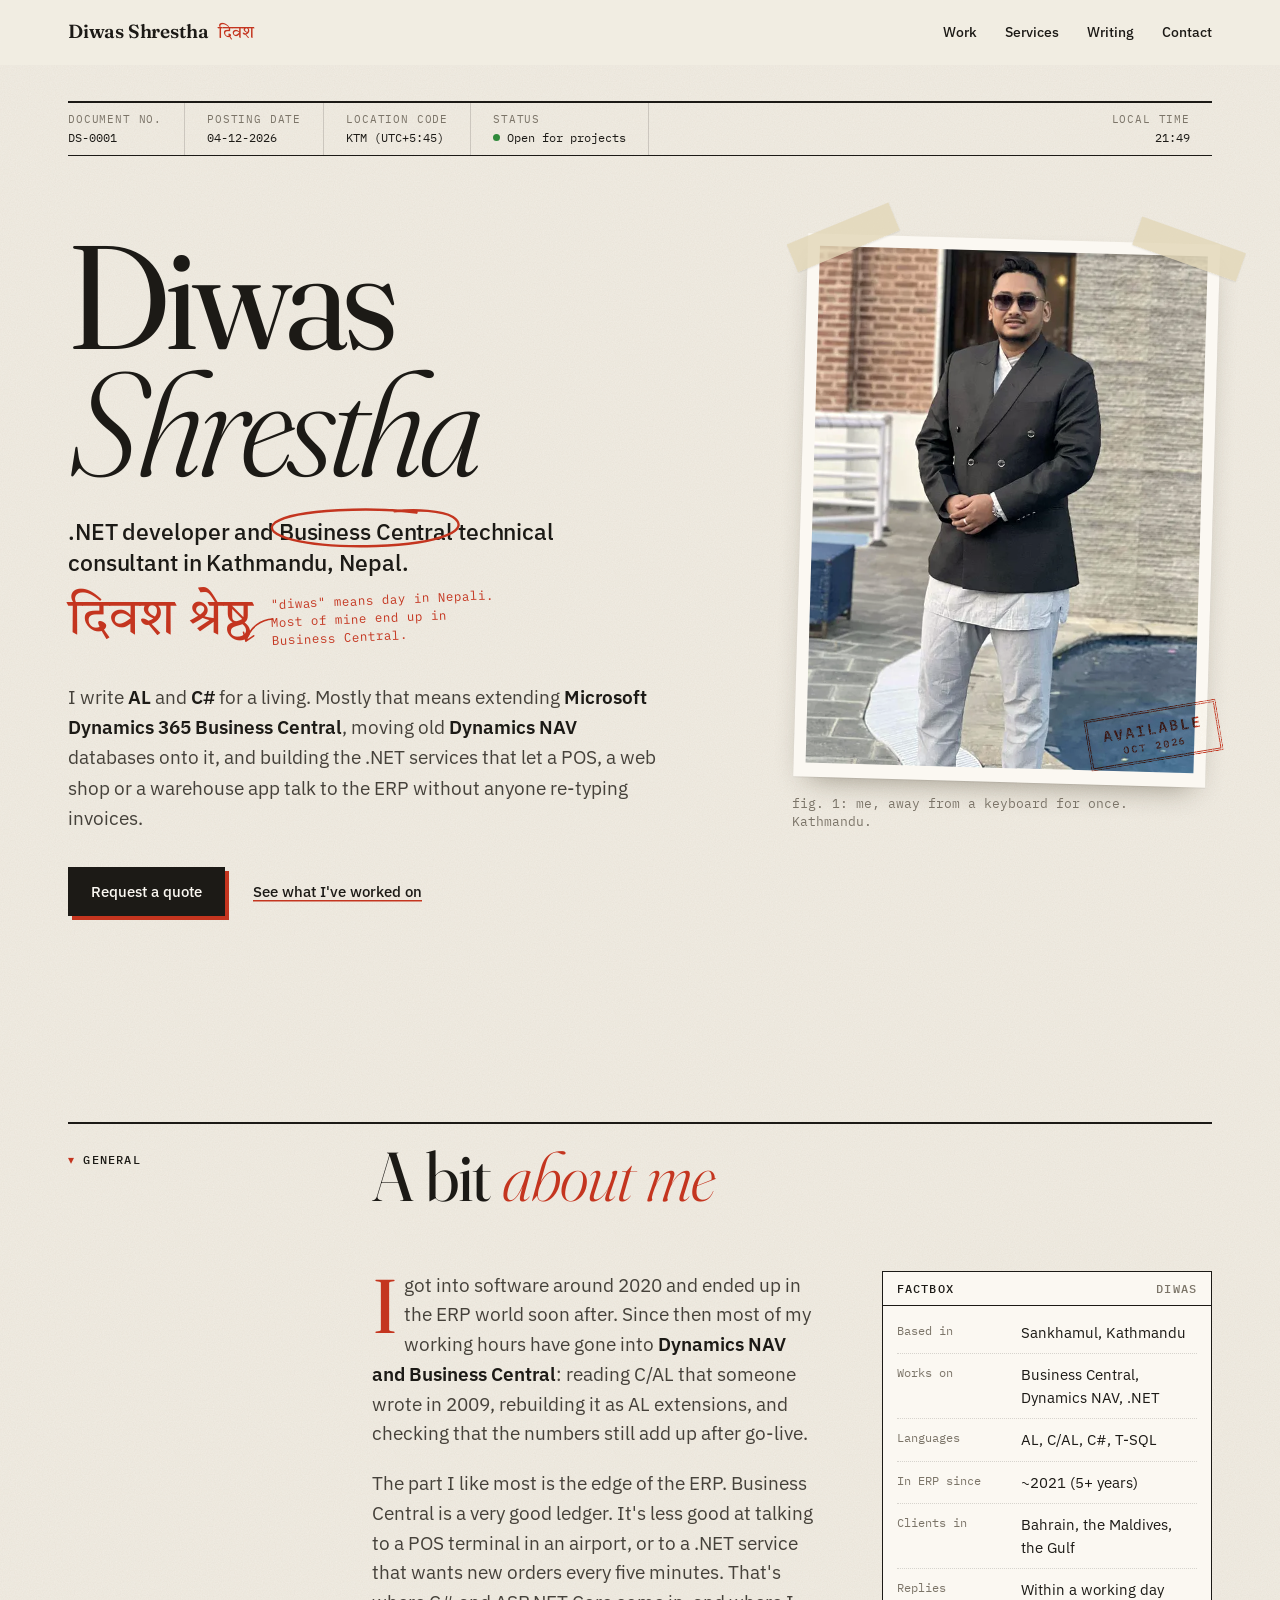
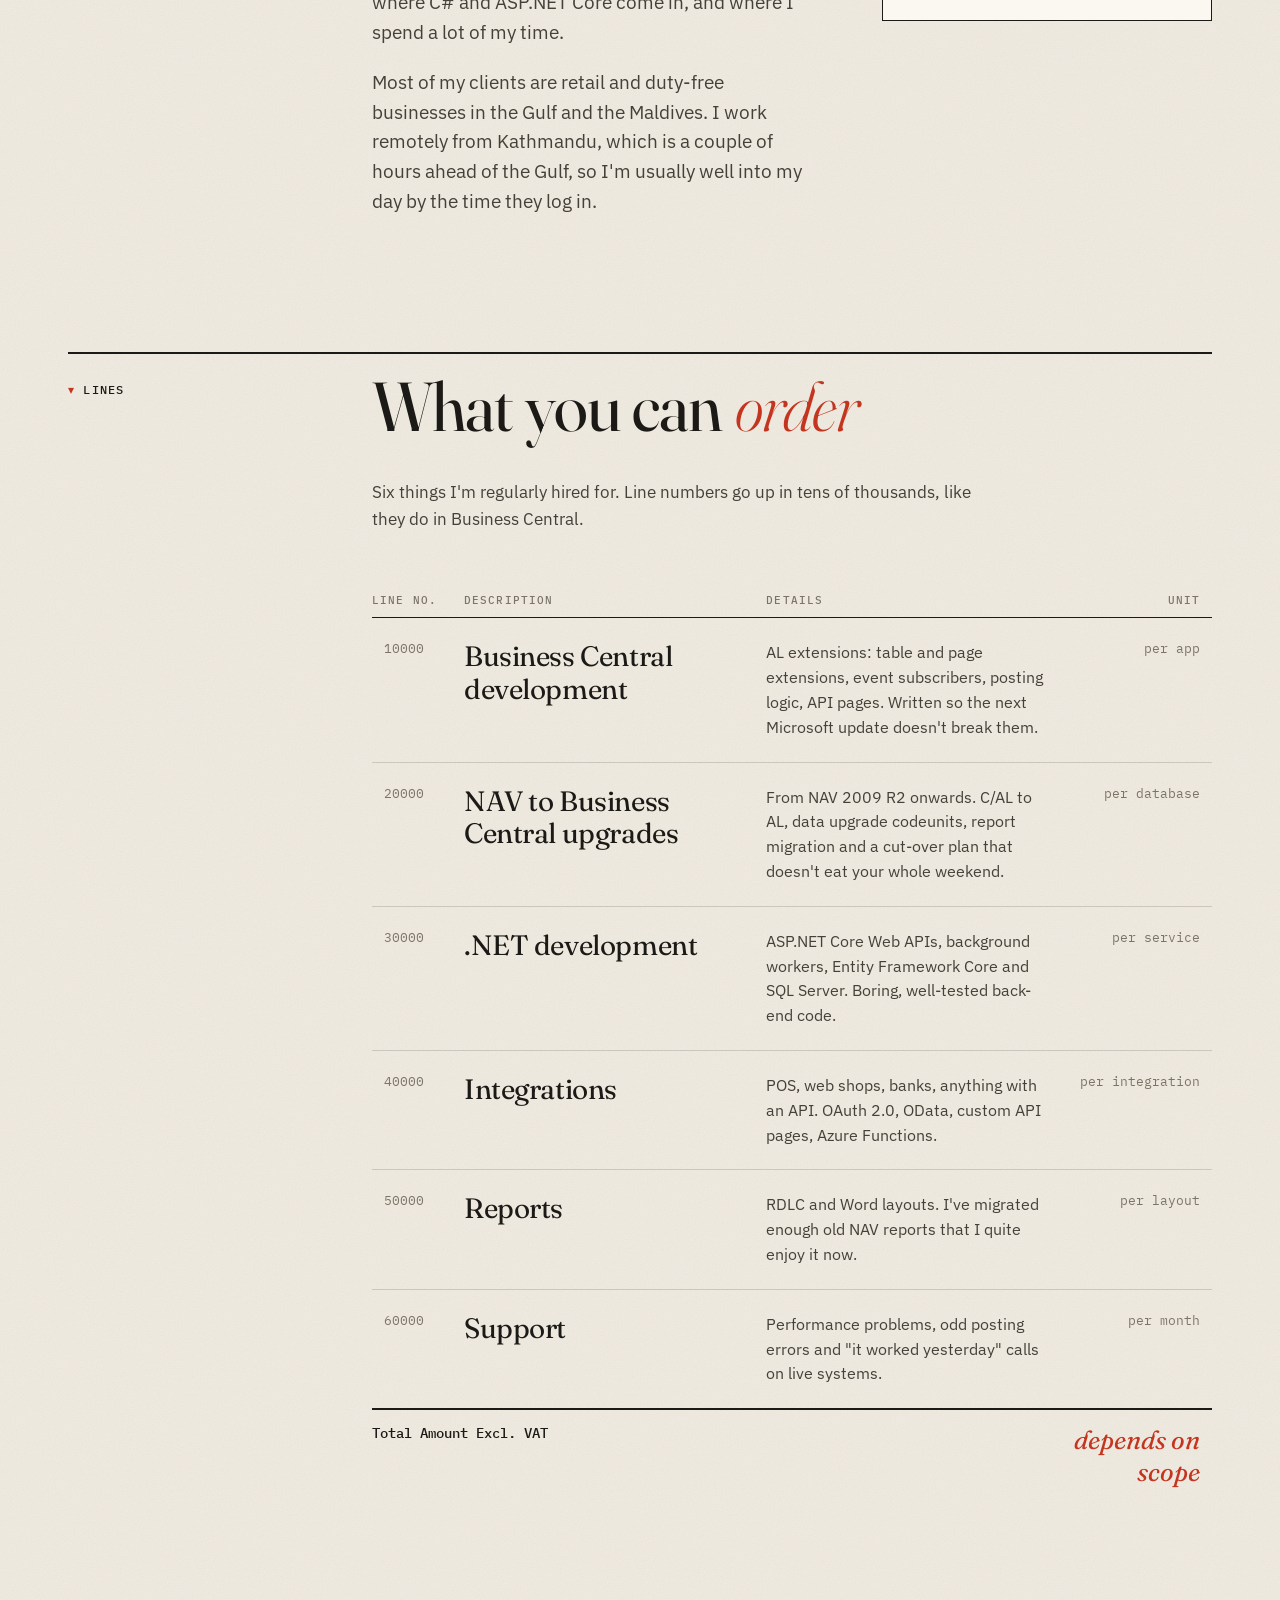
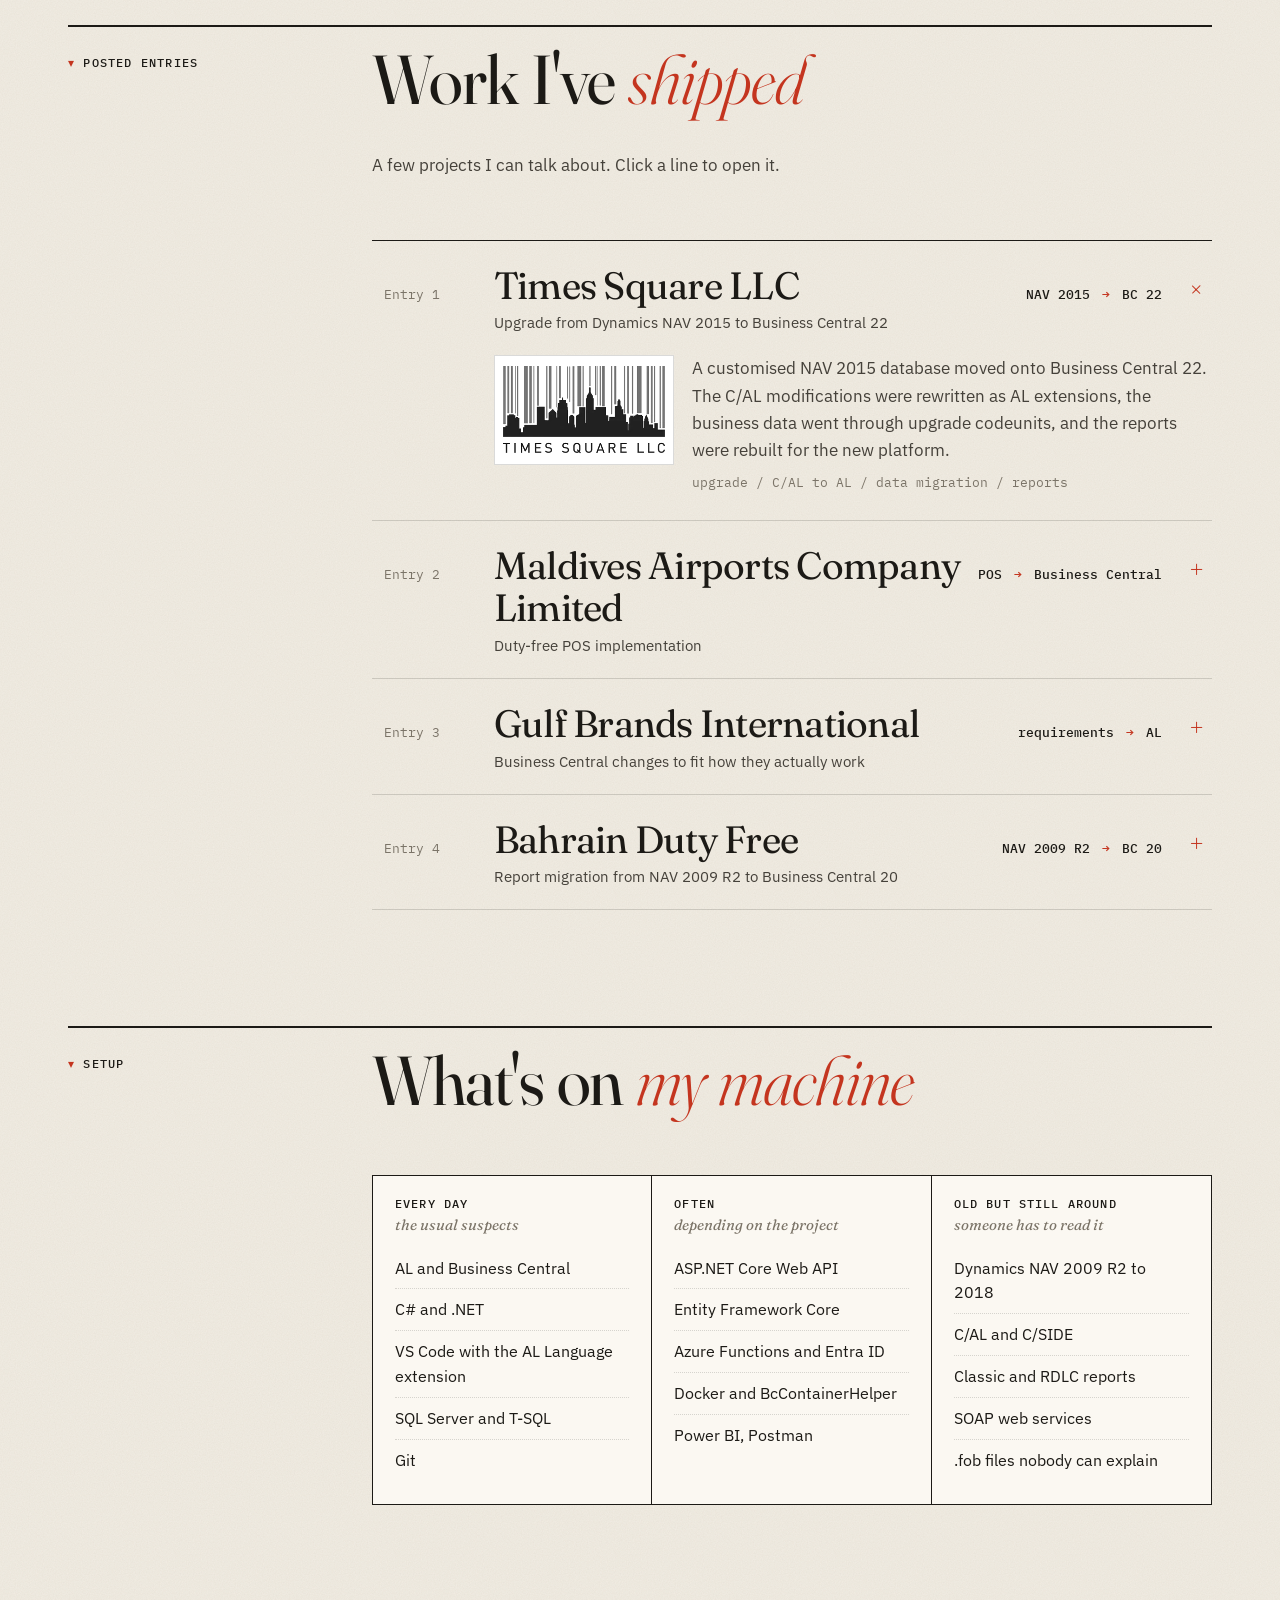
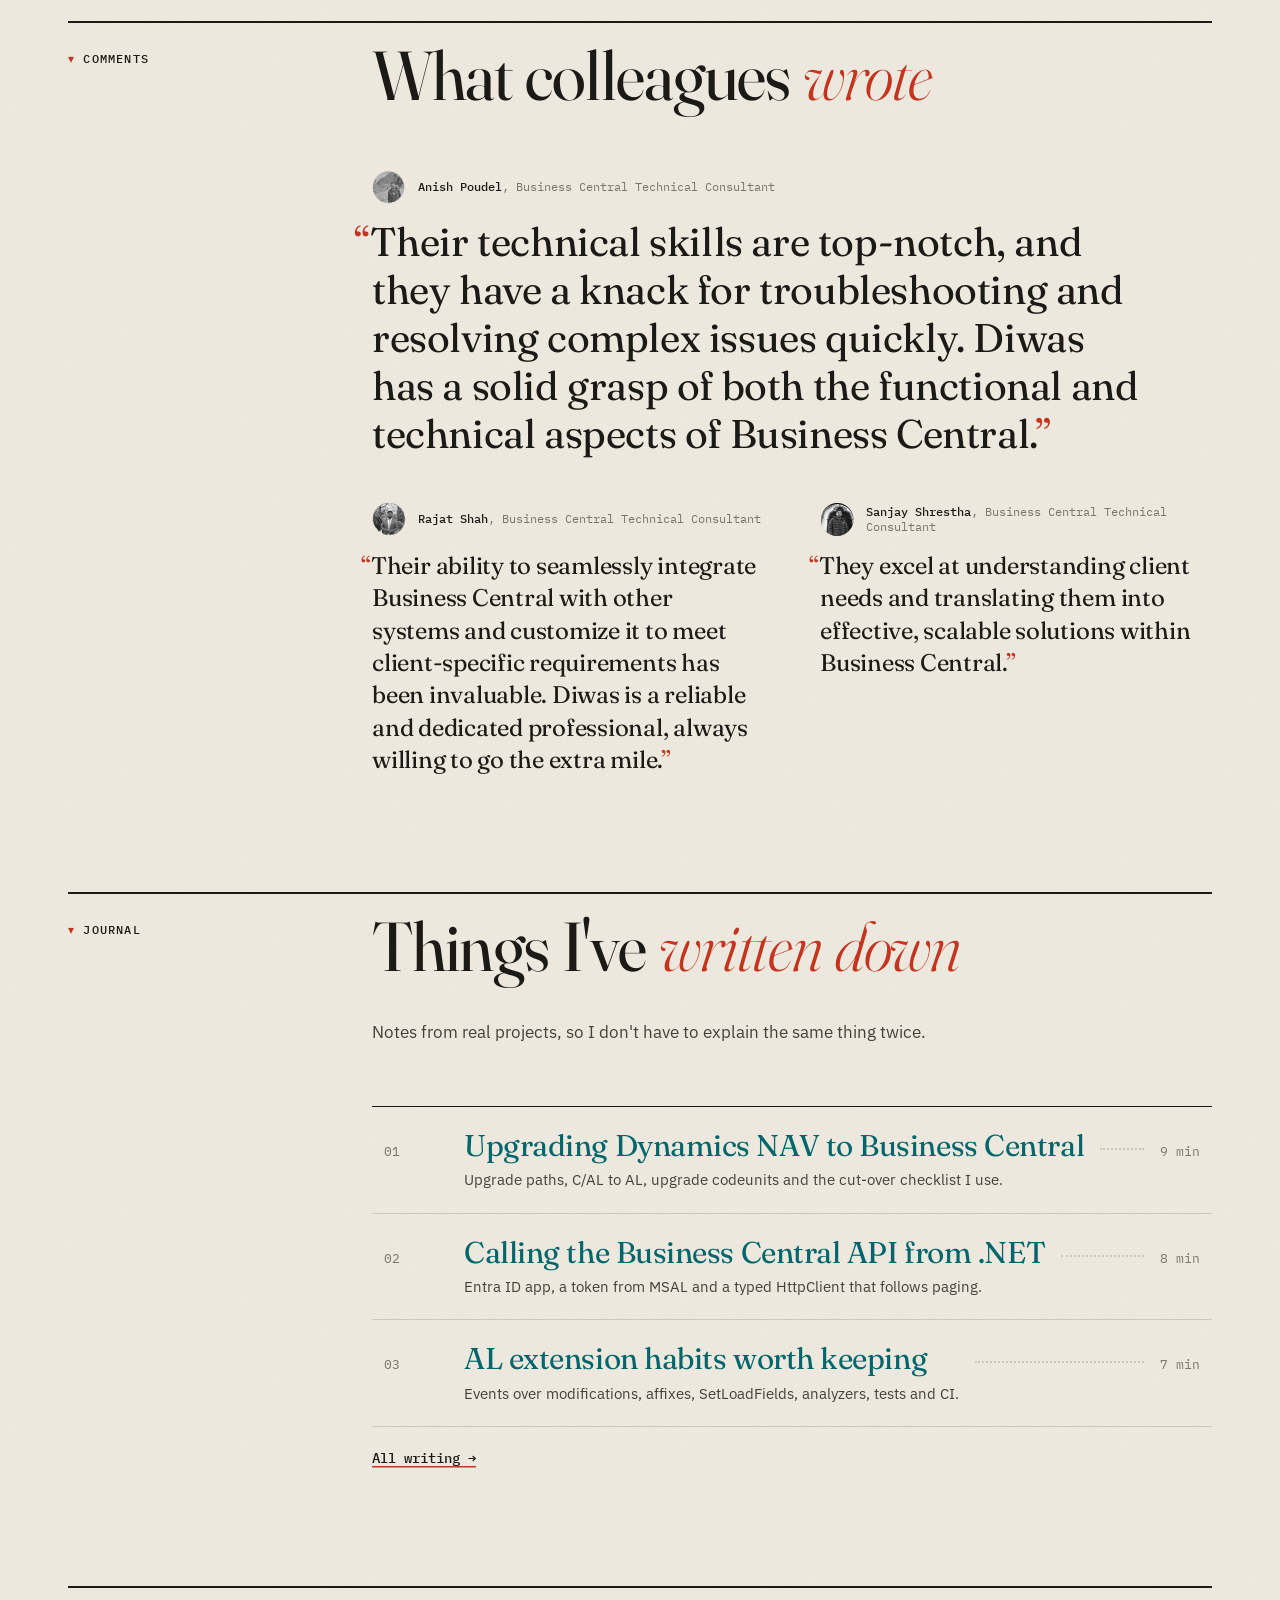
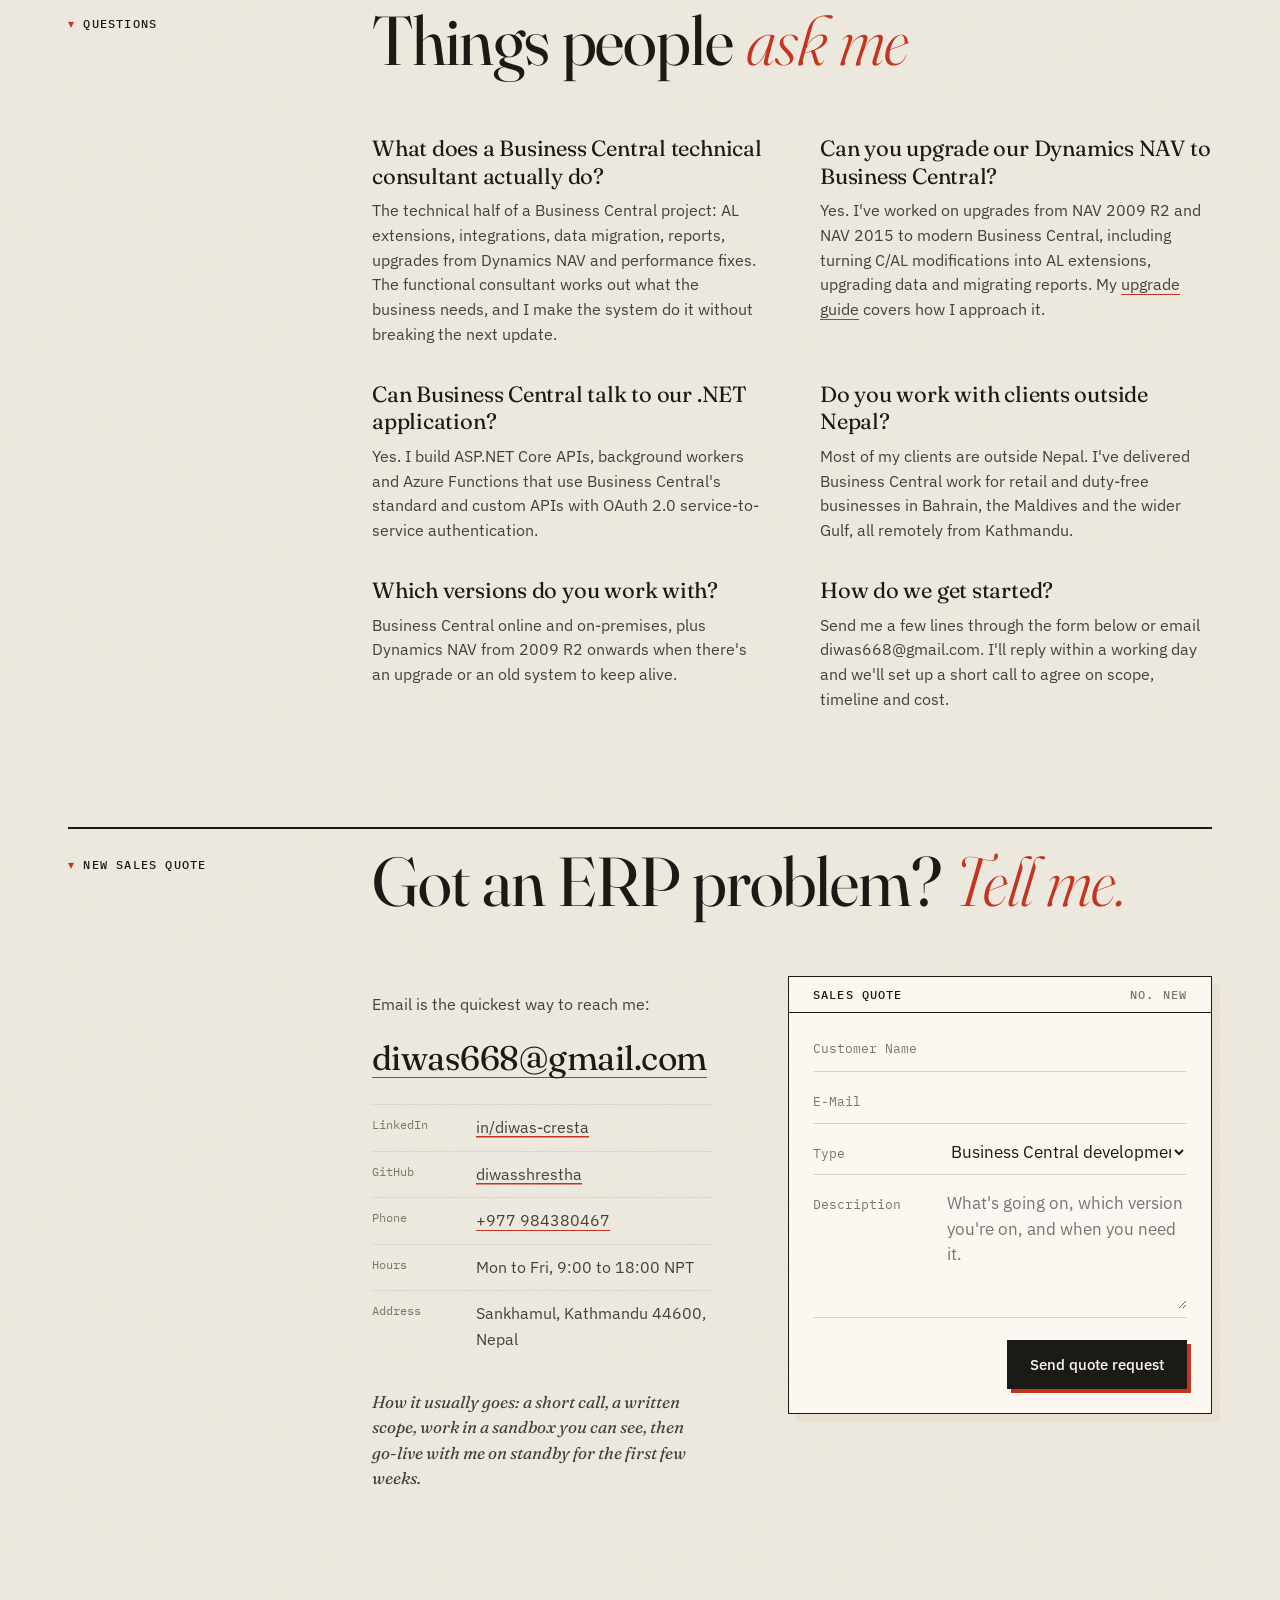
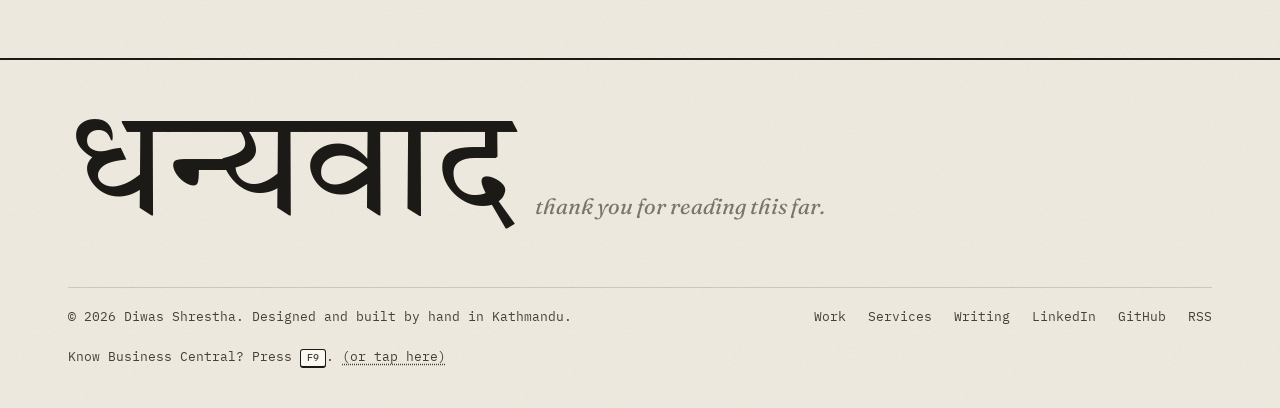
<file: about.html>
<!doctype html>
<html lang="en">
<head>
  <meta charset="utf-8">
  <title>Redirecting… | Diwas Shrestha</title>
  <link rel="canonical" href="https://www.diwasstha.com.np/#about">
  <meta http-equiv="refresh" content="0; url=/#about">
  <script>location.replace('/#about')</script>
</head>
<body><p>This page has moved to <a href="/#about">https://www.diwasstha.com.np/#about</a>.</p></body>
</html>
</file>
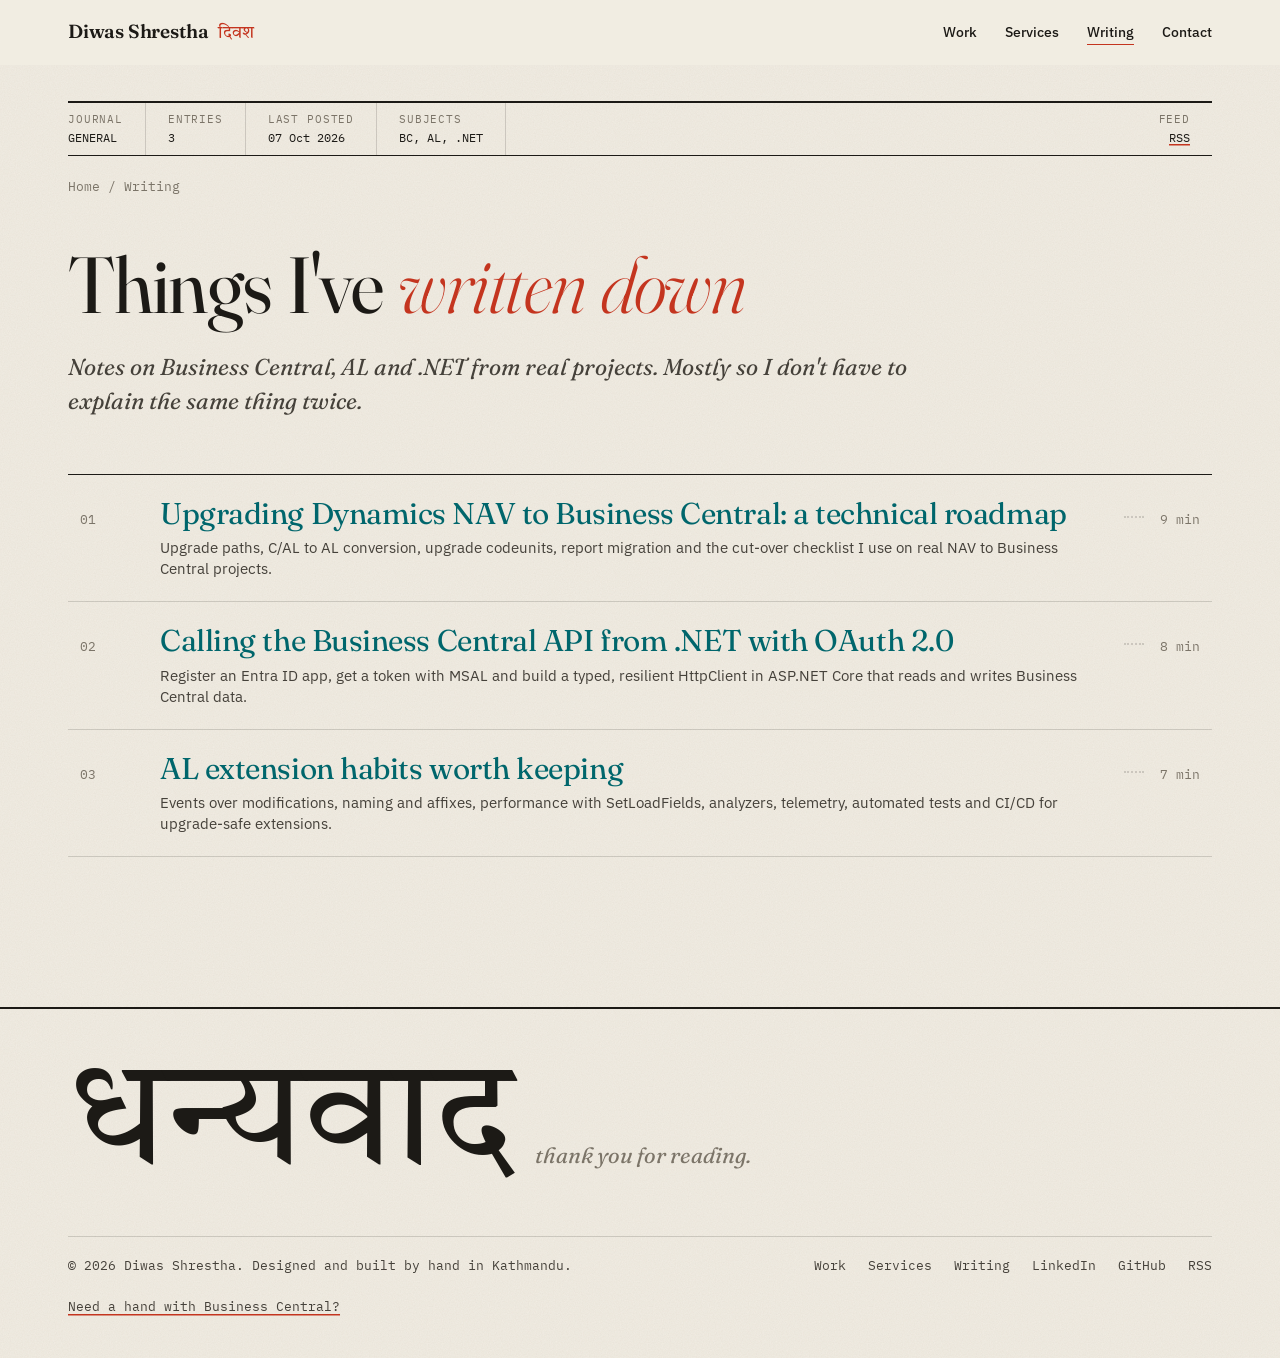
<file: blog.html>
<!doctype html>
<html lang="en">
<head>
  <meta charset="utf-8">
  <title>Redirecting… | Diwas Shrestha</title>
  <link rel="canonical" href="https://www.diwasstha.com.np/blog/">
  <meta http-equiv="refresh" content="0; url=/blog/">
  <script>location.replace('/blog/')</script>
</head>
<body><p>This page has moved to <a href="/blog/">https://www.diwasstha.com.np/blog/</a>.</p></body>
</html>
</file>
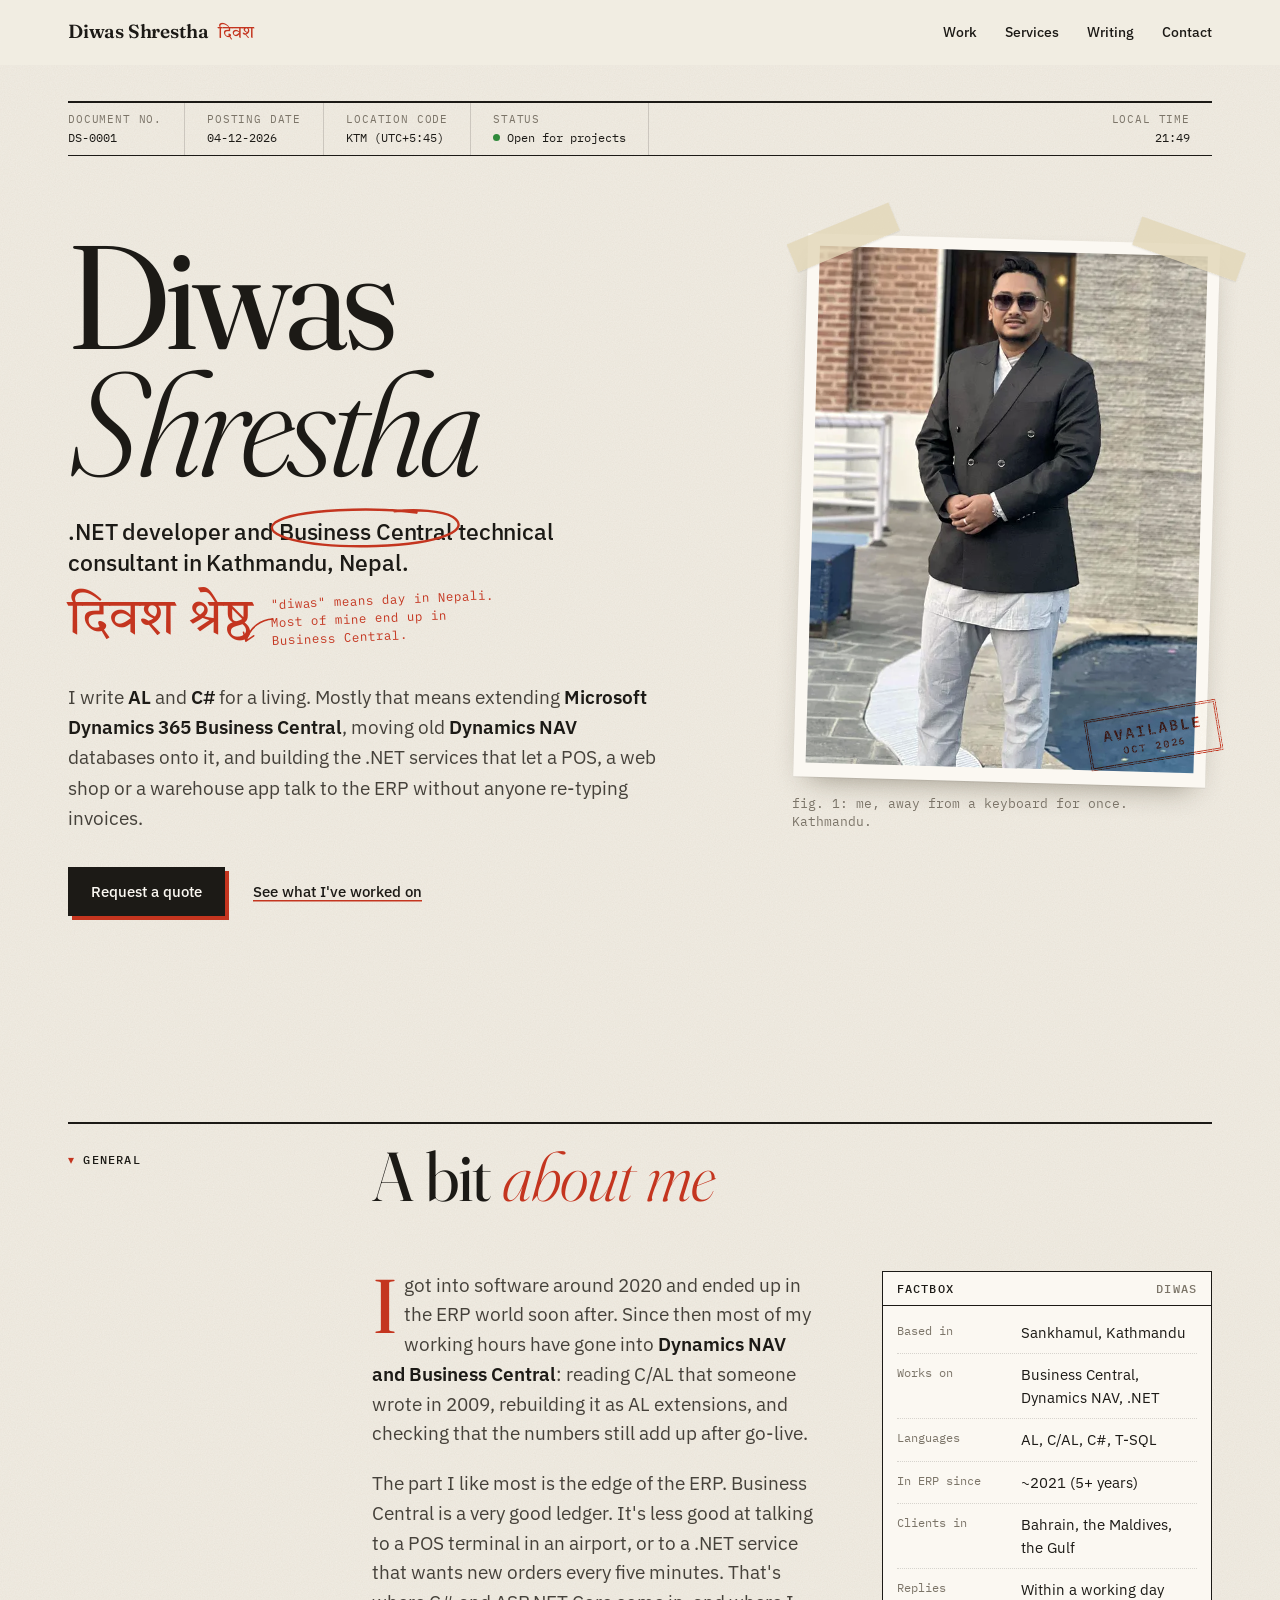
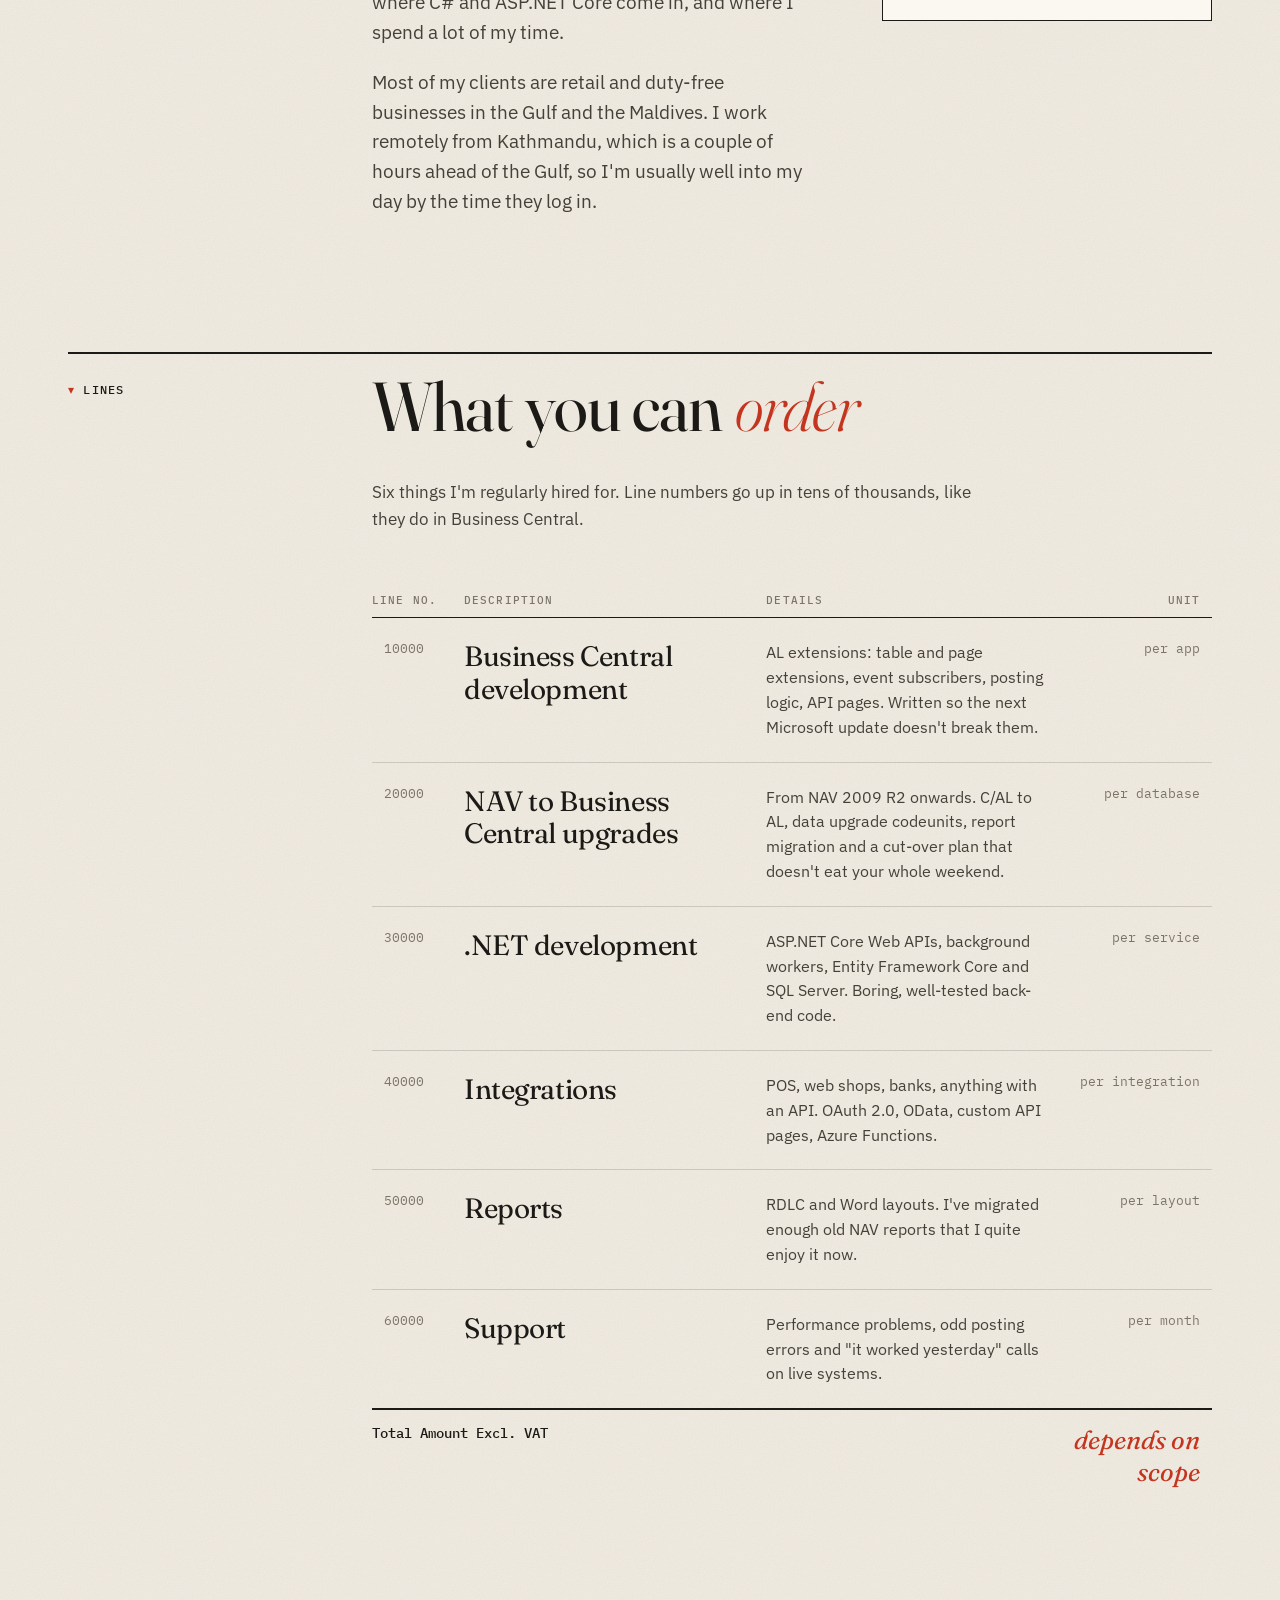
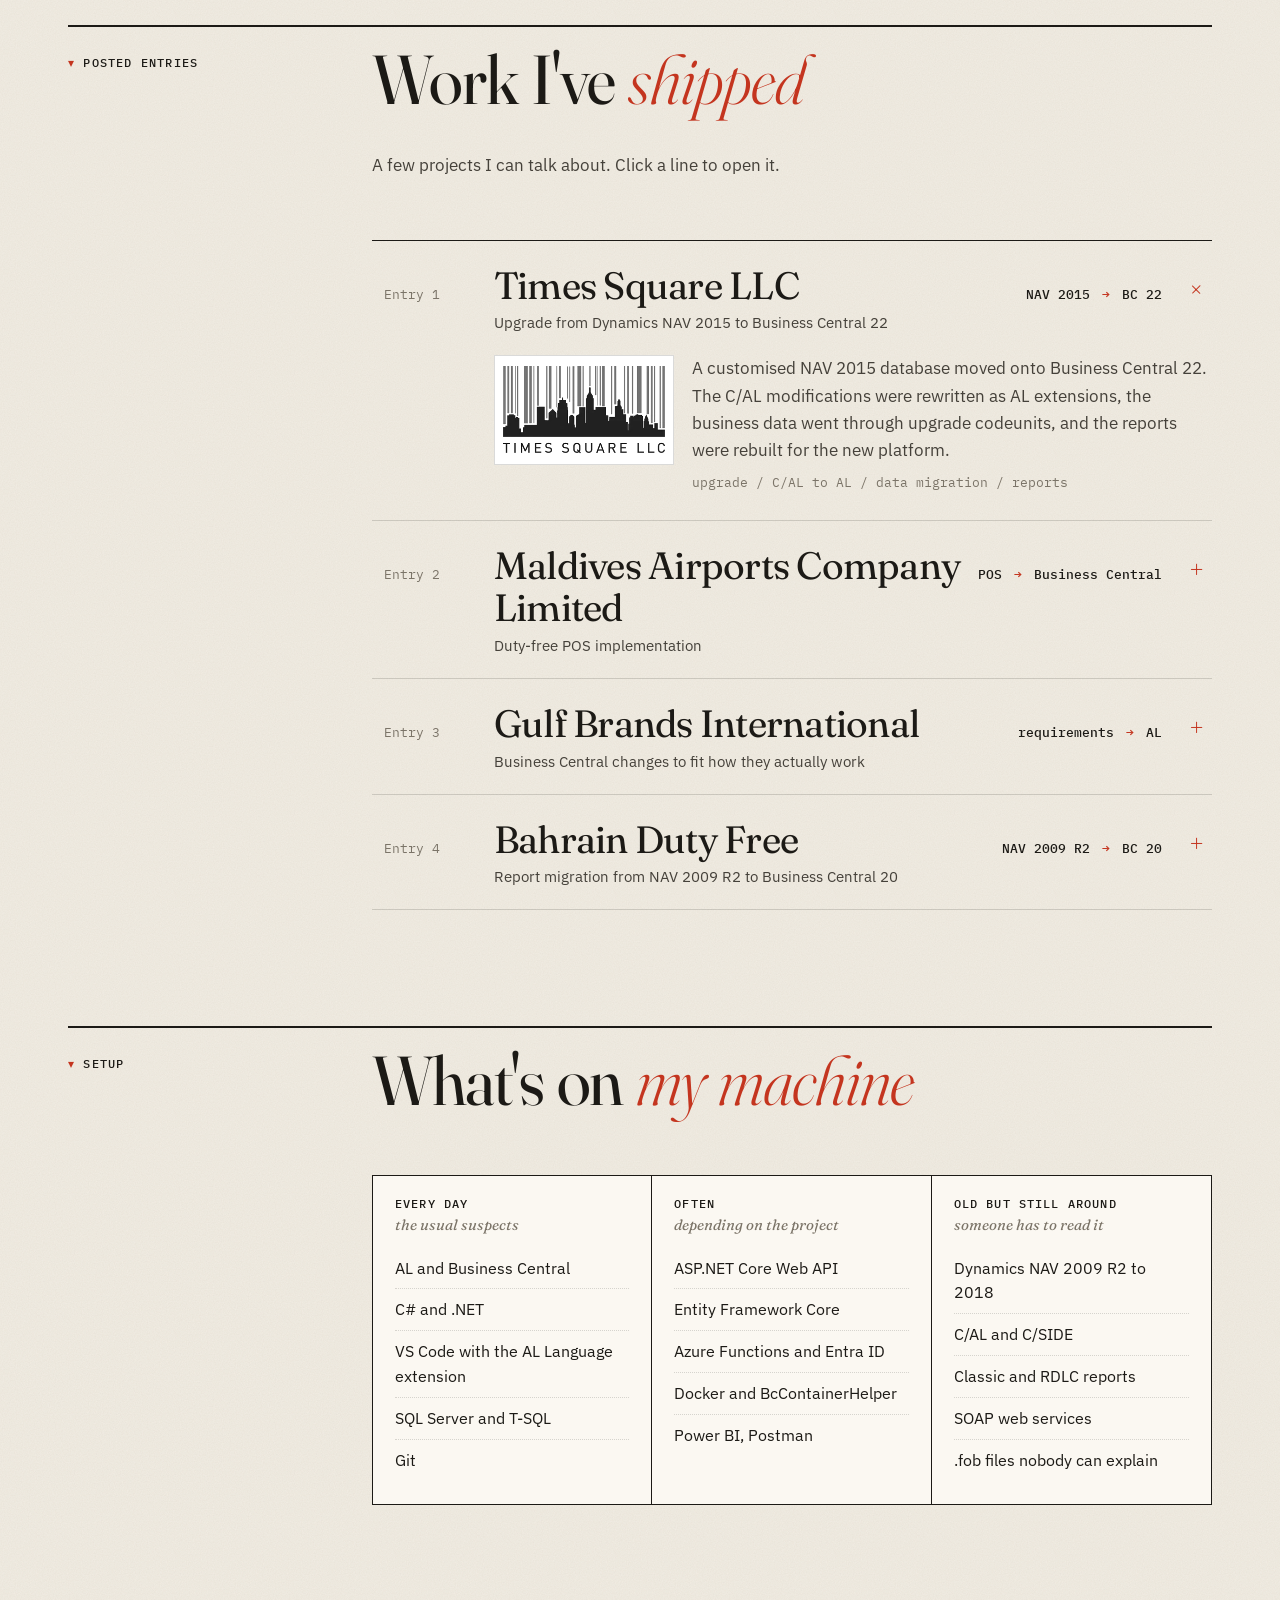
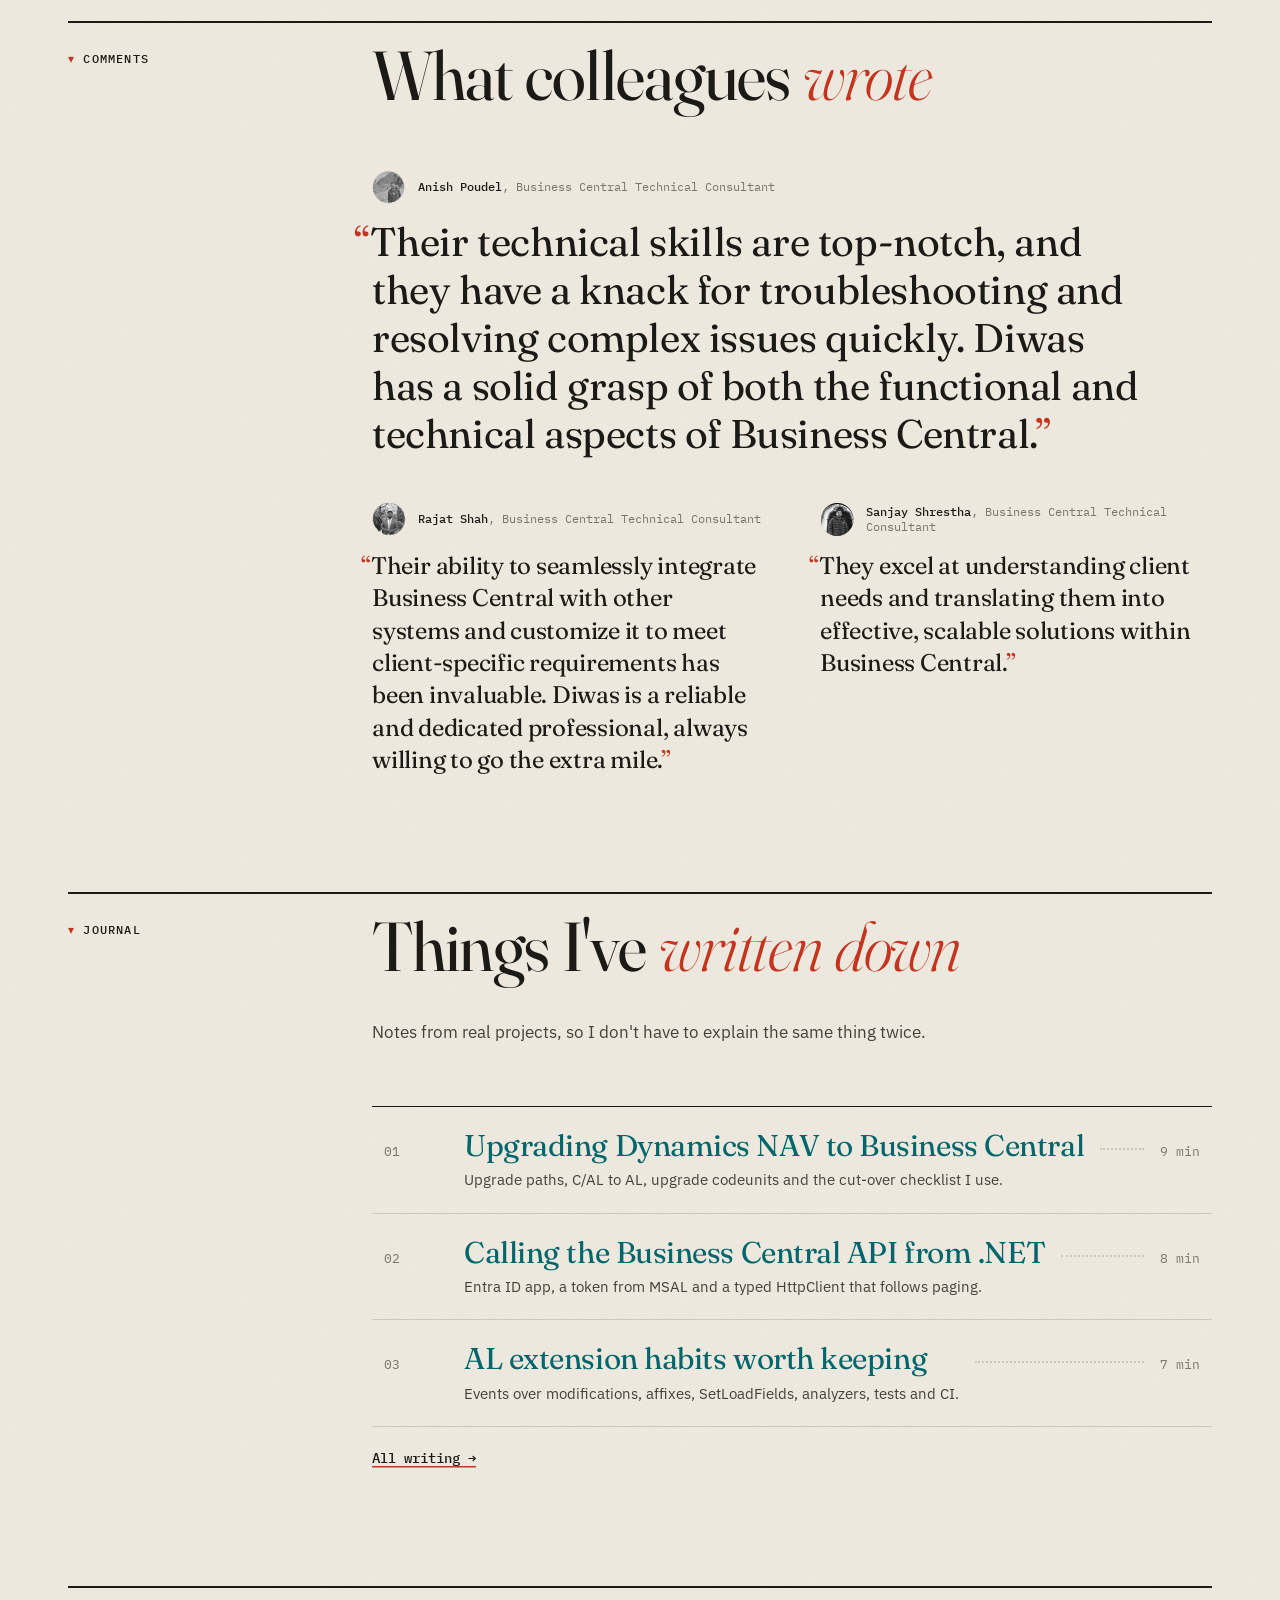
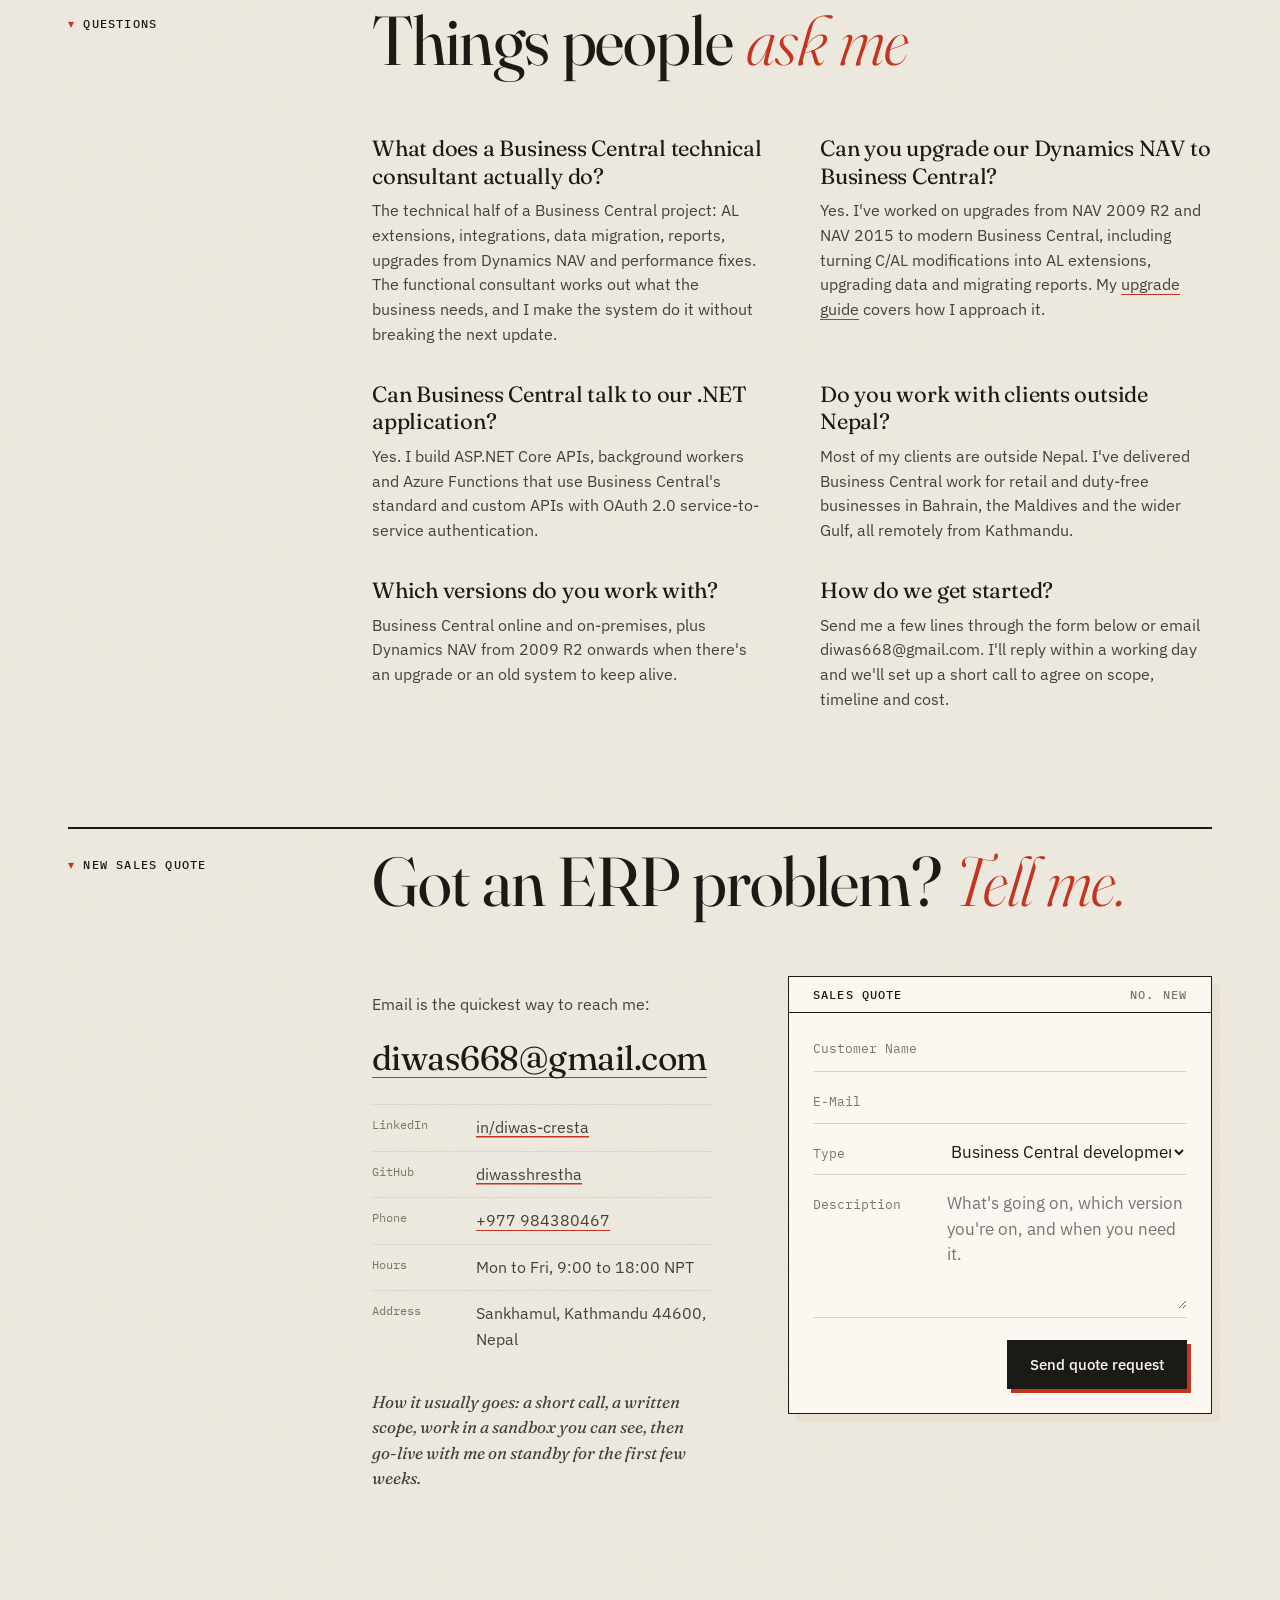
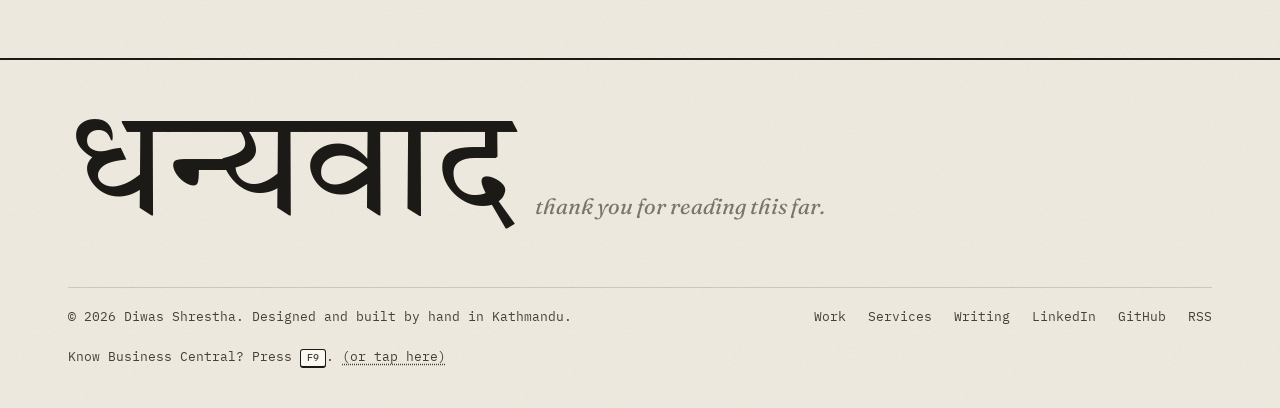
<file: contact.html>
<!doctype html>
<html lang="en">
<head>
  <meta charset="utf-8">
  <title>Redirecting… | Diwas Shrestha</title>
  <link rel="canonical" href="https://www.diwasstha.com.np/#contact">
  <meta http-equiv="refresh" content="0; url=/#contact">
  <script>location.replace('/#contact')</script>
</head>
<body><p>This page has moved to <a href="/#contact">https://www.diwasstha.com.np/#contact</a>.</p></body>
</html>
</file>
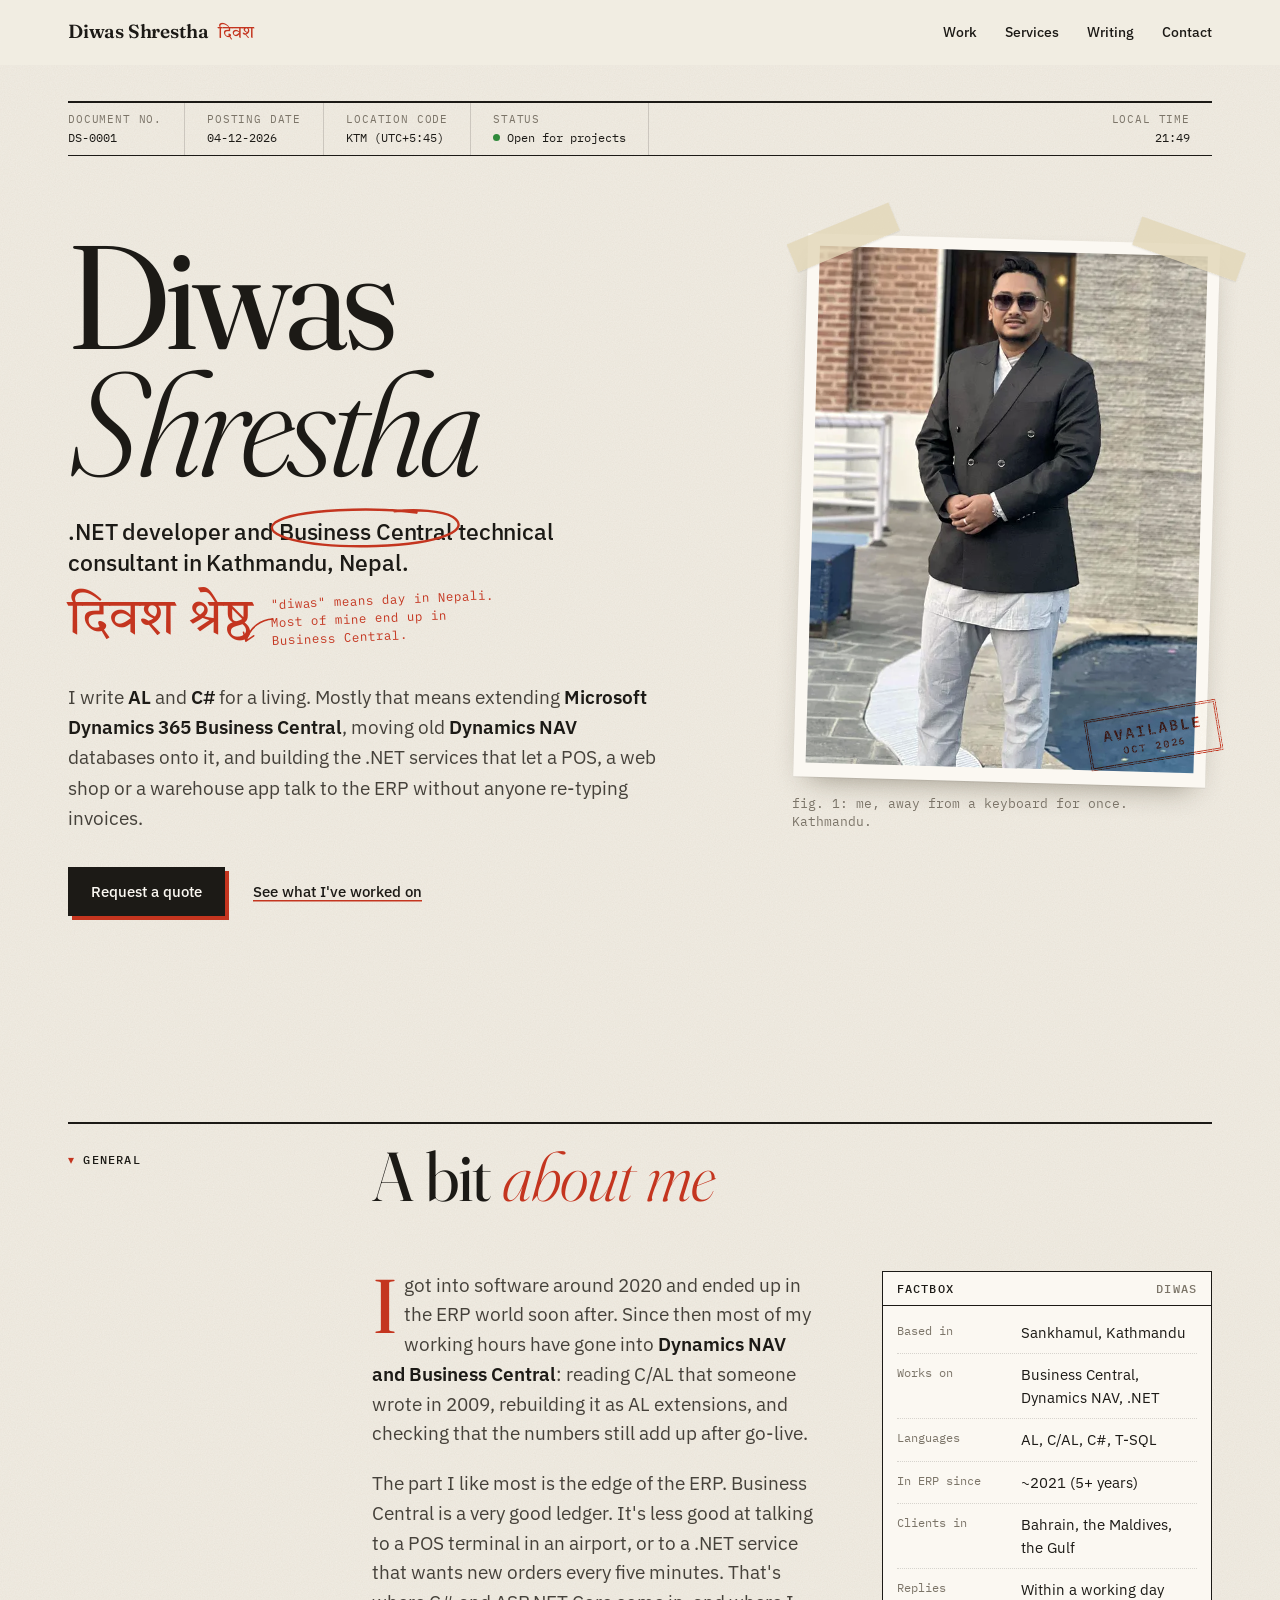
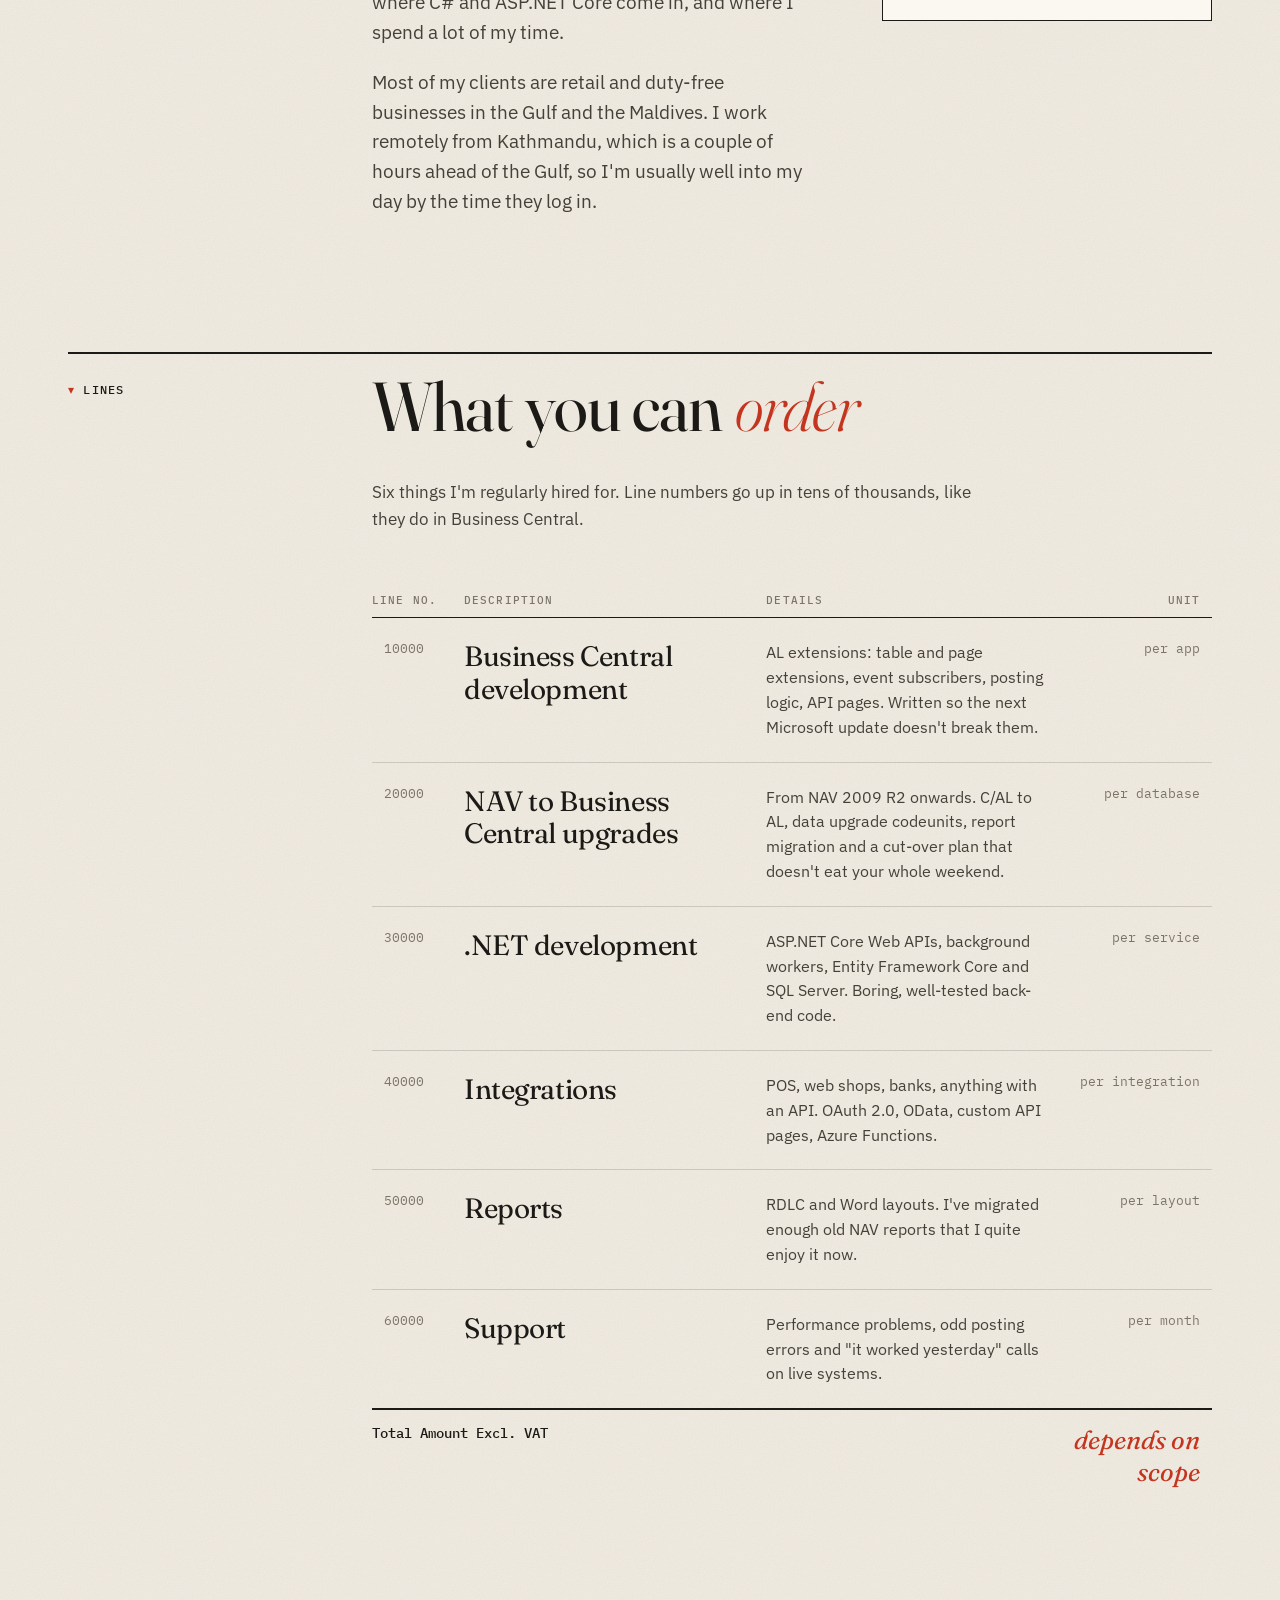
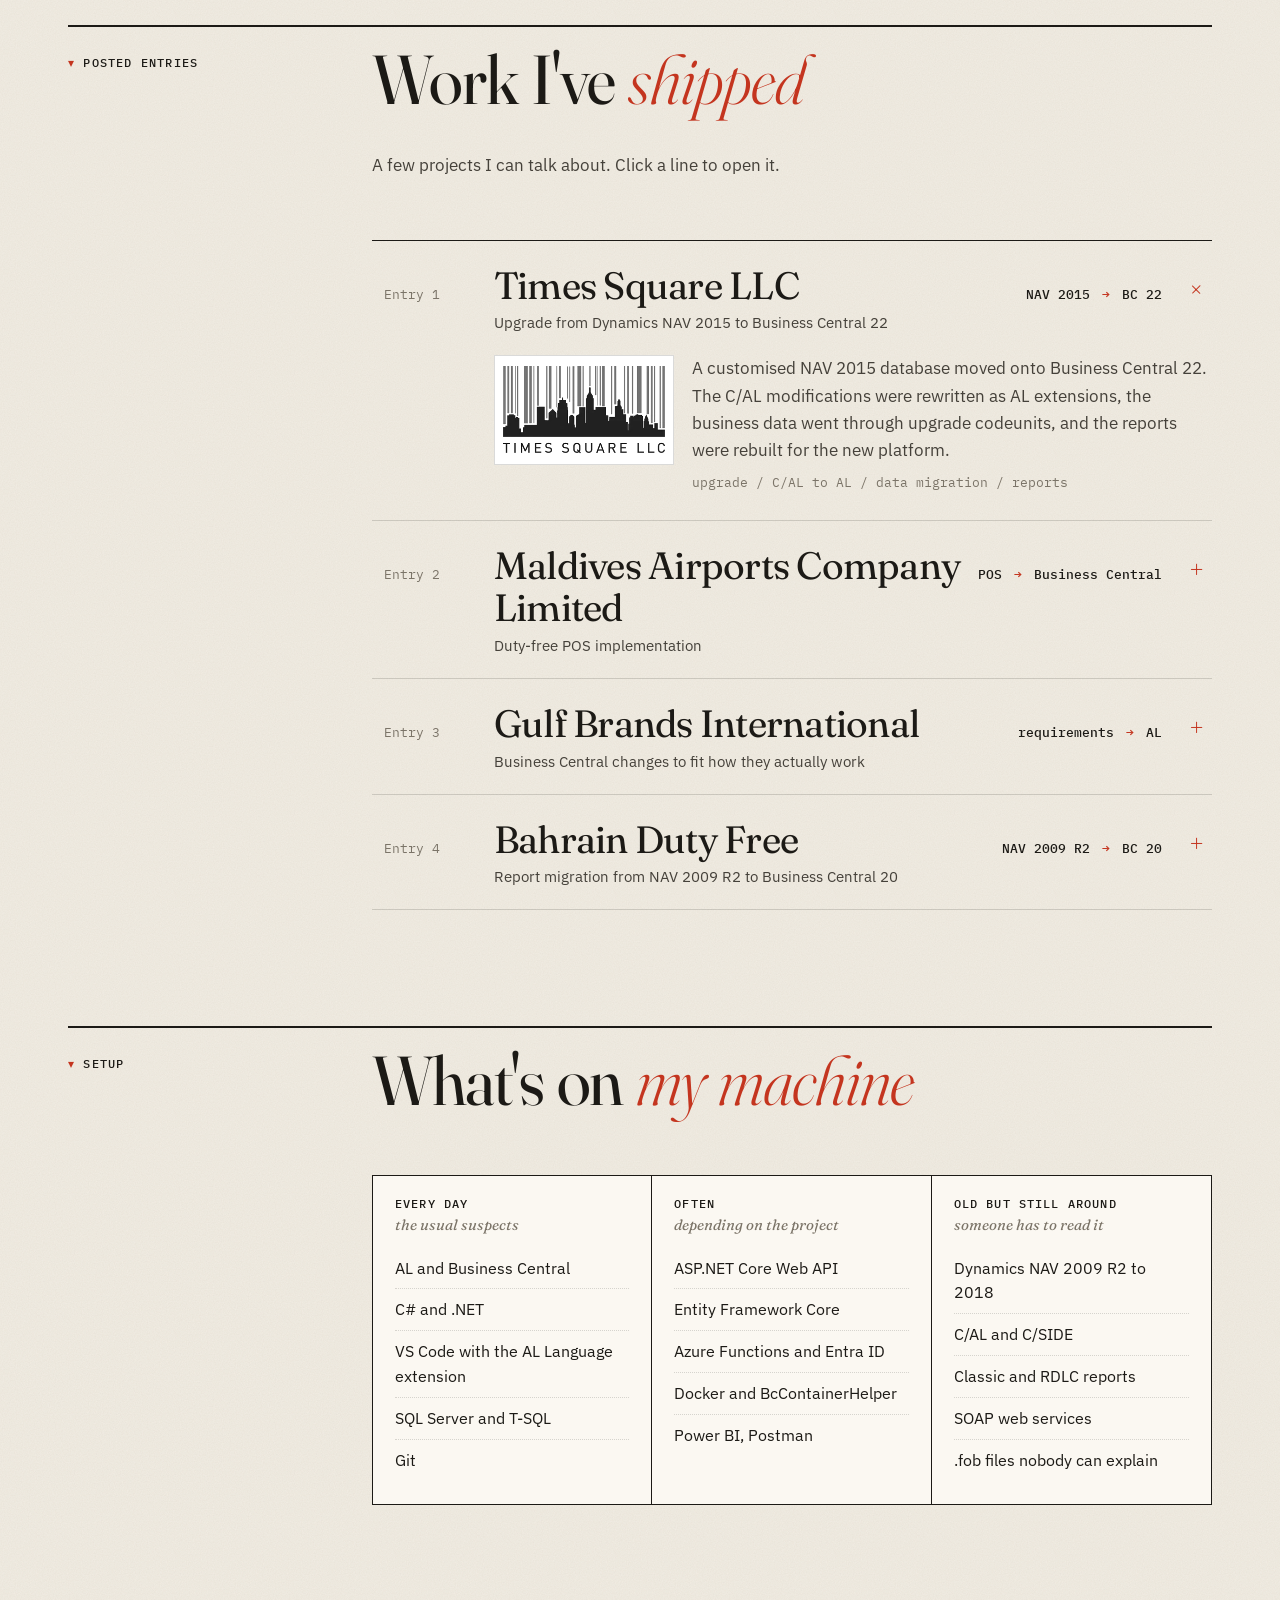
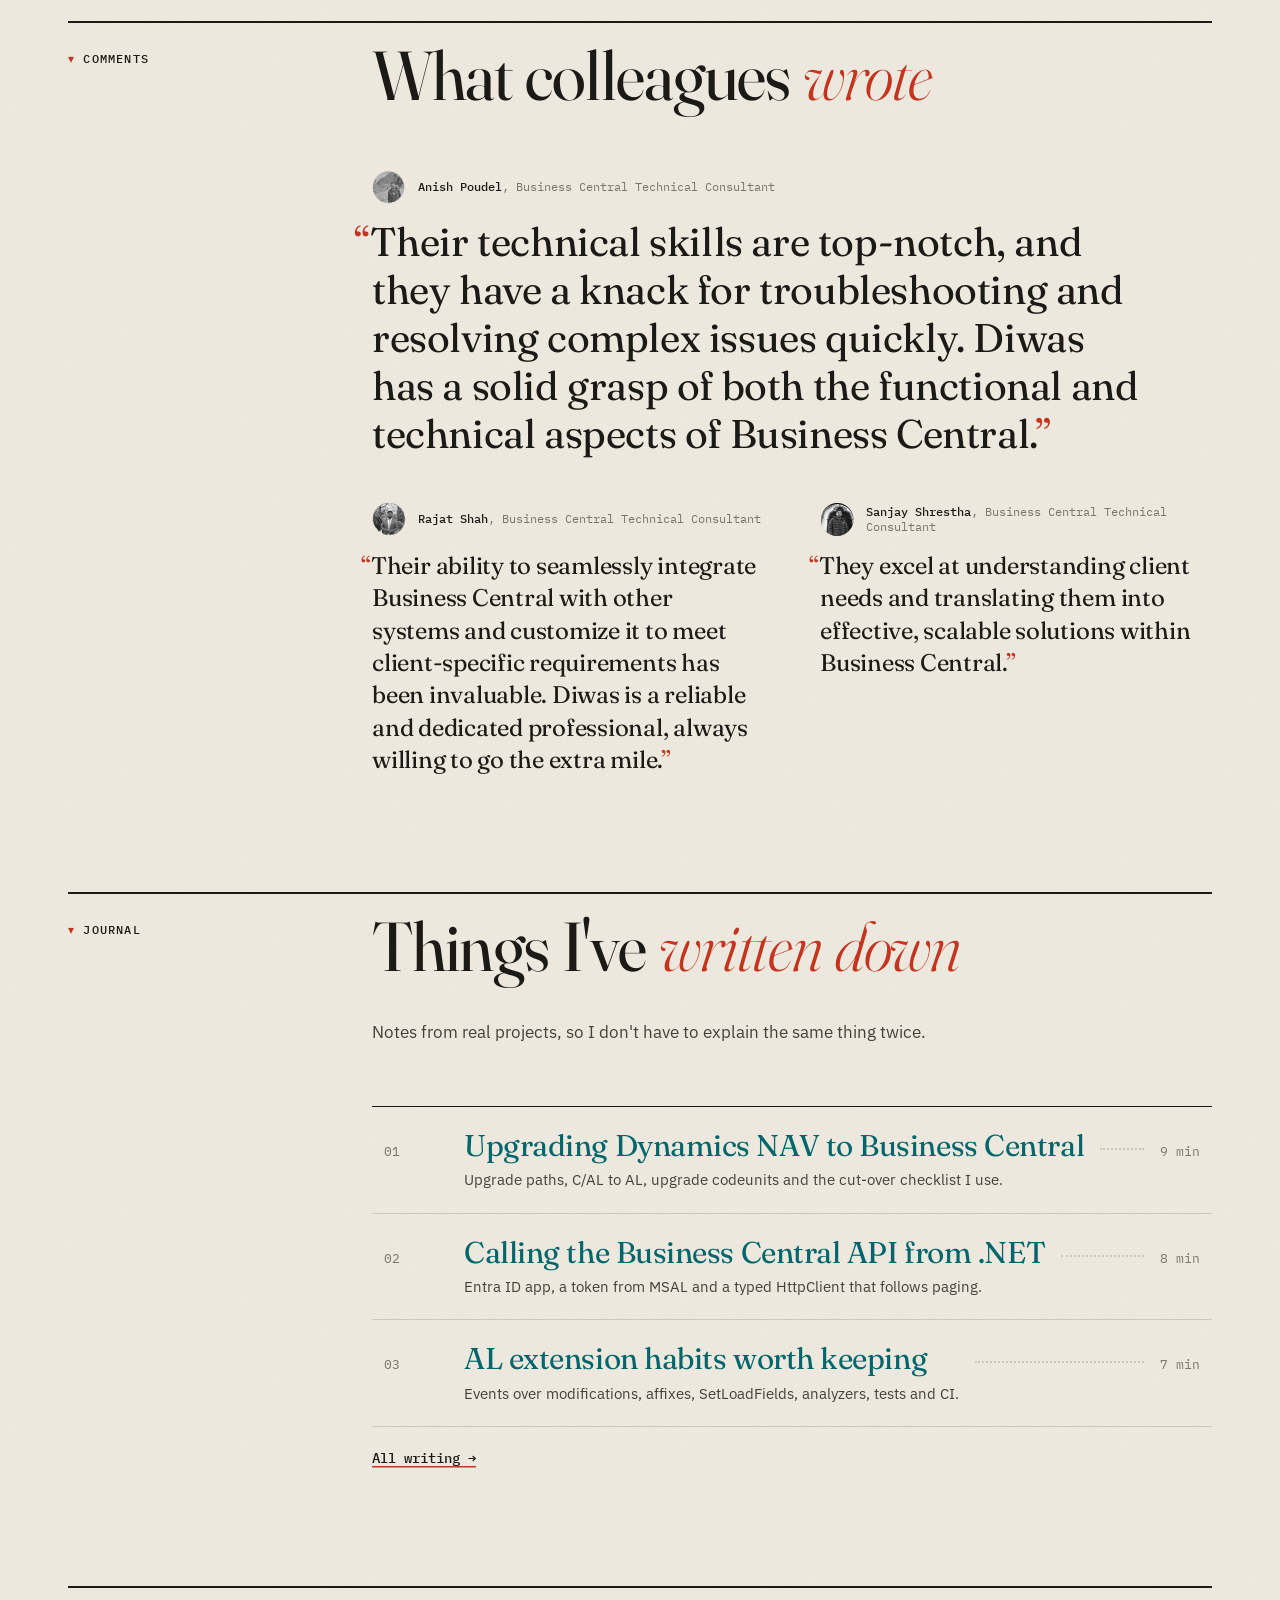
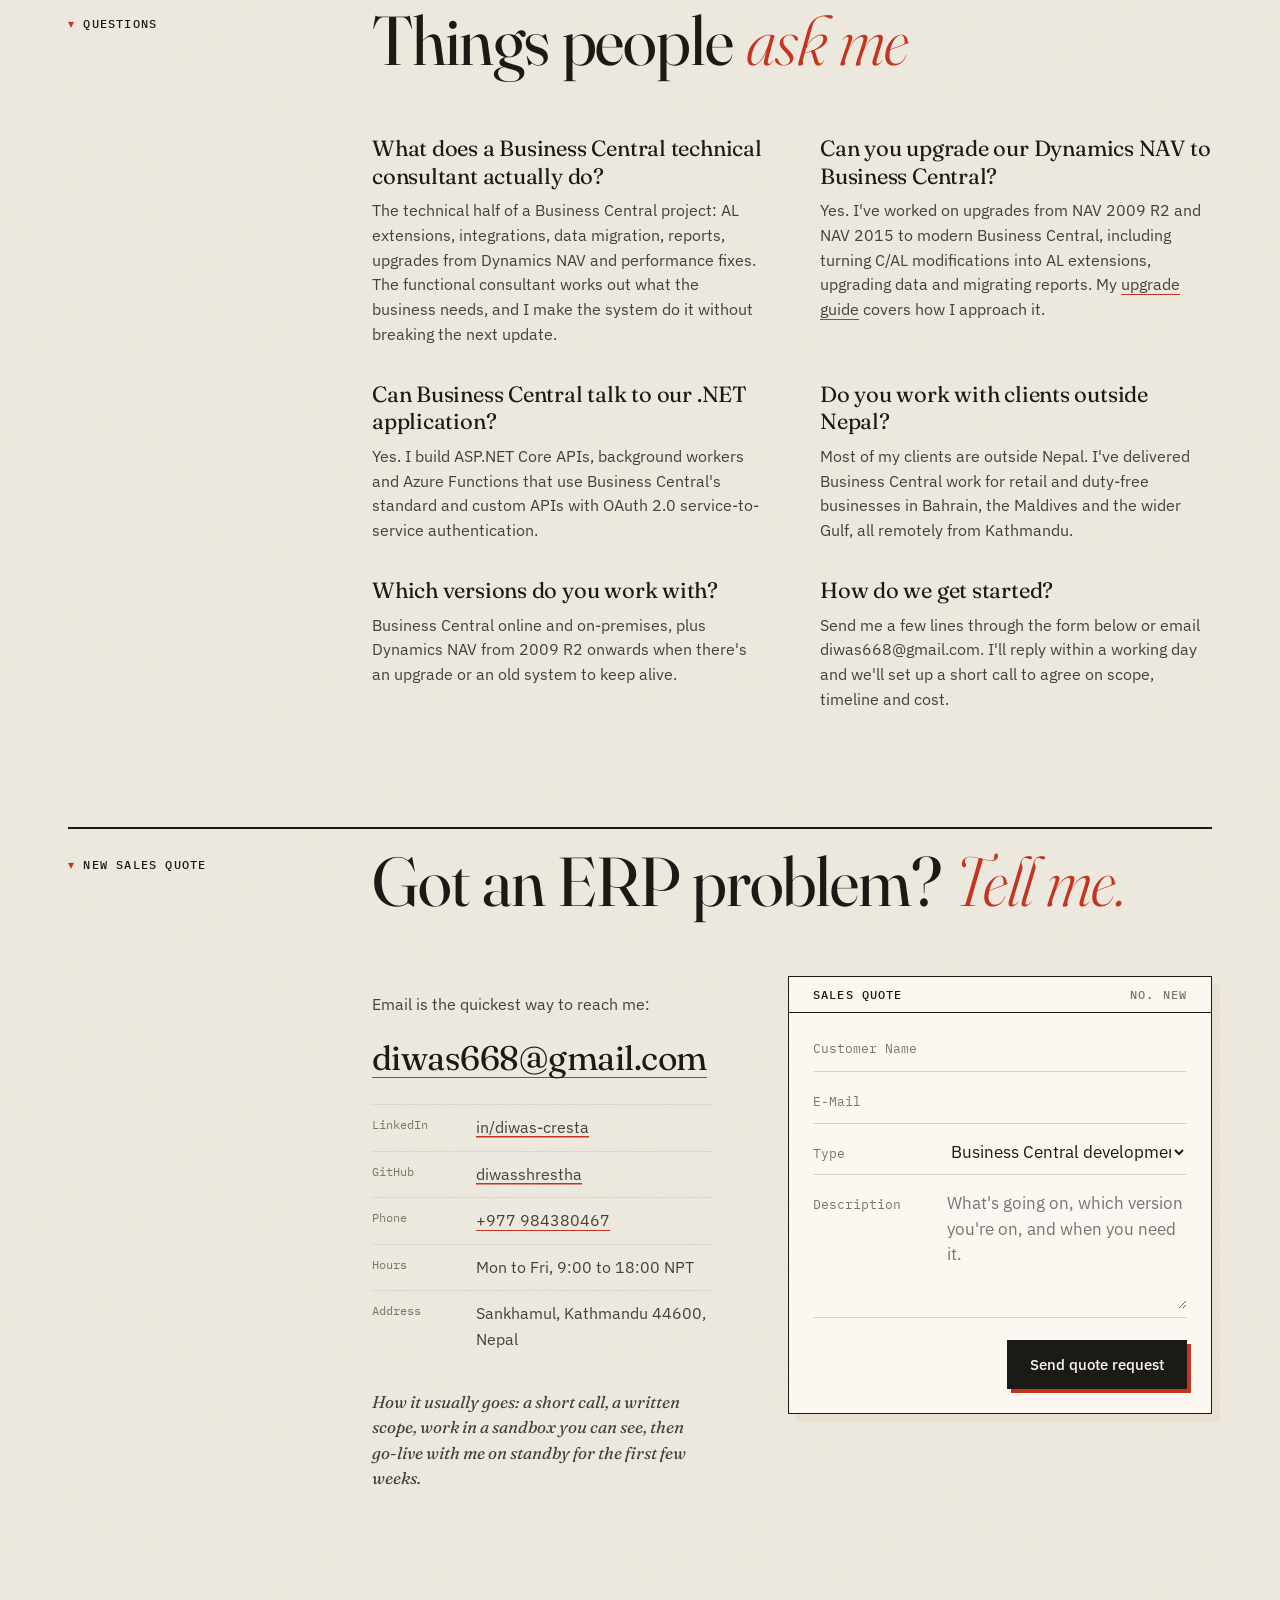
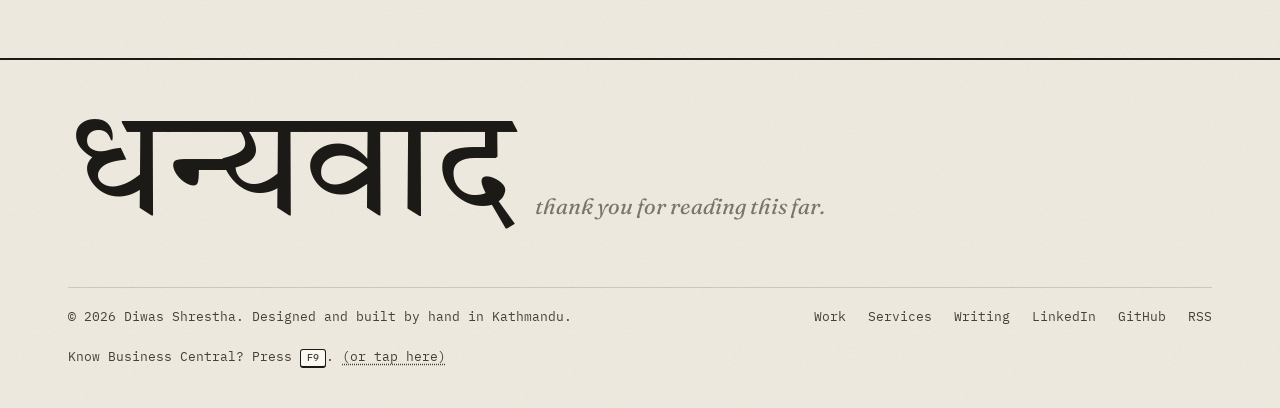
<file: services.html>
<!doctype html>
<html lang="en">
<head>
  <meta charset="utf-8">
  <title>Redirecting… | Diwas Shrestha</title>
  <link rel="canonical" href="https://www.diwasstha.com.np/#services">
  <meta http-equiv="refresh" content="0; url=/#services">
  <script>location.replace('/#services')</script>
</head>
<body><p>This page has moved to <a href="/#services">https://www.diwasstha.com.np/#services</a>.</p></body>
</html>
</file>
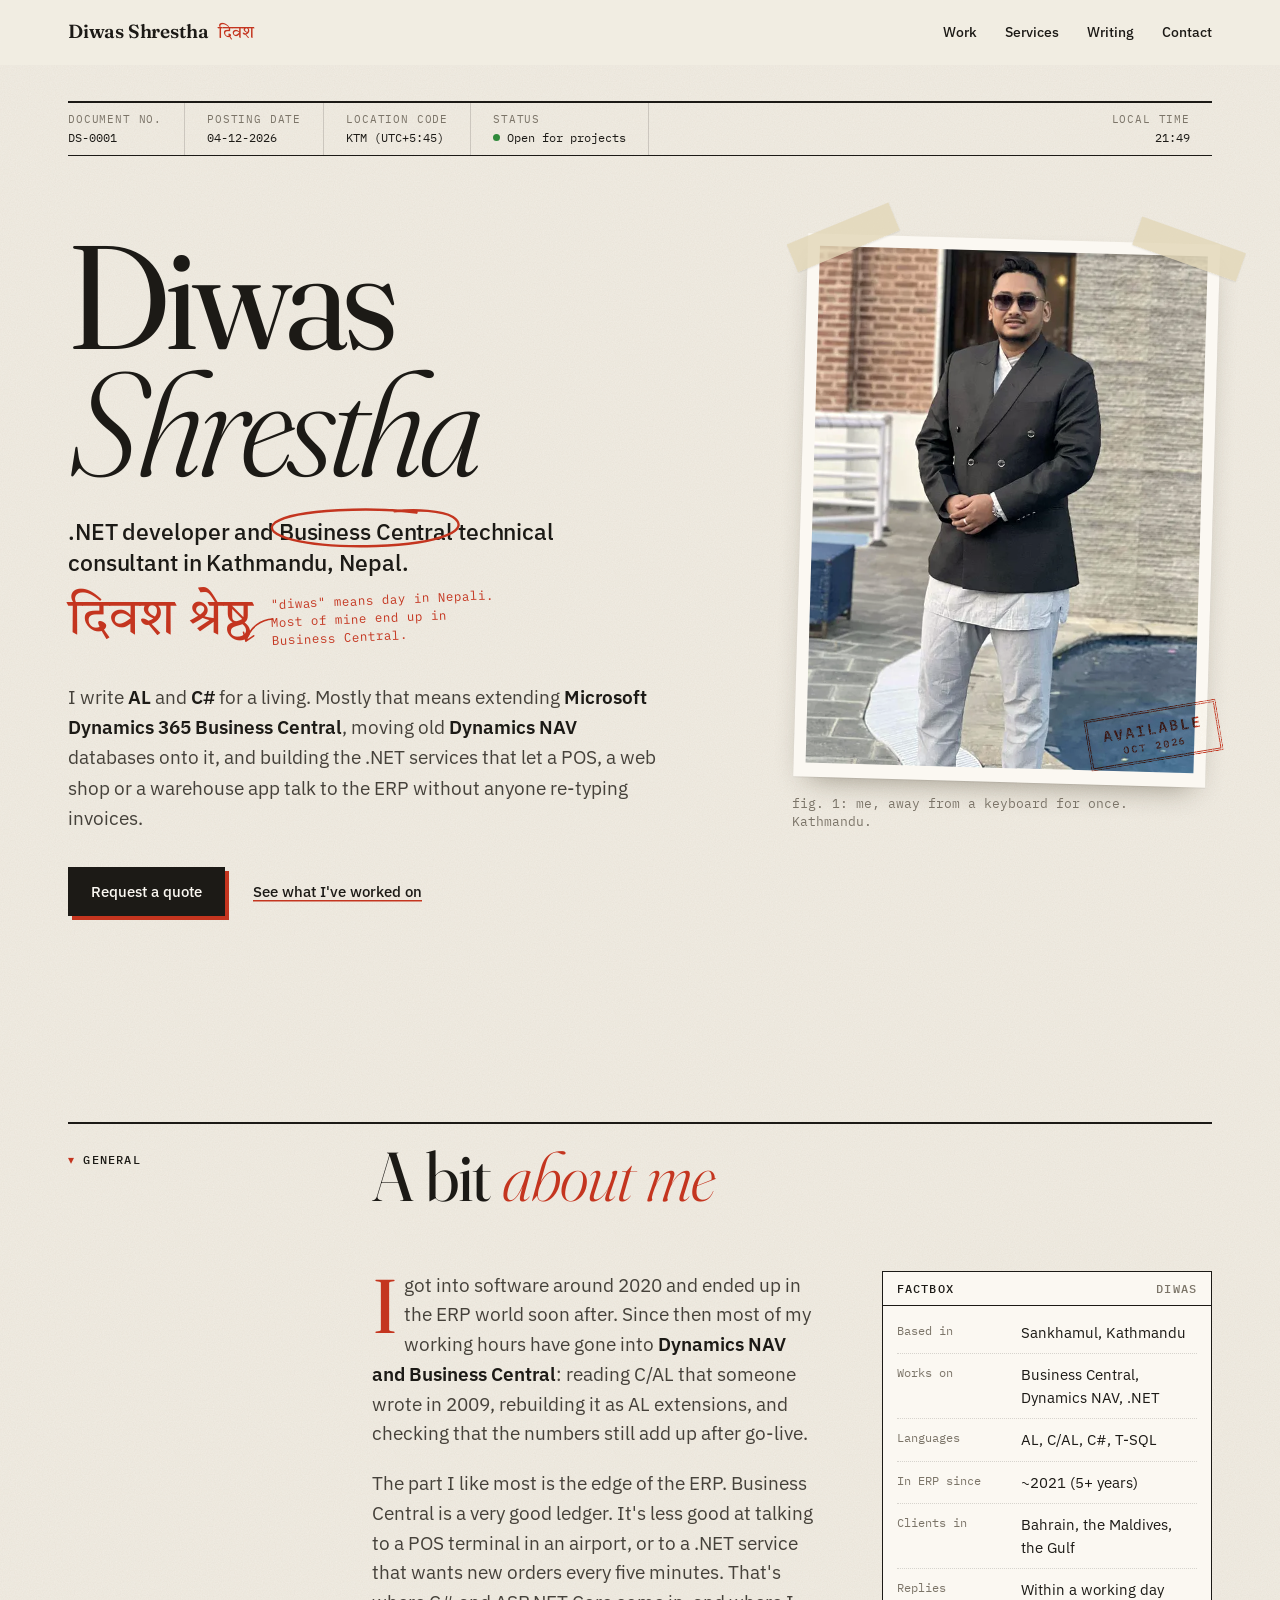
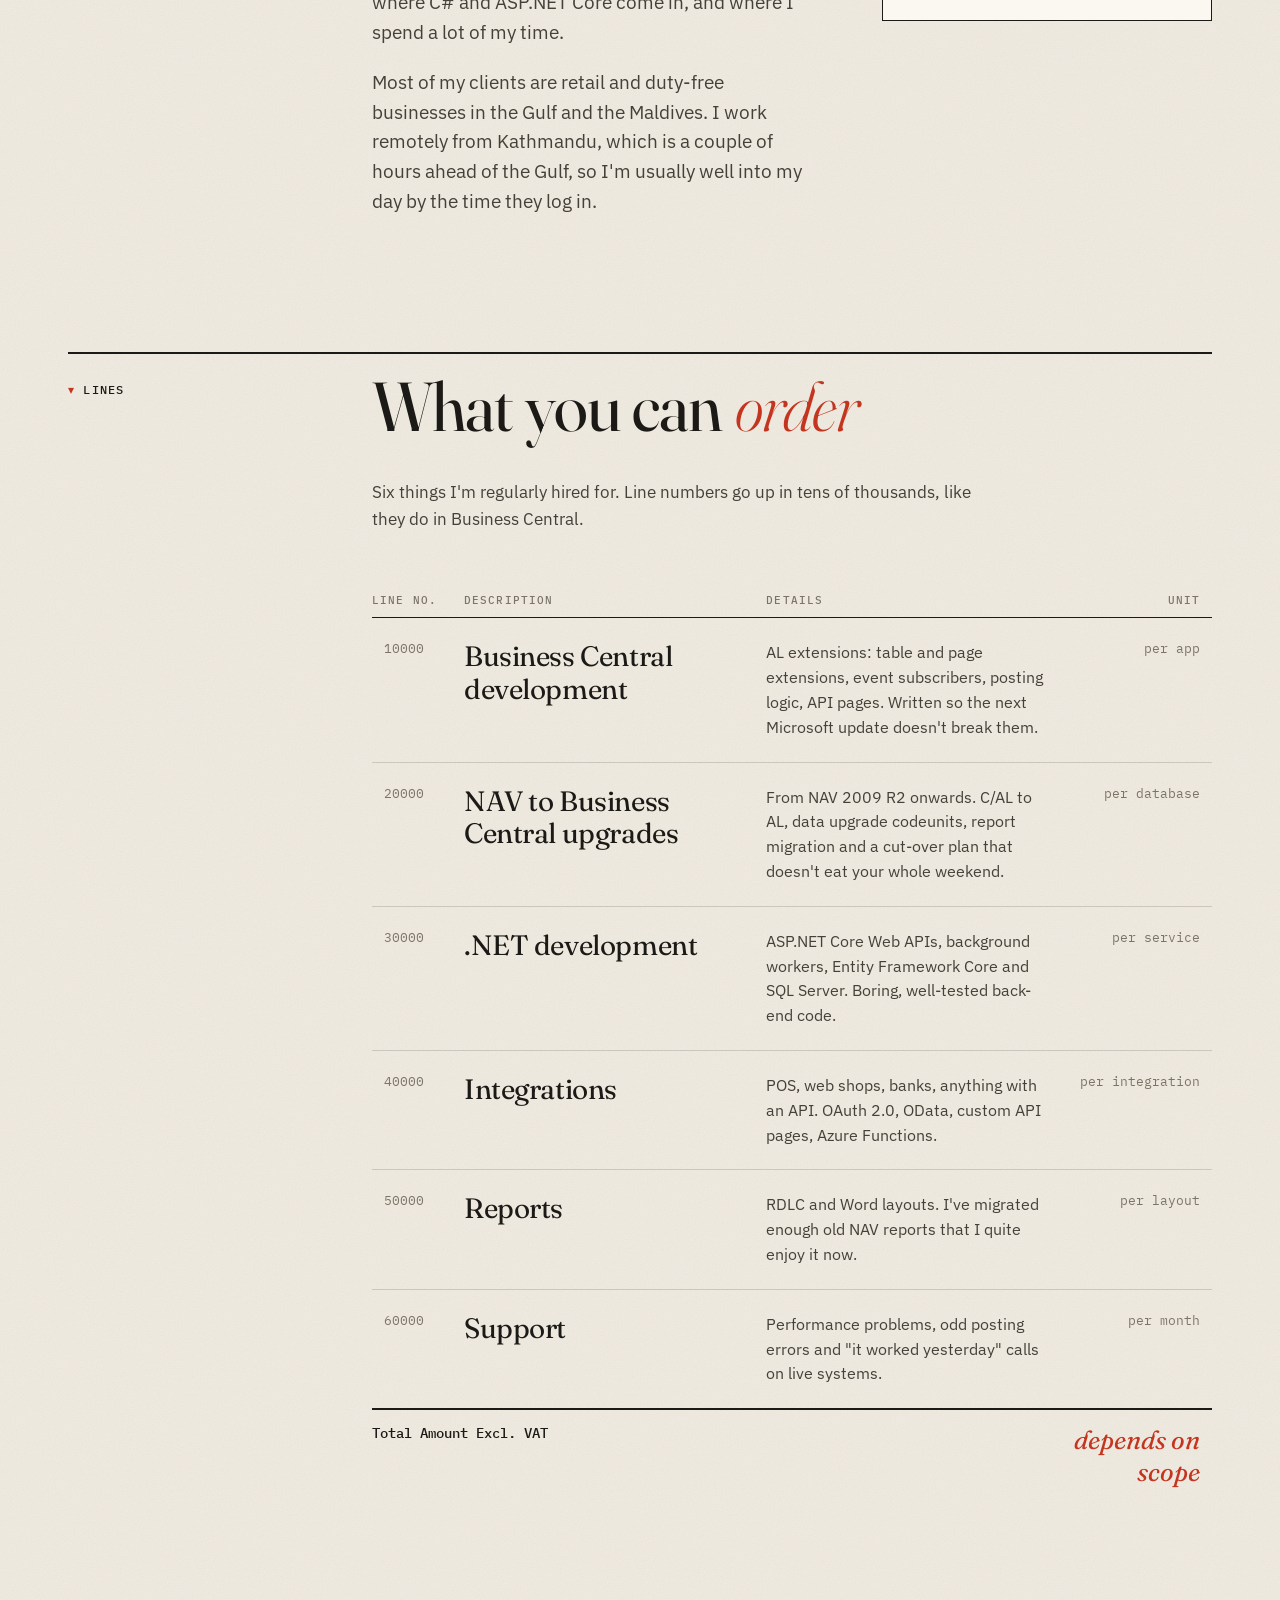
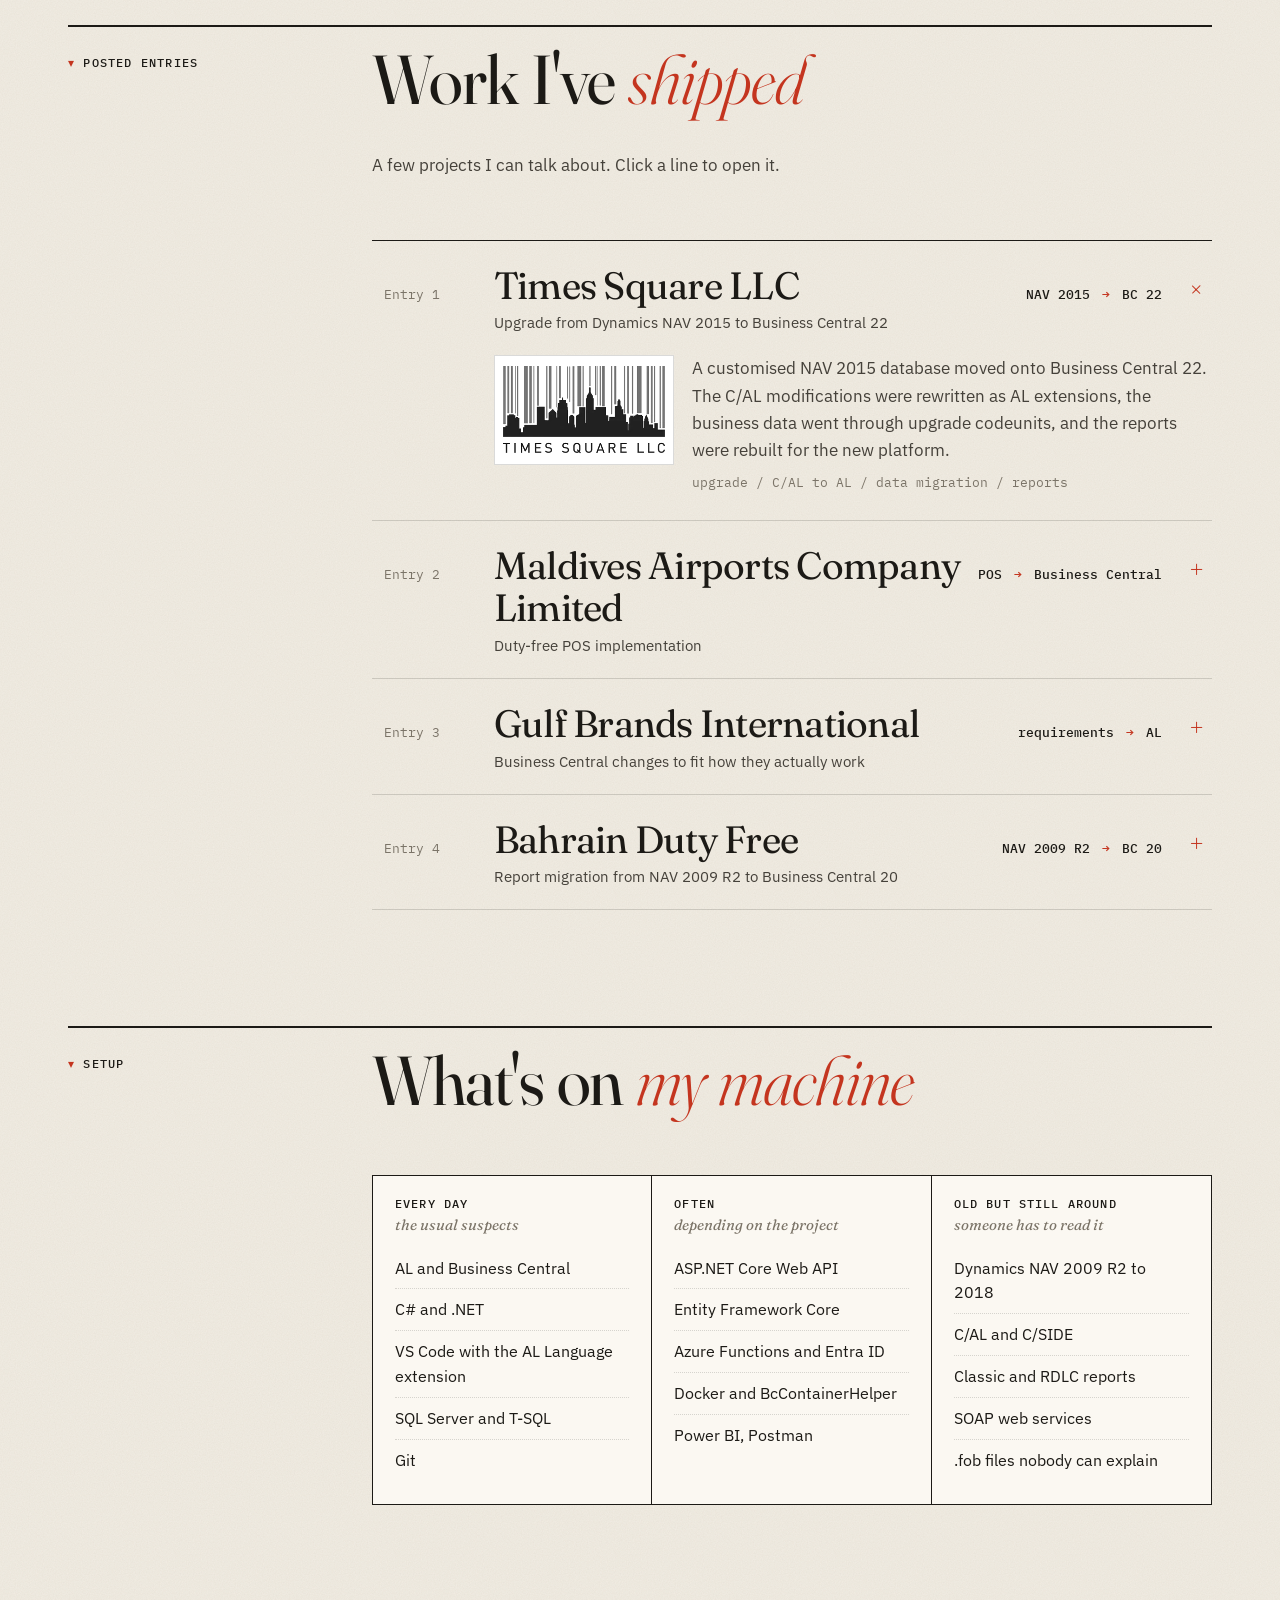
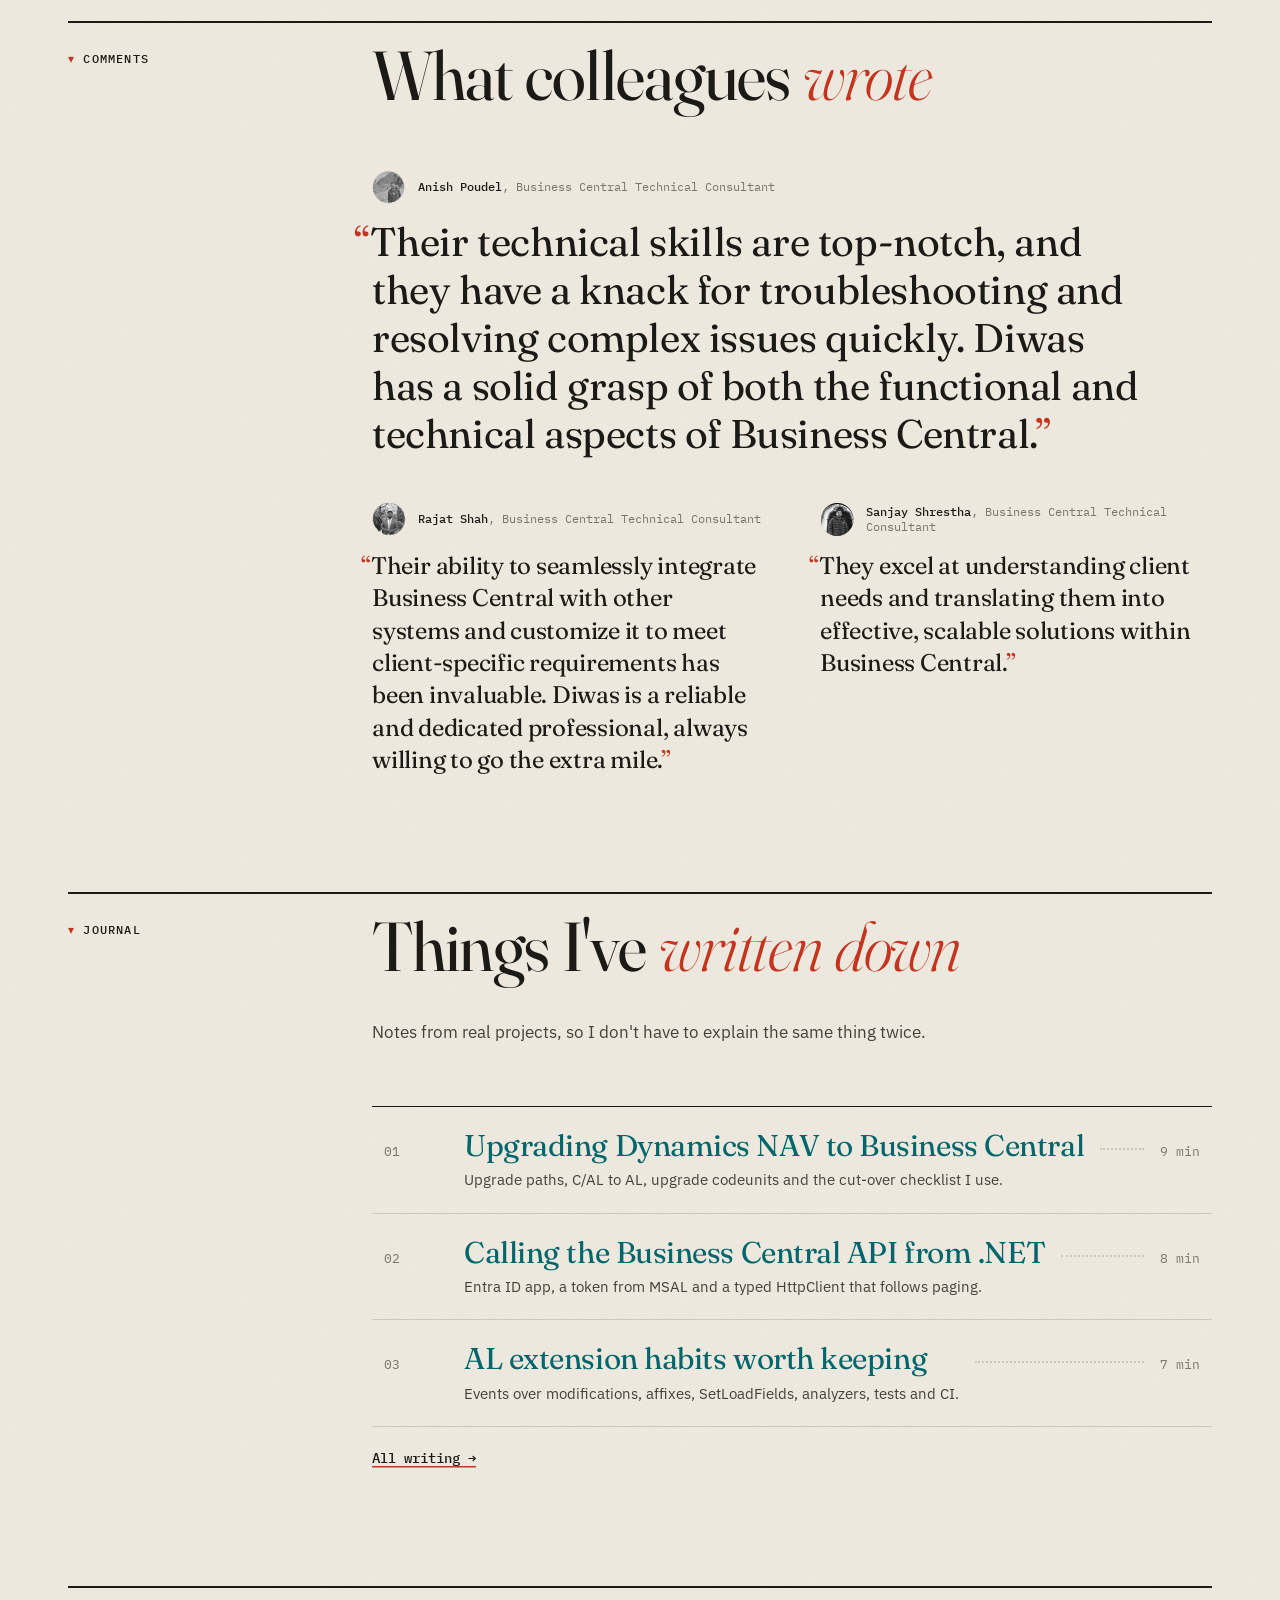
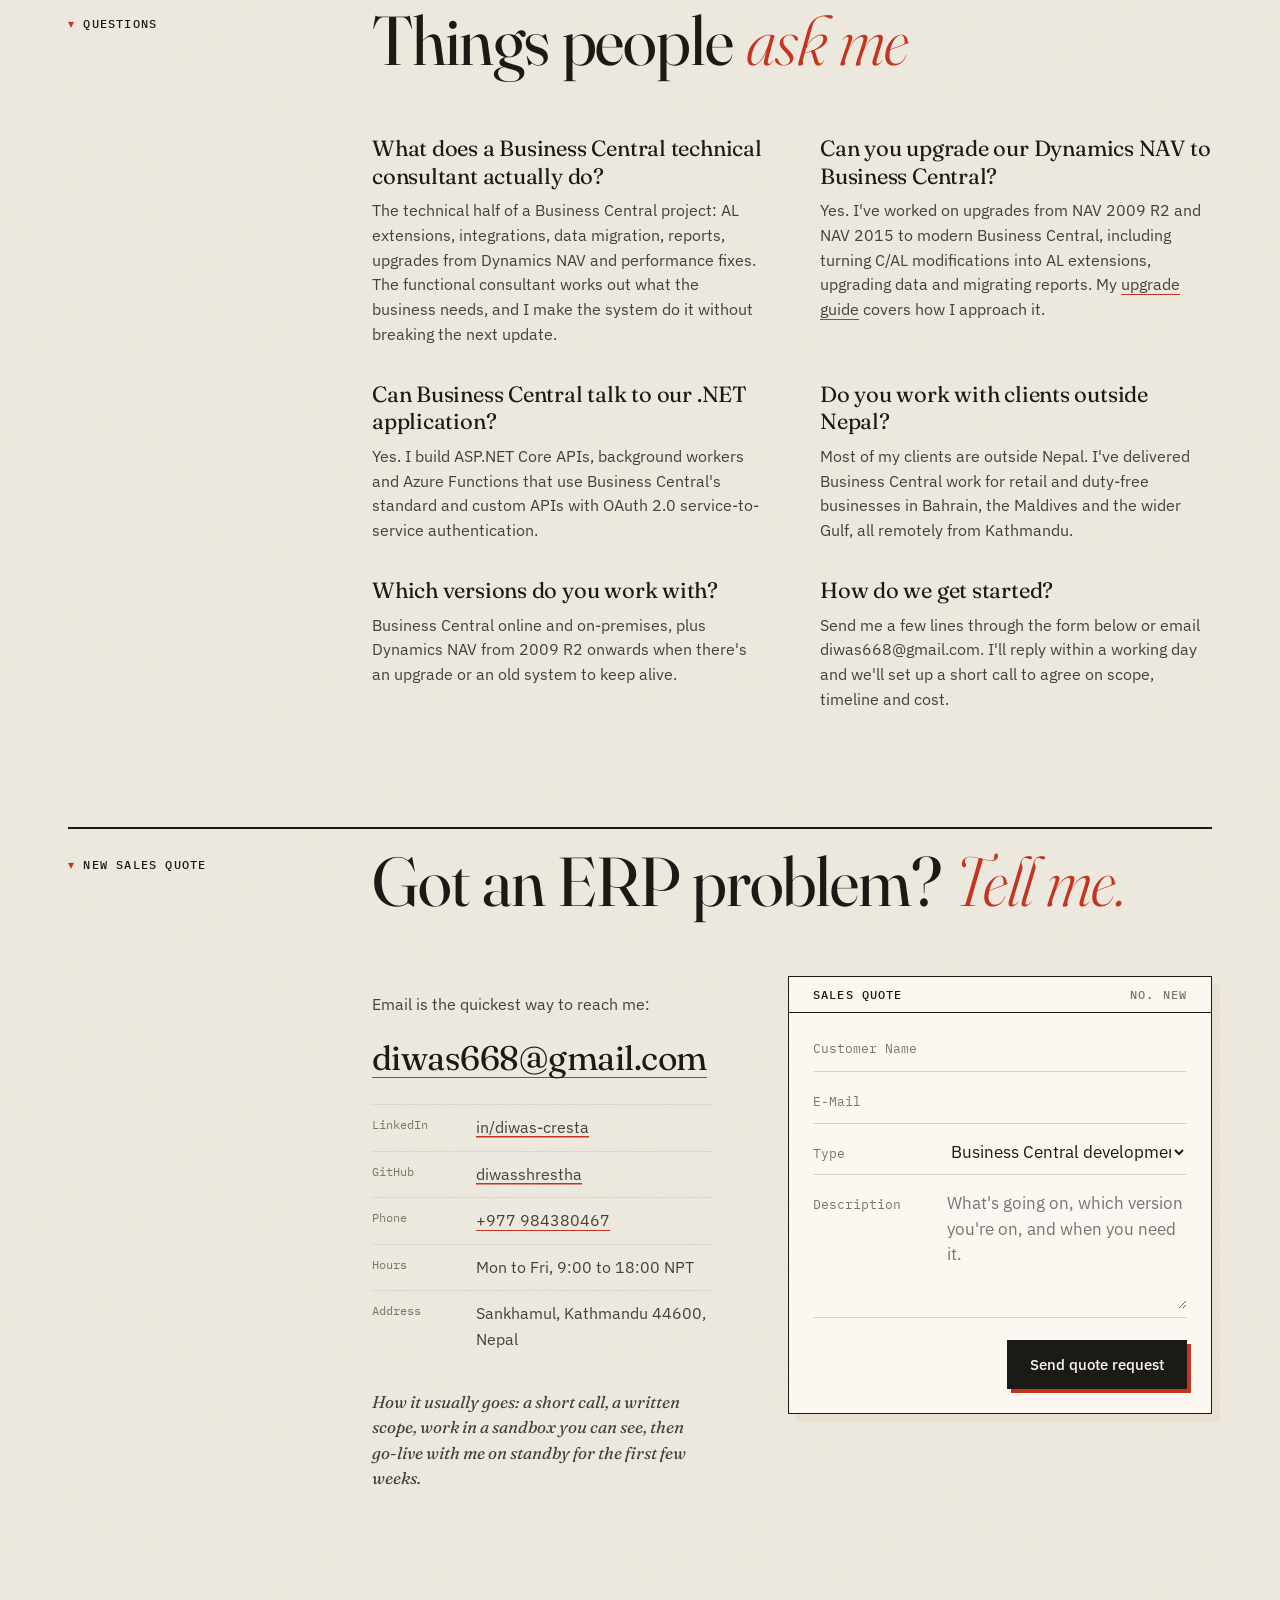
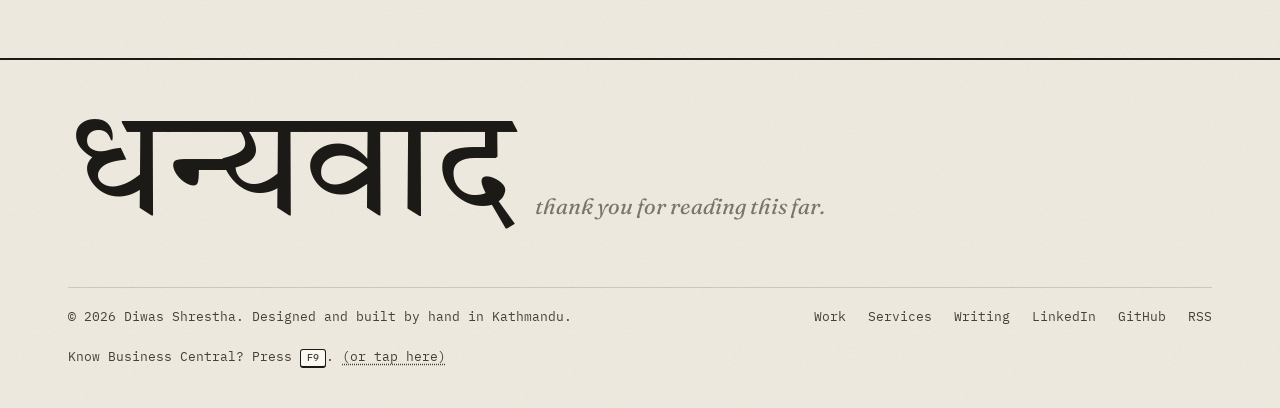
<file: works.html>
<!doctype html>
<html lang="en">
<head>
  <meta charset="utf-8">
  <title>Redirecting… | Diwas Shrestha</title>
  <link rel="canonical" href="https://www.diwasstha.com.np/#work">
  <meta http-equiv="refresh" content="0; url=/#work">
  <script>location.replace('/#work')</script>
</head>
<body><p>This page has moved to <a href="/#work">https://www.diwasstha.com.np/#work</a>.</p></body>
</html>
</file>
<file: assets/css/style.css>
/* diwasstha.com.np
   Set like a posted Business Central document. Paper, ink, one red pen.
   Fonts: Fraunces (display), IBM Plex Sans/Mono (text), Tiro Devanagari Hindi (नाम). */

:root {
  --paper: #f2ede3;
  --paper-2: #e8e1d2;
  --paper-3: #fbf8f2;
  --ink: #1c1a16;
  --ink-2: #45413a;
  --muted: #7b7468;
  --hair: rgba(28, 26, 22, .16);
  --red: #c4351f;
  --teal: #00737a;
  --serif: "Fraunces", Georgia, "Times New Roman", serif;
  --sans: "IBM Plex Sans", "Segoe UI", system-ui, sans-serif;
  --mono: "IBM Plex Mono", ui-monospace, Consolas, monospace;
  --deva: "Tiro Devanagari Hindi", "Nirmala UI", "Noto Serif Devanagari", serif;
  --wrap: 1240px;
  --gut: clamp(16px, 4vw, 48px);
  color-scheme: light;
}

*, *::before, *::after { box-sizing: border-box; }
html { -webkit-text-size-adjust: 100%; scroll-behavior: smooth; scroll-padding-top: 80px; }
body {
  margin: 0;
  background-color: var(--paper);
  background-image: url("data:image/svg+xml,%3Csvg xmlns='http://www.w3.org/2000/svg' width='220' height='220'%3E%3Cfilter id='n'%3E%3CfeTurbulence type='fractalNoise' baseFrequency='.85' numOctaves='2' stitchTiles='stitch'/%3E%3CfeColorMatrix values='0 0 0 0 0.11 0 0 0 0 0.1 0 0 0 0 0.08 0 0 0 .07 0'/%3E%3C/filter%3E%3Crect width='100%25' height='100%25' filter='url(%23n)'/%3E%3C/svg%3E");
  color: var(--ink);
  font: 400 17px/1.6 var(--sans);
  -webkit-font-smoothing: antialiased;
  overflow-x: hidden;
}
img { display: block; max-width: 100%; height: auto; }
a { color: inherit; }
::selection { background: var(--red); color: var(--paper-3); }
:focus-visible { outline: 2px solid var(--red); outline-offset: 3px; }
.sr-only { position: absolute; width: 1px; height: 1px; margin: -1px; overflow: hidden; clip: rect(0 0 0 0); white-space: nowrap; }
.skip { position: absolute; left: 12px; top: -50px; background: var(--ink); color: var(--paper); padding: 8px 14px; z-index: 50; }
.skip:focus { top: 12px; }

.wrap { width: 100%; max-width: var(--wrap); margin-inline: auto; padding-inline: var(--gut); }
.mono { font-family: var(--mono); }
.deva { font-family: var(--deva); font-weight: 400; }
code, pre, kbd, .mono { font-variant-ligatures: none; }
kbd { font: 500 .78em var(--mono); padding: 1px 6px 2px; border: 1px solid var(--ink); border-bottom-width: 2px; border-radius: 3px; background: var(--paper-3); }

/* links with a pen-drawn underline */
.ul { text-decoration: none; background: linear-gradient(var(--red), var(--red)) 0 100% / 100% 1.5px no-repeat; padding-bottom: 1px; transition: background-size .25s; }
.ul:hover { background-size: 100% 100%; color: var(--paper-3); }

/* ---------- Top bar ---------- */
.top { position: sticky; top: 0; z-index: 30; background: rgba(242, 237, 227, .94); backdrop-filter: blur(6px); -webkit-backdrop-filter: blur(6px); border-bottom: 1px solid transparent; transition: border-color .2s; }
.top.scrolled { border-color: var(--hair); }
.top .wrap { display: flex; align-items: center; justify-content: space-between; height: 64px; gap: 20px; }
.brand { text-decoration: none; display: flex; align-items: baseline; gap: 10px; font: 600 19px/1 var(--serif); letter-spacing: -.01em; }
.brand .deva { color: var(--red); font-size: 17px; }
.menu { display: flex; gap: 28px; list-style: none; margin: 0; padding: 0; font: 500 14px var(--sans); }
.menu a { text-decoration: none; position: relative; }
.menu a::after { content: ""; position: absolute; left: 0; right: 100%; bottom: -4px; height: 1.5px; background: var(--red); transition: right .25s; }
.menu a:hover::after, .menu a[aria-current]::after { right: 0; }
.menu-toggle { display: none; background: none; border: 0; font: 500 14px var(--mono); color: var(--ink); cursor: pointer; padding: 8px 0; }

/* ---------- Document header strip ---------- */
.docbar { display: grid; grid-template-columns: repeat(4, auto) 1fr; border-top: 2px solid var(--ink); border-bottom: 1px solid var(--ink); font: 400 12px/1.3 var(--mono); }
.docbar > div { padding: 10px 22px 10px 0; margin-right: 22px; border-right: 1px solid var(--hair); white-space: nowrap; }
.docbar > div:last-child { border-right: 0; margin-right: 0; text-align: right; }
.docbar small { display: block; color: var(--muted); text-transform: uppercase; letter-spacing: .08em; font-size: 10.5px; margin-bottom: 3px; }
.docbar .open::before { content: ""; display: inline-block; width: 7px; height: 7px; border-radius: 50%; background: #2f8a3b; margin-right: 7px; vertical-align: 1px; }

/* ---------- Hero ---------- */
.hero { padding-block: 36px 90px; overflow-x: clip; }
.hero-grid { display: grid; grid-template-columns: minmax(0, 7fr) minmax(0, 4.4fr); gap: clamp(32px, 6vw, 90px); align-items: start; margin-top: clamp(36px, 6vw, 80px); }
.hero h1 { margin: 0; font-weight: 400; }
.hero h1 .name { display: block; font: 380 clamp(64px, 11.5vw, 156px)/.86 var(--serif); letter-spacing: -.035em; font-variation-settings: "opsz" 144, "SOFT" 30; }
.hero h1 .name em { font-style: italic; font-weight: 300; }
.hero h1 .role { display: block; margin-top: 30px; font: 500 clamp(19px, 1.9vw, 23px)/1.35 var(--sans); letter-spacing: -.005em; max-width: 36ch; }
.native { position: relative; display: inline-block; margin-top: 18px; font: 400 clamp(30px, 4vw, 52px)/1 var(--deva); color: var(--red); }
.note { position: absolute; left: calc(100% + 18px); top: -6px; width: 230px; font: 400 12.5px/1.45 var(--mono); color: var(--red); transform: rotate(-2.5deg); }
.note svg { position: absolute; left: -30px; top: 20px; width: 34px; height: 30px; }
.intro { margin: 34px 0 0; max-width: 54ch; font-size: clamp(17px, 1.5vw, 19px); color: var(--ink-2); }
.intro strong { color: var(--ink); font-weight: 600; }
.actions { display: flex; flex-wrap: wrap; align-items: center; gap: 14px 28px; margin-top: 34px; }
.btn { display: inline-flex; align-items: center; gap: 10px; padding: 14px 22px; background: var(--ink); color: var(--paper-3); font: 500 15px var(--sans); text-decoration: none; border: 1.5px solid var(--ink); cursor: pointer; transition: transform .15s, box-shadow .15s; box-shadow: 4px 4px 0 var(--red); }
.btn:hover { transform: translate(-2px, -2px); box-shadow: 6px 6px 0 var(--red); }
.btn:active { transform: translate(2px, 2px); box-shadow: 1px 1px 0 var(--red); }
.textlink { font: 500 15px var(--sans); }

/* print + tape + stamp */
.print { position: relative; margin: 6px 0 0; transform: rotate(1.6deg); }
.print .photo { background: var(--paper-3); padding: 12px 12px 14px; box-shadow: 0 1px 1px rgba(0,0,0,.06), 0 14px 30px -14px rgba(40, 30, 10, .45); }
.print img { width: 100%; aspect-ratio: 3 / 4; object-fit: cover; filter: contrast(1.03) saturate(.88) sepia(.08); }
.print figcaption { margin-top: 12px; font: 400 12.5px/1.45 var(--mono); color: var(--muted); transform: rotate(-1.6deg); }
.tape { position: absolute; width: 110px; height: 30px; background: rgba(226, 214, 182, .78); box-shadow: 0 1px 2px rgba(0,0,0,.08); z-index: 2; }
.tape.a { top: -12px; left: -20px; transform: rotate(-24deg); }
.tape.b { top: -10px; right: -24px; transform: rotate(18deg); }
.stamp {
  position: absolute; z-index: 3; right: -14px; bottom: 74px;
  padding: 8px 14px 7px; border: 3px double var(--red); color: var(--red);
  font: 600 15px/1.15 var(--mono); letter-spacing: .14em; text-transform: uppercase; text-align: center;
  transform: rotate(-11deg); background: rgba(242, 237, 227, .25); mix-blend-mode: multiply;
  -webkit-mask-image: url("data:image/svg+xml,%3Csvg xmlns='http://www.w3.org/2000/svg' width='120' height='120'%3E%3Cfilter id='g'%3E%3CfeTurbulence baseFrequency='.9' numOctaves='2'/%3E%3CfeColorMatrix values='0 0 0 0 0 0 0 0 0 0 0 0 0 0 0 0 0 0 -1.6 1.25'/%3E%3C/filter%3E%3Crect width='100%25' height='100%25' filter='url(%23g)'/%3E%3C/svg%3E");
  mask-image: url("data:image/svg+xml,%3Csvg xmlns='http://www.w3.org/2000/svg' width='120' height='120'%3E%3Cfilter id='g'%3E%3CfeTurbulence baseFrequency='.9' numOctaves='2'/%3E%3CfeColorMatrix values='0 0 0 0 0 0 0 0 0 0 0 0 0 0 0 0 0 0 -1.6 1.25'/%3E%3C/filter%3E%3Crect width='100%25' height='100%25' filter='url(%23g)'/%3E%3C/svg%3E");
}
.stamp small { display: block; font-size: 10px; letter-spacing: .2em; margin-top: 2px; }
.stamp.posted { right: auto; left: -18px; bottom: auto; top: 40%; font-size: 30px; padding: 10px 18px; transform: rotate(-14deg) scale(1); animation: thud .35s cubic-bezier(.2, 1.6, .4, 1) both; }
@keyframes thud { from { transform: rotate(-14deg) scale(2.2); opacity: 0 } to { transform: rotate(-14deg) scale(1); opacity: 1 } }

/* hand-drawn marks */
.mark { position: relative; white-space: nowrap; }
.mark svg { position: absolute; left: -4%; width: 108%; pointer-events: none; overflow: visible; }
.mark.under svg { bottom: -.32em; height: .45em; }
.mark.circle svg { top: -.4em; left: -8%; width: 116%; height: 1.85em; }
.mark path { fill: none; stroke: var(--red); stroke-width: 2.4; vector-effect: non-scaling-stroke; stroke-linecap: round; stroke-dasharray: 600; stroke-dashoffset: 600; transition: stroke-dashoffset 1.1s cubic-bezier(.6, .1, .2, 1) .3s; }
.mark.drawn path, .no-js .mark path { stroke-dashoffset: 0; }

/* ---------- Sections ---------- */
.sec { padding-block: clamp(70px, 9vw, 120px) 0; }
.sec-head { display: grid; grid-template-columns: minmax(0, 3fr) minmax(0, 9fr); gap: 24px; border-top: 2px solid var(--ink); padding-top: 18px; margin-bottom: clamp(36px, 5vw, 60px); }
.tab { font: 500 12px var(--mono); text-transform: uppercase; letter-spacing: .1em; padding-top: 10px; }
.tab::before { content: "▾ "; color: var(--red); }
.sec-head h2 { margin: 0; font: 400 clamp(36px, 5.4vw, 72px)/1 var(--serif); letter-spacing: -.015em; word-spacing: .04em; font-variation-settings: "opsz" 120; }
.sec-head h2 em { font-style: italic; color: var(--red); font-weight: 300; }
.sec-head p { grid-column: 2; margin: 14px 0 0; max-width: 60ch; color: var(--ink-2); }
.body-grid { display: grid; grid-template-columns: minmax(0, 3fr) minmax(0, 9fr); gap: 24px; }
.body-grid > .main { grid-column: 2; min-width: 0; }

/* About + FactBox */
.about { display: grid; grid-template-columns: minmax(0, 1.35fr) minmax(0, 1fr); gap: clamp(28px, 5vw, 64px); align-items: start; }
.prose-lg p { margin: 0 0 1.1em; font-size: clamp(17px, 1.45vw, 19px); color: var(--ink-2); max-width: 60ch; }
.prose-lg p:first-child::first-letter { float: left; font: 400 4.1em/.8 var(--serif); margin: .07em .08em 0 0; color: var(--red); }
.prose-lg strong { color: var(--ink); font-weight: 600; }
.factbox { border: 1px solid var(--ink); background: var(--paper-3); }
.factbox h3 { margin: 0; padding: 9px 14px; border-bottom: 1px solid var(--ink); font: 500 11.5px var(--mono); text-transform: uppercase; letter-spacing: .1em; display: flex; justify-content: space-between; }
.factbox h3 span { color: var(--muted); }
.factbox dl { margin: 0; padding: 6px 14px 10px; }
.factbox dl div { display: grid; grid-template-columns: 112px 1fr; gap: 12px; padding: 9px 0; border-bottom: 1px dotted var(--hair); font-size: 14.5px; }
.factbox dl div:last-child { border-bottom: 0; }
.factbox dt { font: 400 12px/1.6 var(--mono); color: var(--muted); }
.factbox dd { margin: 0; }

/* Lines (services) */
.lines { width: 100%; border-collapse: collapse; }
.lines th { text-align: left; font: 500 11px var(--mono); text-transform: uppercase; letter-spacing: .1em; color: var(--muted); padding: 0 16px 10px 0; border-bottom: 1px solid var(--ink); }
.lines td { padding: 22px 16px 22px 0; border-bottom: 1px solid var(--hair); vertical-align: top; }
.lines tbody tr { transition: background .15s; position: relative; }
.lines tbody tr:hover { background: var(--paper-2); }
.lines tbody tr:hover td:first-child { box-shadow: inset 3px 0 0 var(--red); }
.lines .no { font: 400 13px var(--mono); color: var(--muted); padding-left: 12px; width: 92px; }
.lines .desc { font: 400 clamp(21px, 2.2vw, 28px)/1.15 var(--serif); letter-spacing: -.015em; width: 36%; }
.lines .what { color: var(--ink-2); font-size: 15.5px; }
.lines .unit { font: 400 13px var(--mono); color: var(--muted); white-space: nowrap; text-align: right; padding-right: 12px; }
.lines tfoot td { border-bottom: 0; border-top: 2px solid var(--ink); padding-top: 14px; font: 500 14px var(--mono); }
.lines tfoot td:last-child { text-align: right; padding-right: 12px; }
.lines tfoot .amt { font: 400 italic 26px var(--serif); color: var(--red); }

/* Posted entries (work) */
.entries { border-top: 1px solid var(--ink); }
.entry { border-bottom: 1px solid var(--hair); }
.entry summary { list-style: none; cursor: pointer; display: grid; grid-template-columns: 92px minmax(0, 1fr) auto 32px; gap: 18px; align-items: baseline; padding: 24px 0 22px 12px; transition: background .15s; }
.entry summary::-webkit-details-marker { display: none; }
.entry summary:hover { background: var(--paper-2); }
.entry .eno { font: 400 13px var(--mono); color: var(--muted); }
.entry .client { font: 400 clamp(24px, 3vw, 38px)/1.1 var(--serif); letter-spacing: -.02em; }
.entry .client small { display: block; margin-top: 6px; font: 400 15px/1.4 var(--sans); color: var(--ink-2); letter-spacing: 0; }
.entry .route { font: 500 13px var(--mono); white-space: nowrap; }
.entry .route b { color: var(--red); font-weight: 500; padding: 0 4px; }
.entry .tog { font: 300 28px/1 var(--serif); text-align: center; transition: transform .25s; color: var(--red); }
.entry[open] .tog { transform: rotate(45deg); }
.entry-body { display: grid; grid-template-columns: 92px 180px minmax(0, 1fr); gap: 18px; padding: 0 0 30px 12px; }
.entry-body .logo { grid-column: 2; background: #fff; padding: 8px; border: 1px solid var(--hair); align-self: start; }
.entry-body .logo img { width: 100%; filter: grayscale(1) contrast(1.1); mix-blend-mode: multiply; transition: filter .3s; }
.entry:hover .logo img { filter: none; }
.entry-body p { margin: 0 0 10px; max-width: 62ch; color: var(--ink-2); }
.entry-body .tags { font: 400 12.5px var(--mono); color: var(--muted); }

/* Setup (stack) */
.setup { display: grid; grid-template-columns: repeat(3, minmax(0, 1fr)); gap: 0; border: 1px solid var(--ink); background: var(--paper-3); }
.setup > div { padding: 20px 22px 24px; border-right: 1px solid var(--ink); }
.setup > div:last-child { border-right: 0; }
.setup h3 { margin: 0 0 4px; font: 500 11.5px var(--mono); text-transform: uppercase; letter-spacing: .1em; }
.setup .hint { margin: 0 0 14px; font: italic 400 15px var(--serif); color: var(--muted); }
.setup ul { list-style: none; margin: 0; padding: 0; }
.setup li { padding: 8px 0; border-bottom: 1px dotted var(--hair); font-size: 15.5px; }
.setup li:last-child { border-bottom: 0; }

/* Comments (testimonials) */
.comments { display: grid; grid-template-columns: repeat(2, minmax(0, 1fr)); gap: 44px 56px; }
.comment { margin: 0; }
.comment.lead { grid-column: 1 / -1; }
.comment .meta { font: 400 12px var(--mono); color: var(--muted); margin-bottom: 14px; display: flex; gap: 12px; align-items: center; }
.comment .meta img { width: 34px; height: 34px; border-radius: 50%; filter: grayscale(1); }
.comment .meta b { color: var(--ink); font-weight: 500; }
.comment blockquote { margin: 0; font: 400 clamp(20px, 2vw, 24px)/1.35 var(--serif); letter-spacing: -.01em; }
.comment.lead blockquote { font-size: clamp(26px, 3.3vw, 40px); line-height: 1.2; max-width: 30ch; }
.comment blockquote::before { content: "“"; color: var(--red); margin-left: -.45em; }
.comment blockquote::after { content: "”"; color: var(--red); }

/* Journal (writing) */
.toc-list { list-style: none; margin: 0; padding: 0; counter-reset: j; border-top: 1px solid var(--ink); }
.toc-list li { border-bottom: 1px solid var(--hair); }
.toc-list a { display: grid; grid-template-columns: 64px minmax(0, auto) 1fr auto; gap: 16px; align-items: baseline; padding: 22px 12px; text-decoration: none; transition: background .15s; }
.toc-list a:hover { background: var(--paper-2); }
.toc-list .n { font: 400 13px var(--mono); color: var(--muted); }
.toc-list .t { font: 400 clamp(20px, 2.4vw, 30px)/1.15 var(--serif); letter-spacing: -.015em; }
.toc-list .t small { display: block; margin-top: 6px; font: 400 14.5px/1.45 var(--sans); color: var(--ink-2); letter-spacing: 0; }
.toc-list .dots { border-bottom: 2px dotted var(--hair); transform: translateY(-6px); min-width: 20px; }
.toc-list .m { font: 400 13px var(--mono); color: var(--muted); white-space: nowrap; }
.toc-list a:hover .t { color: var(--red); }
.more { display: inline-block; margin-top: 22px; font: 500 14px var(--mono); }

/* Questions */
.qa { display: grid; grid-template-columns: repeat(2, minmax(0, 1fr)); gap: 34px 56px; }
.qa h3 { margin: 0 0 8px; font: 400 22px/1.25 var(--serif); letter-spacing: -.01em; }
.qa p { margin: 0; color: var(--ink-2); font-size: 15.5px; }

/* Quote request (contact) */
.quote { display: grid; grid-template-columns: minmax(0, 1fr) minmax(0, 1.25fr); gap: clamp(32px, 6vw, 80px); align-items: start; }
.reach { font-size: 16px; color: var(--ink-2); }
.reach .email { display: inline-block; margin: 6px 0 26px; font: 400 clamp(24px, 2.8vw, 34px)/1.1 var(--serif); color: var(--ink); text-decoration: none; letter-spacing: -.015em; border-bottom: 1.5px solid var(--red); word-break: break-all; }
.reach .email:hover { color: var(--red); }
.reach dl { margin: 0; }
.reach dl div { display: grid; grid-template-columns: 92px 1fr; gap: 12px; padding: 10px 0; border-top: 1px dotted var(--hair); }
.reach dt { font: 400 12px/1.7 var(--mono); color: var(--muted); }
.reach dd { margin: 0; }
.reach .how { margin-top: 26px; font: italic 400 17px/1.5 var(--serif); color: var(--ink-2); }
.form { border: 1px solid var(--ink); background: var(--paper-3); padding: 0 24px 24px; box-shadow: 8px 8px 0 var(--paper-2); }
.form-title { display: flex; justify-content: space-between; margin: 0 -24px 6px; padding: 10px 24px; border-bottom: 1px solid var(--ink); font: 500 11.5px var(--mono); text-transform: uppercase; letter-spacing: .1em; }
.form-title span { color: var(--muted); }
.field { display: grid; grid-template-columns: 120px 1fr; align-items: baseline; gap: 14px; padding: 14px 0 8px; border-bottom: 1px solid var(--hair); }
.field label { font: 400 12.5px var(--mono); color: var(--muted); }
.field input, .field select, .field textarea { width: 100%; border: 0; background: transparent; font: 400 17px/1.5 var(--sans); color: var(--ink); padding: 2px 0; outline: none; border-radius: 0; }
.field textarea { min-height: 120px; resize: vertical; }
.field:focus-within { border-bottom-color: var(--red); }
.field:focus-within label { color: var(--red); }
.form-foot { display: flex; align-items: center; justify-content: space-between; gap: 16px; flex-wrap: wrap; margin-top: 22px; }
.status { font: 400 13px var(--mono); color: var(--muted); }
.status.ok { color: #2f7a36; } .status.err { color: var(--red); }
.hp { position: absolute; left: -9999px; }

/* ---------- Footer ---------- */
.foot { margin-top: clamp(90px, 12vw, 150px); border-top: 2px solid var(--ink); padding: 34px 0 40px; }
.thanks { display: flex; align-items: baseline; flex-wrap: wrap; gap: 6px 22px; }
.thanks .deva { font-size: clamp(64px, 12vw, 150px); line-height: 1.1; color: var(--ink); }
.thanks span:last-child { font: italic 400 22px var(--serif); color: var(--muted); }
.foot-row { display: flex; flex-wrap: wrap; justify-content: space-between; gap: 18px 40px; margin-top: 28px; padding-top: 18px; border-top: 1px solid var(--hair); font: 400 13px/1.7 var(--mono); color: var(--ink-2); }
.foot-row nav { display: flex; flex-wrap: wrap; gap: 6px 22px; }
.foot-row a { text-decoration: none; }
.foot-row a:hover { color: var(--red); }
.foot-row button { background: none; border: 0; padding: 0; font: inherit; color: inherit; cursor: pointer; text-decoration: underline dotted; text-underline-offset: 3px; }

/* ---------- BC-style dialog (F9) ---------- */
.bc-dialog { border: 0; padding: 0; width: min(440px, calc(100% - 32px)); background: #fff; color: #212121; box-shadow: 0 10px 40px rgba(0,0,0,.28); font: 400 14px/1.5 "Segoe UI", var(--sans); }
.bc-dialog::backdrop { background: rgba(30, 30, 30, .35); }
.bc-dialog .bd { padding: 26px 26px 10px; }
.bc-dialog .bd p { margin: 0 0 6px; font-size: 15px; }
.bc-dialog .bd small { color: #666; }
.bc-dialog .bf { display: flex; justify-content: flex-end; gap: 8px; padding: 14px 26px 22px; }
.bc-dialog button { min-width: 88px; padding: 6px 14px; font: 600 14px "Segoe UI", var(--sans); border: 1px solid #8a8a8a; background: #fff; cursor: pointer; }
.bc-dialog button.primary { background: var(--teal); border-color: var(--teal); color: #fff; }
.bc-dialog .bar { height: 3px; background: #e6e6e6; margin-top: 14px; overflow: hidden; }
.bc-dialog .bar i { display: block; height: 100%; width: 0; background: var(--teal); transition: width 1.1s ease-in-out; }

/* ---------- Reveal ---------- */
.js .reveal { opacity: 0; transform: translateY(14px); transition: opacity .7s ease, transform .7s ease; }
.js .reveal.in { opacity: 1; transform: none; }

/* ---------- Article pages ---------- */
.article-head { padding-block: 36px 0; }
.crumbs { font: 400 12.5px var(--mono); color: var(--muted); margin: 22px 0 0; }
.crumbs a { text-decoration: none; } .crumbs a:hover { color: var(--red); }
.crumbs span { margin: 0 8px; }
.article-head h1 { margin: clamp(28px, 4vw, 50px) 0 0; max-width: 18ch; font: 400 clamp(40px, 6.2vw, 84px)/1.02 var(--serif); letter-spacing: -.015em; word-spacing: .04em; font-variation-settings: "opsz" 144; }
.article-head .lead { margin: 26px 0 0; max-width: 58ch; font: italic 400 clamp(19px, 1.8vw, 23px)/1.45 var(--serif); color: var(--ink-2); }
.byline { display: flex; align-items: center; gap: 12px; margin-top: 30px; font: 400 13px var(--mono); color: var(--muted); }
.byline img { width: 38px; height: 38px; border-radius: 50%; object-fit: cover; object-position: 50% 18%; filter: grayscale(1); }
.byline b { color: var(--ink); font-weight: 500; }
.article { display: grid; grid-template-columns: minmax(0, 1fr) 240px; gap: clamp(30px, 6vw, 90px); margin-top: clamp(40px, 6vw, 70px); border-top: 1px solid var(--ink); padding-top: 40px; }
.side { position: sticky; top: 90px; align-self: start; font: 400 13px/1.5 var(--mono); }
.side h2 { margin: 0 0 12px; font: 500 11px var(--mono); text-transform: uppercase; letter-spacing: .1em; color: var(--muted); }
.side ol { margin: 0; padding: 0 0 0 20px; display: grid; gap: 8px; color: var(--ink-2); }
.side a { text-decoration: none; } .side a:hover { color: var(--red); }
.prose { min-width: 0; max-width: 700px; font-size: 18px; line-height: 1.72; color: var(--ink-2); }
.prose > * + * { margin-top: 1.05em; }
.prose p, .prose ul, .prose ol { margin-bottom: 0; }
.prose > p:first-child::first-letter { float: left; font: 400 4em/.82 var(--serif); margin: .06em .08em 0 0; color: var(--red); }
.prose h2 { margin-top: 2.1em; font: 400 clamp(28px, 3vw, 36px)/1.12 var(--serif); letter-spacing: -.02em; color: var(--ink); }
.prose h3 { margin-top: 1.7em; font: 500 20px var(--sans); color: var(--ink); }
.prose strong { color: var(--ink); font-weight: 600; }
.prose a { color: var(--ink); text-decoration-color: var(--red); text-underline-offset: 3px; }
.prose a:hover { color: var(--red); }
.prose li + li { margin-top: .35em; }
.prose code { font: 400 .84em var(--mono); background: var(--paper-2); padding: 1px 5px; overflow-wrap: anywhere; color: var(--ink); }
.prose pre { position: relative; margin: 1.6em 0; padding: 20px 22px; background: var(--paper-3); border: 1px solid var(--ink); border-left: 4px solid var(--ink); overflow-x: auto; font-size: 13.5px; line-height: 1.65; }
.prose pre code { background: none; padding: 0; font-size: inherit; overflow-wrap: normal; }
.prose pre[data-lang]::after { content: attr(data-lang); position: absolute; top: 0; right: 0; padding: 2px 8px; background: var(--ink); color: var(--paper); font: 500 10.5px var(--mono); letter-spacing: .08em; text-transform: uppercase; }
.copy-btn { position: absolute; bottom: 8px; right: 8px; padding: 2px 8px; border: 1px solid var(--hair); background: var(--paper); font: 400 11px var(--mono); color: var(--muted); cursor: pointer; opacity: 0; transition: opacity .2s; }
.prose pre:hover .copy-btn, .copy-btn:focus { opacity: 1; }
.callout { padding: 16px 18px; border-left: 3px solid var(--red); background: var(--paper-2); font-size: 16.5px; }
.callout strong { color: var(--red); }
.prose table { width: 100%; border-collapse: collapse; font-size: 15.5px; display: block; overflow-x: auto; }
.prose th, .prose td { text-align: left; padding: 10px 14px 10px 0; border-bottom: 1px solid var(--hair); vertical-align: top; }
.prose th { font: 500 11px var(--mono); text-transform: uppercase; letter-spacing: .08em; color: var(--muted); border-bottom: 1px solid var(--ink); }
.signoff { display: flex; gap: 18px; align-items: center; margin-top: 54px; padding-top: 24px; border-top: 1px solid var(--ink); font-size: 15.5px; color: var(--ink-2); }
.signoff img { width: 64px; height: 64px; border-radius: 50%; object-fit: cover; object-position: 50% 18%; filter: grayscale(1); flex: none; }
.signoff b { color: var(--ink); font-family: var(--serif); font-weight: 500; font-size: 19px; }
.signoff p { margin: 4px 0 0; }

/* syntax: printed on paper */
.k { color: #7a2e8e; } .t { color: #00666c; } .s { color: #8a5300; } .c { color: #8b8475; font-style: italic; } .n { color: #b2361c; } .f { color: #2a4a9a; } .p { color: #5a4fc0; }

/* 404 */
.err { padding-block: clamp(40px, 8vw, 100px); }
.err .bc-box { max-width: 560px; background: #fff; box-shadow: 0 10px 40px rgba(0,0,0,.14); font: 400 15px/1.55 "Segoe UI", var(--sans); }
.err .bc-box .bd { padding: 26px 28px 8px; }
.err .bc-box .bf { display: flex; justify-content: flex-end; gap: 8px; padding: 16px 28px 24px; }
.err .bc-box a { display: inline-block; min-width: 88px; text-align: center; padding: 6px 14px; font: 600 14px "Segoe UI", var(--sans); border: 1px solid #8a8a8a; text-decoration: none; color: #212121; }
.err .bc-box a.primary { background: var(--teal); border-color: var(--teal); color: #fff; }
.err h1 { margin: 0 0 18px; font: 400 clamp(40px, 7vw, 90px)/1 var(--serif); letter-spacing: -.03em; }

/* ---------- Responsive ---------- */
@media (max-width: 1100px) {
  .note { position: static; display: block; width: auto; max-width: 300px; margin-top: 12px; transform: rotate(-1.5deg); }
  .note svg { display: none; }
}
@media (max-width: 960px) {
  .hero-grid { grid-template-columns: minmax(0, 1fr); }
  .print { max-width: 380px; margin-inline: auto; }
  .sec-head, .body-grid { grid-template-columns: minmax(0, 1fr); gap: 10px; }
  .sec-head p, .body-grid > .main { grid-column: 1; }
  .about, .quote { grid-template-columns: minmax(0, 1fr); }
  .article { grid-template-columns: minmax(0, 1fr); }
  .side { display: none; }
  .docbar { grid-template-columns: repeat(2, minmax(0, 1fr)); }
  .docbar > div { border-right: 0; margin-right: 0; border-bottom: 1px dotted var(--hair); }
  .docbar > div:last-child { text-align: left; grid-column: 1 / -1; border-bottom: 0; }
}
@media (max-width: 760px) {
  .menu { position: absolute; top: 64px; left: 0; right: 0; flex-direction: column; gap: 0; padding: 8px var(--gut) 18px; background: var(--paper); border-bottom: 2px solid var(--ink); display: none; }
  .menu a { display: block; padding: 12px 0; font-size: 17px; border-bottom: 1px dotted var(--hair); }
  .menu-open .menu { display: flex; }
  .menu-toggle { display: block; }
  .lines thead { display: none; }
  .lines, .lines tbody, .lines tr, .lines td { display: block; width: auto !important; }
  .lines tbody tr { padding: 18px 0 18px 12px; border-bottom: 1px solid var(--hair); }
  .lines td { padding: 0; border: 0; text-align: left !important; }
  .lines .no { padding: 0 0 6px; }
  .lines .what { margin-top: 8px; }
  .lines .unit { margin-top: 8px; }
  .lines tfoot { display: block; }
  .lines tfoot tr { display: flex; justify-content: space-between; align-items: baseline; border-top: 2px solid var(--ink); padding-top: 14px; }
  .lines tfoot td { border: 0; padding: 0; }
  .entry summary { grid-template-columns: minmax(0, 1fr) 28px; padding-left: 0; }
  .entry .eno { grid-column: 1 / -1; }
  .entry .route { grid-column: 1; grid-row: 3; }
  .entry .tog { grid-column: 2; grid-row: 2; }
  .entry-body { grid-template-columns: minmax(0, 1fr); padding-left: 0; }
  .entry-body .logo { grid-column: 1; width: 160px; }
  .setup { grid-template-columns: minmax(0, 1fr); }
  .setup > div { border-right: 0; border-bottom: 1px solid var(--ink); }
  .setup > div:last-child { border-bottom: 0; }
  .comments, .qa { grid-template-columns: minmax(0, 1fr); }
  .toc-list a { grid-template-columns: 40px minmax(0, 1fr); padding-inline: 0; }
  .toc-list .dots { display: none; }
  .toc-list .m { grid-column: 2; }
  .field { grid-template-columns: minmax(0, 1fr); gap: 4px; }
  .stamp { right: -6px; }
  .prose { font-size: 17px; }
  .prose pre { font-size: 12.5px; padding: 16px; }
}

@media (prefers-reduced-motion: reduce) {
  *, *::before, *::after { animation: none !important; transition: none !important; scroll-behavior: auto !important; }
  .js .reveal { opacity: 1; transform: none; }
  .mark path { stroke-dashoffset: 0; }
}

@media print {
  .top, .menu-toggle, .form, .foot-row button { display: none; }
  body { background: #fff; }
}
</file>
